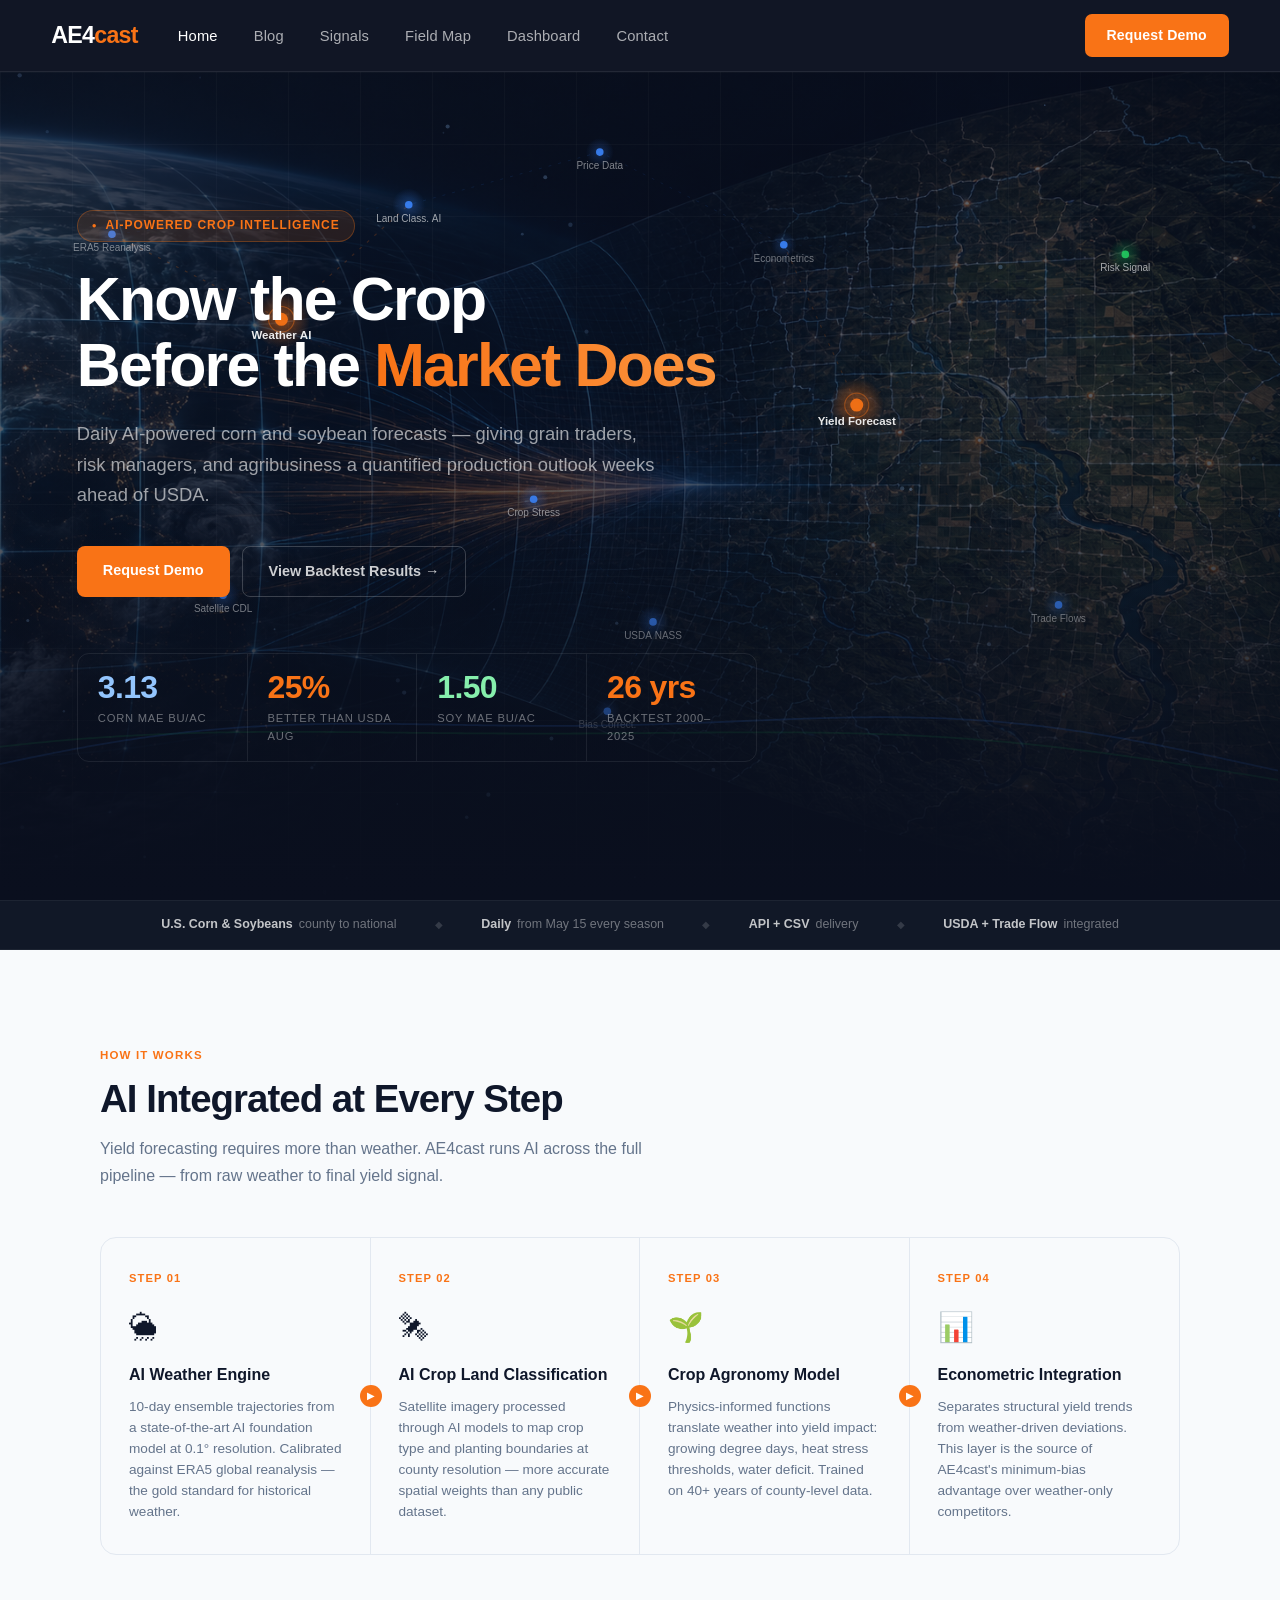
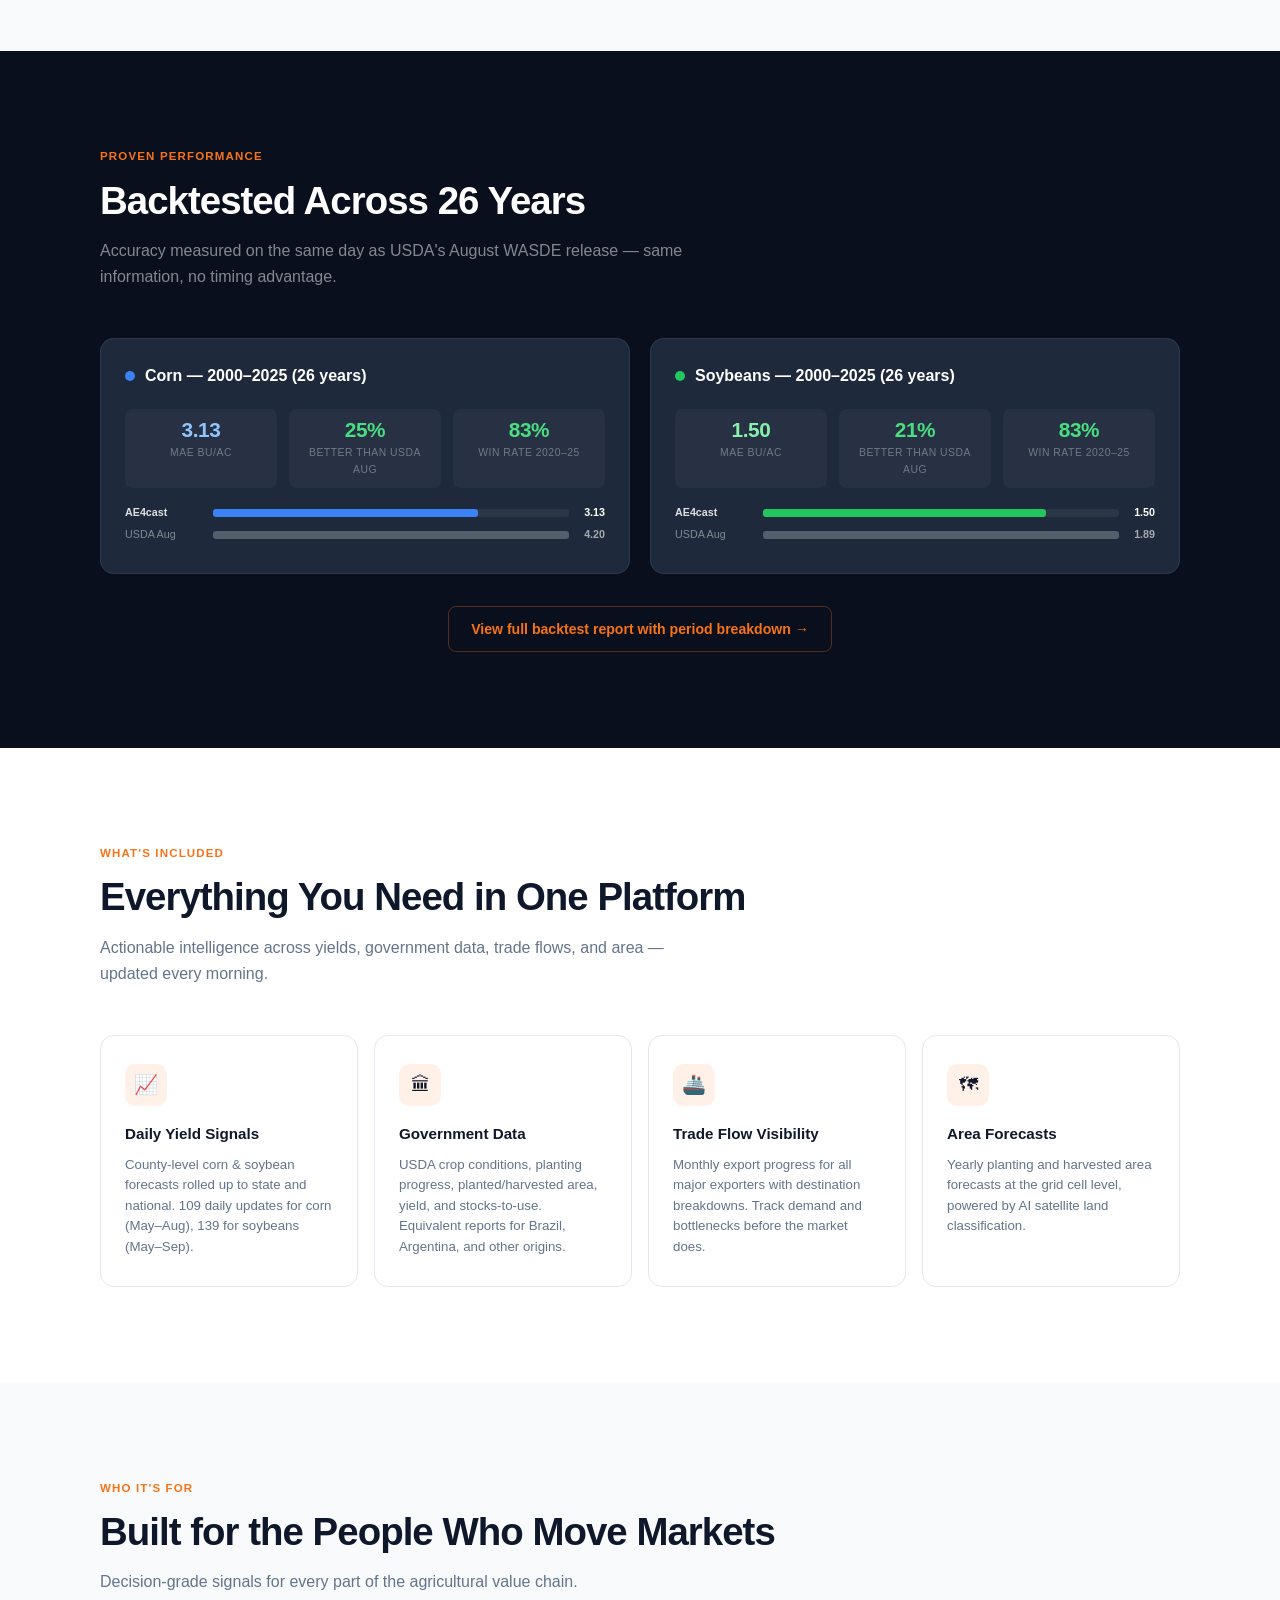
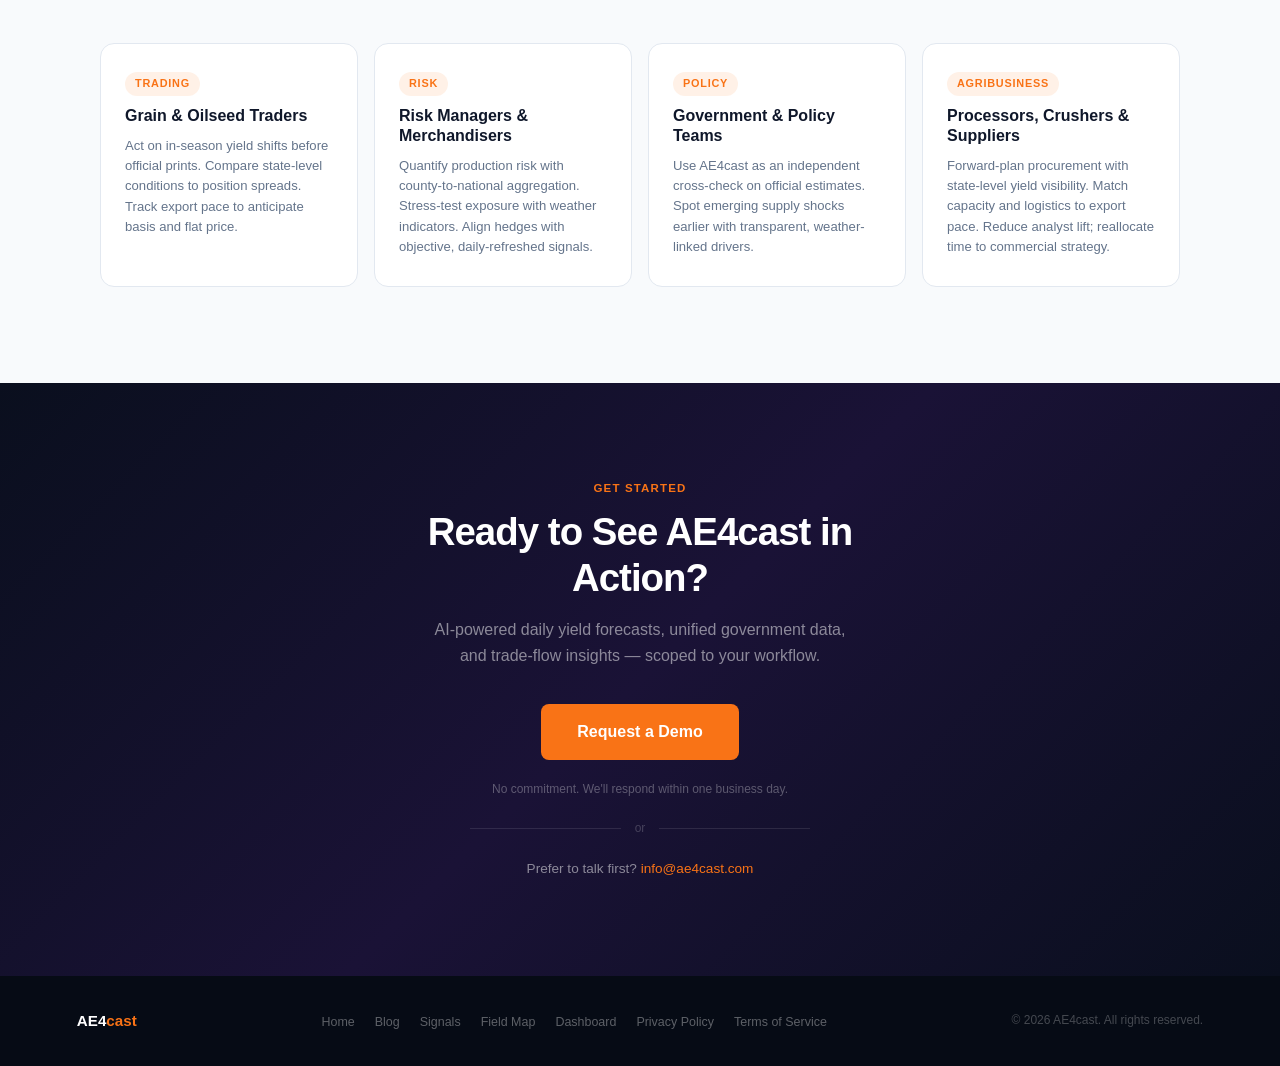
<file: index.html>
<!DOCTYPE html>
<html lang="en">
<head>
<meta charset="UTF-8">
<meta name="viewport" content="width=device-width, initial-scale=1.0">
<title>AE4cast — Daily Global Crop Intelligence</title>
<link href="https://assets.calendly.com/assets/external/widget.css" rel="stylesheet">
<script src="https://assets.calendly.com/assets/external/widget.js" type="text/javascript" async></script>
<style>
  *, *::before, *::after { box-sizing: border-box; margin: 0; padding: 0; }

  :root {
    --orange:    #f97316;
    --orange-dk: #ea6c0a;
    --dark:      #0a0f1e;
    --dark2:     #111827;
    --dark3:     #1e293b;
    --slate:     #334155;
    --muted:     #64748b;
    --border:    #1e293b;
    --border-lt: #e2e8f0;
    --white:     #ffffff;
    --offwhite:  #f8fafc;
    --corn:      #3b82f6;
    --soy:       #22c55e;
    --text-dark: #0f172a;
  }

  html { scroll-behavior: smooth; }

  body {
    font-family: "Inter", "Helvetica Neue", Arial, sans-serif;
    background: var(--white);
    color: var(--text-dark);
    line-height: 1.6;
    font-size: 16px;
  }

  a { color: inherit; text-decoration: none; }
  img { display: block; max-width: 100%; }

  /* ── NAV ──────────────────────────────────────────────────── */
  .nav {
    position: sticky;
    top: 0;
    z-index: 100;
    background: rgba(10, 15, 30, 0.97);
    backdrop-filter: blur(14px);
    border-bottom: 1px solid rgba(255,255,255,0.08);
    padding: 0 clamp(24px, 4vw, 72px);
    display: flex;
    align-items: center;
    height: 72px;
    gap: 40px;
  }
  .nav-logo {
    font-size: 1.45rem;
    font-weight: 900;
    letter-spacing: -0.03em;
    color: var(--white);
    flex-shrink: 0;
  }
  .nav-logo span { color: var(--orange); }
  .nav-links {
    display: flex;
    gap: 36px;
    list-style: none;
    flex: 1;
  }
  .nav-links a {
    font-size: 0.92rem;
    font-weight: 500;
    color: rgba(255,255,255,0.65);
    transition: color 0.15s;
    letter-spacing: 0.01em;
  }
  .nav-links a:hover, .nav-links a.active { color: var(--white); }
  .nav-cta {
    background: var(--orange);
    color: var(--white);
    font-size: 0.88rem;
    font-weight: 700;
    padding: 10px 22px;
    border-radius: 7px;
    transition: background 0.15s;
    flex-shrink: 0;
    letter-spacing: 0.01em;
  }
  .nav-cta:hover { background: var(--orange-dk); }

  /* ── HERO ─────────────────────────────────────────────────── */
  .hero {
    background:
      linear-gradient(160deg, rgba(13,20,36,0.75) 0%, rgba(10,15,30,0.65) 40%, rgba(12,21,32,0.75) 100%),
      url('image/ae4casthomepage1.png') center / cover no-repeat;
    min-height: calc(100vh - 72px);
    display: flex;
    flex-direction: column;
    justify-content: center;
    padding: clamp(48px, 8vw, 100px) clamp(20px, 6vw, 80px);
    position: relative;
    overflow: hidden;
  }
  #hero-canvas {
    position: absolute;
    top: 0; left: 0;
    width: 100%; height: 100%;
    z-index: 0;
  }
  /* subtle grid lines — sit above canvas */
  .hero::before {
    content: "";
    position: absolute;
    inset: 0;
    z-index: 1;
    background-image:
      linear-gradient(rgba(255,255,255,0.025) 1px, transparent 1px),
      linear-gradient(90deg, rgba(255,255,255,0.025) 1px, transparent 1px);
    background-size: 72px 72px;
    pointer-events: none;
  }
  /* fade grid toward bottom — sit above canvas */
  .hero::after {
    content: "";
    position: absolute;
    inset: 0;
    z-index: 1;
    background: linear-gradient(to bottom, transparent 50%, #0a0f1e 100%);
    pointer-events: none;
  }
  .hero-inner {
    max-width: 760px;
    position: relative;
    z-index: 2;
  }
  .hero-eyebrow {
    display: inline-flex;
    align-items: center;
    gap: 8px;
    background: rgba(249,115,22,0.12);
    border: 1px solid rgba(249,115,22,0.3);
    border-radius: 20px;
    padding: 5px 14px;
    font-size: 0.75rem;
    font-weight: 600;
    letter-spacing: 0.08em;
    text-transform: uppercase;
    color: var(--orange);
    margin-bottom: 24px;
  }
  .hero-eyebrow::before { content: "●"; font-size: 0.5rem; }
  .hero h1 {
    font-size: clamp(2.2rem, 5.5vw, 3.8rem);
    font-weight: 800;
    line-height: 1.1;
    letter-spacing: -0.03em;
    color: var(--white);
    margin-bottom: 20px;
  }
  .hero h1 em {
    font-style: normal;
    background: linear-gradient(90deg, var(--orange) 0%, #fb923c 100%);
    -webkit-background-clip: text;
    -webkit-text-fill-color: transparent;
    background-clip: text;
  }
  .hero-sub {
    font-size: clamp(1rem, 2vw, 1.15rem);
    color: rgba(255,255,255,0.6);
    max-width: 580px;
    margin-bottom: 36px;
    line-height: 1.65;
  }
  .hero-actions {
    display: flex;
    gap: 12px;
    flex-wrap: wrap;
    margin-bottom: 56px;
  }
  .btn-primary {
    background: var(--orange);
    color: var(--white);
    font-size: 0.9rem;
    font-weight: 700;
    padding: 13px 26px;
    border-radius: 8px;
    transition: background 0.15s, transform 0.1s;
  }
  .btn-primary:hover { background: var(--orange-dk); transform: translateY(-1px); }
  .btn-outline {
    background: transparent;
    color: rgba(255,255,255,0.8);
    font-size: 0.9rem;
    font-weight: 600;
    padding: 13px 26px;
    border-radius: 8px;
    border: 1px solid rgba(255,255,255,0.2);
    transition: border-color 0.15s, color 0.15s;
  }
  .btn-outline:hover { border-color: rgba(255,255,255,0.5); color: var(--white); }

  /* hero metrics */
  .hero-metrics {
    display: flex;
    flex-wrap: wrap;
    gap: 0;
    border: 1px solid rgba(255,255,255,0.08);
    border-radius: 12px;
    overflow: hidden;
    max-width: 680px;
  }
  .hm-item {
    flex: 1;
    min-width: 140px;
    padding: 16px 20px;
    border-right: 1px solid rgba(255,255,255,0.08);
  }
  .hm-item:last-child { border-right: none; }
  .hm-val {
    font-size: clamp(1.4rem, 3vw, 2rem);
    font-weight: 800;
    letter-spacing: -0.02em;
    color: var(--white);
    display: block;
    line-height: 1.1;
  }
  .hm-val.orange { color: var(--orange); }
  .hm-val.blue   { color: #93c5fd; }
  .hm-val.green  { color: #86efac; }
  .hm-lbl {
    font-size: 0.7rem;
    text-transform: uppercase;
    letter-spacing: 0.07em;
    color: rgba(255,255,255,0.4);
    margin-top: 4px;
  }

  /* ── TRUST BAR ────────────────────────────────────────────── */
  .trust-bar {
    background: var(--dark2);
    border-top: 1px solid rgba(255,255,255,0.05);
    border-bottom: 1px solid rgba(255,255,255,0.05);
    padding: 14px clamp(20px, 4vw, 60px);
    display: flex;
    align-items: center;
    justify-content: center;
    gap: clamp(16px, 3vw, 48px);
    flex-wrap: wrap;
  }
  .trust-item {
    font-size: 0.78rem;
    color: rgba(255,255,255,0.4);
    display: flex;
    align-items: center;
    gap: 6px;
  }
  .trust-item strong { color: rgba(255,255,255,0.75); font-weight: 600; }
  .trust-sep { color: rgba(255,255,255,0.15); font-size: 0.6rem; }

  /* ── SECTIONS SHARED ──────────────────────────────────────── */
  section { padding: clamp(56px, 8vw, 96px) clamp(20px, 6vw, 80px); }
  .section-inner { max-width: 1080px; margin: 0 auto; }
  .section-eyebrow {
    font-size: 0.72rem;
    font-weight: 700;
    letter-spacing: 0.1em;
    text-transform: uppercase;
    color: var(--orange);
    margin-bottom: 12px;
  }
  .section-h {
    font-size: clamp(1.6rem, 3.5vw, 2.4rem);
    font-weight: 800;
    letter-spacing: -0.025em;
    line-height: 1.2;
    margin-bottom: 14px;
  }
  .section-sub {
    font-size: 1rem;
    color: var(--muted);
    max-width: 600px;
    line-height: 1.65;
    margin-bottom: 48px;
  }

  /* ── HOW IT WORKS ─────────────────────────────────────────── */
  .how-section { background: var(--offwhite); }
  .how-steps {
    display: grid;
    grid-template-columns: repeat(auto-fit, minmax(220px, 1fr));
    gap: 0;
    border: 1px solid var(--border-lt);
    border-radius: 16px;
    overflow: hidden;
  }
  .how-step {
    padding: 32px 28px;
    border-right: 1px solid var(--border-lt);
    position: relative;
  }
  .how-step:last-child { border-right: none; }
  .step-num {
    font-size: 0.7rem;
    font-weight: 700;
    letter-spacing: 0.1em;
    text-transform: uppercase;
    color: var(--orange);
    margin-bottom: 16px;
  }
  .step-icon {
    font-size: 1.8rem;
    margin-bottom: 12px;
  }
  .step-title {
    font-size: 1rem;
    font-weight: 700;
    margin-bottom: 8px;
  }
  .step-body {
    font-size: 0.85rem;
    color: var(--muted);
    line-height: 1.55;
  }
  .step-arrow {
    position: absolute;
    top: 50%;
    right: -12px;
    transform: translateY(-50%);
    background: var(--orange);
    color: white;
    width: 22px;
    height: 22px;
    border-radius: 50%;
    display: flex;
    align-items: center;
    justify-content: center;
    font-size: 0.65rem;
    z-index: 1;
  }
  .how-step:last-child .step-arrow { display: none; }

  /* ── PERFORMANCE ──────────────────────────────────────────── */
  .perf-section { background: var(--dark); }
  .perf-section .section-h { color: var(--white); }
  .perf-section .section-eyebrow { color: var(--orange); }
  .perf-section .section-sub { color: rgba(255,255,255,0.5); }

  .perf-grid {
    display: grid;
    grid-template-columns: 1fr 1fr;
    gap: 20px;
    margin-bottom: 32px;
  }
  @media (max-width: 640px) { .perf-grid { grid-template-columns: 1fr; } }

  .perf-card {
    background: var(--dark3);
    border: 1px solid rgba(255,255,255,0.07);
    border-radius: 14px;
    padding: 24px;
  }
  .perf-card-header {
    display: flex;
    align-items: center;
    gap: 10px;
    margin-bottom: 20px;
  }
  .perf-card-header h3 { color: var(--white); font-size: 1rem; font-weight: 700; }
  .crop-dot {
    width: 10px; height: 10px; border-radius: 50%; flex-shrink: 0;
  }
  .crop-dot.corn { background: var(--corn); }
  .crop-dot.soy  { background: var(--soy); }
  .perf-stat-row {
    display: flex;
    gap: 12px;
    margin-bottom: 16px;
  }
  .ps {
    flex: 1;
    background: rgba(255,255,255,0.04);
    border-radius: 8px;
    padding: 10px 12px;
    text-align: center;
  }
  .ps-val {
    font-size: 1.3rem;
    font-weight: 800;
    display: block;
    line-height: 1.1;
    letter-spacing: -0.02em;
  }
  .ps-val.corn { color: #93c5fd; }
  .ps-val.soy  { color: #86efac; }
  .ps-val.win  { color: #4ade80; }
  .ps-lbl {
    font-size: 0.65rem;
    text-transform: uppercase;
    letter-spacing: 0.05em;
    color: rgba(255,255,255,0.35);
    margin-top: 3px;
  }
  /* mini bar inside perf card */
  .mini-bars { margin-top: 4px; }
  .mini-bar-row {
    display: flex;
    align-items: center;
    gap: 8px;
    margin-bottom: 5px;
  }
  .mbl { font-size: 0.67rem; color: rgba(255,255,255,0.45); width: 80px; flex-shrink: 0; }
  .mbl.hl { color: rgba(255,255,255,0.85); font-weight: 700; }
  .mb-outer { flex: 1; background: rgba(255,255,255,0.06); border-radius: 3px; height: 8px; }
  .mb-inner { height: 100%; border-radius: 3px; }
  .mb-inner.ae { background: var(--corn); }
  .mb-inner.ae-soy { background: var(--soy); }
  .mb-inner.usda { background: rgba(255,255,255,0.2); }
  .mb-val { font-size: 0.67rem; font-weight: 600; width: 28px; text-align: right; color: rgba(255,255,255,0.6); }
  .mb-val.hl { color: var(--white); }

  .perf-cta {
    text-align: center;
    margin-top: 8px;
  }
  .perf-cta a {
    display: inline-flex;
    align-items: center;
    gap: 6px;
    color: var(--orange);
    font-size: 0.88rem;
    font-weight: 600;
    border: 1px solid rgba(249,115,22,0.3);
    border-radius: 8px;
    padding: 11px 22px;
    transition: background 0.15s, border-color 0.15s;
  }
  .perf-cta a:hover { background: rgba(249,115,22,0.1); border-color: var(--orange); }

  /* ── FEATURES ─────────────────────────────────────────────── */
  .features-grid {
    display: grid;
    grid-template-columns: repeat(auto-fit, minmax(230px, 1fr));
    gap: 16px;
  }
  .feature-card {
    background: var(--white);
    border: 1px solid var(--border-lt);
    border-radius: 14px;
    padding: 28px 24px;
    transition: box-shadow 0.2s, transform 0.2s;
  }
  .feature-card:hover {
    box-shadow: 0 8px 32px rgba(0,0,0,0.08);
    transform: translateY(-2px);
  }
  .feature-icon {
    width: 42px;
    height: 42px;
    background: rgba(249,115,22,0.1);
    border-radius: 10px;
    display: flex;
    align-items: center;
    justify-content: center;
    font-size: 1.2rem;
    margin-bottom: 16px;
  }
  .feature-card h3 {
    font-size: 0.95rem;
    font-weight: 700;
    margin-bottom: 8px;
  }
  .feature-card p {
    font-size: 0.83rem;
    color: var(--muted);
    line-height: 1.55;
  }

  /* ── AUDIENCE ─────────────────────────────────────────────── */
  .audience-section { background: var(--offwhite); }
  .audience-grid {
    display: grid;
    grid-template-columns: repeat(auto-fit, minmax(240px, 1fr));
    gap: 16px;
  }
  .audience-card {
    background: var(--white);
    border: 1px solid var(--border-lt);
    border-radius: 14px;
    padding: 28px 24px;
    display: flex;
    flex-direction: column;
    gap: 10px;
  }
  .audience-tag {
    display: inline-block;
    background: rgba(249,115,22,0.1);
    color: var(--orange);
    font-size: 0.68rem;
    font-weight: 700;
    letter-spacing: 0.07em;
    text-transform: uppercase;
    padding: 3px 10px;
    border-radius: 20px;
    align-self: flex-start;
  }
  .audience-card h3 {
    font-size: 1rem;
    font-weight: 700;
    line-height: 1.25;
  }
  .audience-card p {
    font-size: 0.82rem;
    color: var(--muted);
    line-height: 1.55;
    flex: 1;
  }
  .audience-card .aud-link {
    font-size: 0.8rem;
    font-weight: 600;
    color: var(--orange);
    display: flex;
    align-items: center;
    gap: 4px;
  }

  /* ── CTA ──────────────────────────────────────────────────── */
  .cta-section {
    background: linear-gradient(135deg, #0a0f1e 0%, #1a1236 50%, #0a0f1e 100%);
    text-align: center;
  }
  .cta-section .section-h { color: var(--white); max-width: 520px; margin: 0 auto 12px; }
  .cta-section .section-eyebrow { justify-content: center; display: flex; }
  .cta-sub { color: rgba(255,255,255,0.5); font-size: 1rem; margin-bottom: 36px; }
  .cta-form {
    display: flex;
    gap: 10px;
    justify-content: center;
    flex-wrap: wrap;
    margin-bottom: 16px;
  }
  .cta-form input {
    padding: 13px 18px;
    border-radius: 8px;
    border: 1px solid rgba(255,255,255,0.15);
    background: rgba(255,255,255,0.07);
    color: var(--white);
    font-size: 0.9rem;
    width: 280px;
    outline: none;
    transition: border-color 0.15s;
  }
  .cta-form input::placeholder { color: rgba(255,255,255,0.3); }
  .cta-form input:focus { border-color: var(--orange); }
  .cta-note { font-size: 0.75rem; color: rgba(255,255,255,0.3); }
  .cta-divider {
    display: flex;
    align-items: center;
    gap: 14px;
    max-width: 340px;
    margin: 20px auto;
    color: rgba(255,255,255,0.2);
    font-size: 0.75rem;
  }
  .cta-divider::before, .cta-divider::after {
    content: ""; flex: 1; height: 1px; background: rgba(255,255,255,0.1);
  }
  .cta-contact {
    font-size: 0.85rem;
    color: rgba(255,255,255,0.5);
  }
  .cta-contact a { color: var(--orange); }

  /* ── FOOTER ───────────────────────────────────────────────── */
  .footer {
    background: #060b15;
    padding: 32px clamp(20px, 6vw, 80px);
    display: flex;
    align-items: center;
    justify-content: space-between;
    flex-wrap: wrap;
    gap: 16px;
  }
  .footer-logo { font-size: 0.95rem; font-weight: 800; color: var(--white); }
  .footer-logo span { color: var(--orange); }
  .footer-links {
    display: flex;
    gap: 20px;
    list-style: none;
    flex-wrap: wrap;
  }
  .footer-links a {
    font-size: 0.78rem;
    color: rgba(255,255,255,0.35);
    transition: color 0.15s;
  }
  .footer-links a:hover { color: rgba(255,255,255,0.7); }
  .footer-copy { font-size: 0.75rem; color: rgba(255,255,255,0.25); }

  /* ── MODAL ────────────────────────────────────────────────── */
  .modal-overlay {
    display: none;
    position: fixed;
    inset: 0;
    background: rgba(5, 8, 20, 0.82);
    backdrop-filter: blur(6px);
    z-index: 500;
    align-items: center;
    justify-content: center;
    padding: 20px;
  }
  .modal-overlay.active { display: flex; }
  .modal {
    background: #fff;
    border-radius: 16px;
    padding: clamp(28px, 4vw, 44px);
    width: 100%;
    max-width: 560px;
    max-height: 90vh;
    overflow-y: auto;
    position: relative;
    box-shadow: 0 32px 80px rgba(0,0,0,0.4);
  }
  .modal-close {
    position: absolute;
    top: 16px;
    right: 18px;
    background: none;
    border: none;
    font-size: 1.4rem;
    line-height: 1;
    cursor: pointer;
    color: var(--muted);
    padding: 4px 8px;
    border-radius: 4px;
    transition: background 0.15s;
  }
  .modal-close:hover { background: var(--offwhite); }
  .modal-eyebrow {
    font-size: 0.68rem;
    font-weight: 700;
    letter-spacing: 0.1em;
    text-transform: uppercase;
    color: var(--orange);
    margin-bottom: 6px;
  }
  .modal h2 {
    font-size: 1.35rem;
    font-weight: 800;
    letter-spacing: -0.02em;
    margin-bottom: 6px;
  }
  .modal-sub {
    font-size: 0.85rem;
    color: var(--muted);
    margin-bottom: 24px;
    line-height: 1.5;
  }
  .form-row {
    display: grid;
    grid-template-columns: 1fr 1fr;
    gap: 12px;
    margin-bottom: 12px;
  }
  @media (max-width: 480px) { .form-row { grid-template-columns: 1fr; } }
  .form-field {
    display: flex;
    flex-direction: column;
    gap: 5px;
    margin-bottom: 12px;
  }
  .form-field label {
    font-size: 0.78rem;
    font-weight: 600;
    color: var(--text-dark);
  }
  .form-field label .opt {
    font-weight: 400;
    color: var(--muted);
    font-size: 0.72rem;
    margin-left: 4px;
  }
  .form-field input,
  .form-field select,
  .form-field textarea {
    padding: 10px 13px;
    border: 1.5px solid var(--border-lt);
    border-radius: 8px;
    font-size: 0.88rem;
    font-family: inherit;
    color: var(--text-dark);
    background: var(--white);
    outline: none;
    transition: border-color 0.15s;
    width: 100%;
  }
  .form-field input:focus,
  .form-field select:focus,
  .form-field textarea:focus { border-color: var(--orange); }
  .form-field textarea { resize: vertical; min-height: 80px; line-height: 1.5; }
  .form-field select { cursor: pointer; appearance: none; background-image: url("data:image/svg+xml,%3Csvg xmlns='http://www.w3.org/2000/svg' width='12' height='12' viewBox='0 0 12 12'%3E%3Cpath fill='%2364748b' d='M6 8L1 3h10z'/%3E%3C/svg%3E"); background-repeat: no-repeat; background-position: right 12px center; padding-right: 32px; }
  .form-divider {
    font-size: 0.72rem;
    font-weight: 700;
    letter-spacing: 0.08em;
    text-transform: uppercase;
    color: var(--muted);
    padding: 8px 0 10px;
    border-top: 1px solid var(--border-lt);
    margin: 4px 0 12px;
  }
  .modal-submit {
    width: 100%;
    background: var(--orange);
    color: white;
    font-size: 0.95rem;
    font-weight: 700;
    padding: 14px;
    border: none;
    border-radius: 8px;
    cursor: pointer;
    margin-top: 8px;
    transition: background 0.15s;
  }
  .modal-submit:hover { background: var(--orange-dk); }
  .modal-legal {
    font-size: 0.7rem;
    color: var(--muted);
    text-align: center;
    margin-top: 12px;
    line-height: 1.5;
  }
  /* success state */
  .modal-success {
    display: none;
    text-align: center;
    padding: 24px 0;
  }
  .modal-success.active { display: block; }
  .modal-success .check {
    font-size: 2.5rem;
    margin-bottom: 12px;
  }
  .modal-success h3 { font-size: 1.2rem; font-weight: 800; margin-bottom: 8px; }
  .modal-success p { font-size: 0.88rem; color: var(--muted); }
  .modal-form-wrap.hidden { display: none; }
  .modal-booking { display: none; }
  .modal-booking.active { display: block; }
  .modal-message-step { display: none; }
  .modal-message-step.active { display: block; }

  /* ── HAMBURGER BUTTON ───────────────────────────────────── */
  .nav-hamburger {
    display: none;
    flex-direction: column;
    gap: 5px;
    background: none;
    border: none;
    cursor: pointer;
    padding: 6px;
    margin-left: auto;
    flex-shrink: 0;
  }
  .nav-hamburger span {
    display: block;
    width: 22px;
    height: 2px;
    background: rgba(255,255,255,0.85);
    border-radius: 2px;
    transition: transform 0.22s, opacity 0.22s;
  }
  .nav-hamburger.open span:nth-child(1) { transform: translateY(7px) rotate(45deg); }
  .nav-hamburger.open span:nth-child(2) { opacity: 0; }
  .nav-hamburger.open span:nth-child(3) { transform: translateY(-7px) rotate(-45deg); }

  @media (max-width: 640px) {
    .nav { flex-wrap: wrap; height: auto; min-height: 72px; padding-top: 0; padding-bottom: 0; }
    .nav-hamburger { display: flex; }
    .nav-cta { display: none; }
    .nav-links {
      display: none;
      width: 100%;
      flex-direction: column;
      gap: 0;
      padding: 4px 0 12px;
      flex: none;
    }
    .nav-links.open { display: flex; }
    .nav-links li { border-top: 1px solid rgba(255,255,255,0.06); }
    .nav-links a { display: block; padding: 12px 4px; font-size: 1rem; color: rgba(255,255,255,0.75); }
    .hero-metrics { display: grid; grid-template-columns: 1fr 1fr; }
    .hero-metrics .hm-item { min-width: 0; padding: 14px 16px; border-right: none; border-bottom: 1px solid rgba(255,255,255,0.08); }
    .hero-metrics .hm-item:nth-child(odd) { border-right: 1px solid rgba(255,255,255,0.08); }
    .hero-metrics .hm-item:nth-last-child(-n+2) { border-bottom: none; }
    .trust-sep { display: none; }
    .step-arrow { display: none; }
    .how-step { border-right: none; border-bottom: 1px solid var(--border-lt); }
    .how-step:last-child { border-bottom: none; }
  }
</style>
</head>
<body>

<!-- NAV -->
<nav class="nav">
  <span class="nav-logo">AE4<span>cast</span></span>
  <ul class="nav-links">
    <li><a href="index.html" class="active">Home</a></li>
    <li><a href="blog.html">Blog</a></li>
    <li><a href="signals.html">Signals</a></li>
    <li><a href="map/index.html">Field Map</a></li>
    <li><a href="dashboard.html">Dashboard</a></li>
    <li><a href="contact.html">Contact</a></li>
  </ul>
  <a href="#" class="nav-cta" onclick="openModal();return false;">Request Demo</a>
  <button class="nav-hamburger" id="nav-hamburger" aria-label="Open menu" onclick="toggleMobileNav()">
    <span></span><span></span><span></span>
  </button>
</nav>

<!-- HERO -->
<section class="hero">
  <canvas id="hero-canvas"></canvas>
  <div class="hero-inner">
    <span class="hero-eyebrow">AI-Powered Crop Intelligence</span>
    <h1>Know the Crop<br>Before the <em>Market Does</em></h1>
    <p class="hero-sub">
      Daily AI-powered corn and soybean forecasts — giving grain traders,
      risk managers, and agribusiness a quantified production outlook
      weeks ahead of USDA.
    </p>
    <div class="hero-actions">
      <a href="#" class="btn-primary" onclick="openModal();return false;">Request Demo</a>
      <a href="performance.html" class="btn-outline">View Backtest Results →</a>
    </div>
    <div class="hero-metrics">
      <div class="hm-item">
        <span class="hm-val blue">3.13</span>
        <div class="hm-lbl">Corn MAE bu/ac</div>
      </div>
      <div class="hm-item">
        <span class="hm-val orange">25%</span>
        <div class="hm-lbl">Better than USDA Aug</div>
      </div>
      <div class="hm-item">
        <span class="hm-val green">1.50</span>
        <div class="hm-lbl">Soy MAE bu/ac</div>
      </div>
      <div class="hm-item">
        <span class="hm-val orange">26 yrs</span>
        <div class="hm-lbl">Backtest 2000–2025</div>
      </div>
    </div>
  </div>
</section>

<!-- TRUST BAR -->
<div class="trust-bar">
  <div class="trust-item"><strong>U.S. Corn &amp; Soybeans</strong> county to national</div>
  <div class="trust-sep">◆</div>
  <div class="trust-item"><strong>Daily</strong> from May 15 every season</div>
  <div class="trust-sep">◆</div>
  <div class="trust-item"><strong>API + CSV</strong> delivery</div>
  <div class="trust-sep">◆</div>
  <div class="trust-item"><strong>USDA + Trade Flow</strong> integrated</div>
</div>

<!-- HOW IT WORKS -->
<section class="how-section">
  <div class="section-inner">
    <p class="section-eyebrow">How It Works</p>
    <h2 class="section-h">AI Integrated at Every Step</h2>
    <p class="section-sub">Yield forecasting requires more than weather. AE4cast runs AI across the full pipeline — from raw weather to final yield signal.</p>
    <div class="how-steps">
      <div class="how-step">
        <div class="step-num">Step 01</div>
        <div class="step-icon">🌦</div>
        <div class="step-title">AI Weather Engine</div>
        <p class="step-body">10-day ensemble trajectories from a state-of-the-art AI foundation model at 0.1° resolution. Calibrated against ERA5 global reanalysis — the gold standard for historical weather.</p>
        <div class="step-arrow">▶</div>
      </div>
      <div class="how-step">
        <div class="step-num">Step 02</div>
        <div class="step-icon">🛰</div>
        <div class="step-title">AI Crop Land Classification</div>
        <p class="step-body">Satellite imagery processed through AI models to map crop type and planting boundaries at county resolution — more accurate spatial weights than any public dataset.</p>
        <div class="step-arrow">▶</div>
      </div>
      <div class="how-step">
        <div class="step-num">Step 03</div>
        <div class="step-icon">🌱</div>
        <div class="step-title">Crop Agronomy Model</div>
        <p class="step-body">Physics-informed functions translate weather into yield impact: growing degree days, heat stress thresholds, water deficit. Trained on 40+ years of county-level data.</p>
        <div class="step-arrow">▶</div>
      </div>
      <div class="how-step">
        <div class="step-num">Step 04</div>
        <div class="step-icon">📊</div>
        <div class="step-title">Econometric Integration</div>
        <p class="step-body">Separates structural yield trends from weather-driven deviations. This layer is the source of AE4cast's minimum-bias advantage over weather-only competitors.</p>
      </div>
    </div>
  </div>
</section>

<!-- PERFORMANCE PREVIEW -->
<section class="perf-section">
  <div class="section-inner">
    <p class="section-eyebrow">Proven Performance</p>
    <h2 class="section-h" style="color:white">Backtested Across 26 Years</h2>
    <p class="section-sub">Accuracy measured on the same day as USDA's August WASDE release — same information, no timing advantage.</p>

    <div class="perf-grid">
      <!-- Corn card -->
      <div class="perf-card">
        <div class="perf-card-header">
          <span class="crop-dot corn"></span>
          <h3>Corn — 2000–2025 (26 years)</h3>
        </div>
        <div class="perf-stat-row">
          <div class="ps">
            <span class="ps-val corn">3.13</span>
            <div class="ps-lbl">MAE bu/ac</div>
          </div>
          <div class="ps">
            <span class="ps-val win">25%</span>
            <div class="ps-lbl">better than USDA Aug</div>
          </div>
          <div class="ps">
            <span class="ps-val win">83%</span>
            <div class="ps-lbl">win rate 2020–25</div>
          </div>
        </div>
        <div class="mini-bars">
          <div class="mini-bar-row">
            <span class="mbl hl">AE4cast</span>
            <div class="mb-outer"><div class="mb-inner ae" style="width:74.5%"></div></div>
            <span class="mb-val hl">3.13</span>
          </div>
          <div class="mini-bar-row">
            <span class="mbl">USDA Aug</span>
            <div class="mb-outer"><div class="mb-inner usda" style="width:100%"></div></div>
            <span class="mb-val">4.20</span>
          </div>
        </div>
      </div>

      <!-- Soy card -->
      <div class="perf-card">
        <div class="perf-card-header">
          <span class="crop-dot soy"></span>
          <h3>Soybeans — 2000–2025 (26 years)</h3>
        </div>
        <div class="perf-stat-row">
          <div class="ps">
            <span class="ps-val soy">1.50</span>
            <div class="ps-lbl">MAE bu/ac</div>
          </div>
          <div class="ps">
            <span class="ps-val win">21%</span>
            <div class="ps-lbl">better than USDA Aug</div>
          </div>
          <div class="ps">
            <span class="ps-val win">83%</span>
            <div class="ps-lbl">win rate 2020–25</div>
          </div>
        </div>
        <div class="mini-bars">
          <div class="mini-bar-row">
            <span class="mbl hl">AE4cast</span>
            <div class="mb-outer"><div class="mb-inner ae-soy" style="width:79.4%"></div></div>
            <span class="mb-val hl">1.50</span>
          </div>
          <div class="mini-bar-row">
            <span class="mbl">USDA Aug</span>
            <div class="mb-outer"><div class="mb-inner usda" style="width:100%"></div></div>
            <span class="mb-val">1.89</span>
          </div>
        </div>
      </div>
    </div>

    <div class="perf-cta">
      <a href="performance.html">View full backtest report with period breakdown →</a>
    </div>
  </div>
</section>

<!-- FEATURES -->
<section>
  <div class="section-inner">
    <p class="section-eyebrow">What's Included</p>
    <h2 class="section-h">Everything You Need in One Platform</h2>
    <p class="section-sub">Actionable intelligence across yields, government data, trade flows, and area — updated every morning.</p>
    <div class="features-grid">
      <div class="feature-card">
        <div class="feature-icon">📈</div>
        <h3>Daily Yield Signals</h3>
        <p>County-level corn &amp; soybean forecasts rolled up to state and national. 109 daily updates for corn (May–Aug), 139 for soybeans (May–Sep).</p>
      </div>
      <div class="feature-card">
        <div class="feature-icon">🏛</div>
        <h3>Government Data</h3>
        <p>USDA crop conditions, planting progress, planted/harvested area, yield, and stocks-to-use. Equivalent reports for Brazil, Argentina, and other origins.</p>
      </div>
      <div class="feature-card">
        <div class="feature-icon">🚢</div>
        <h3>Trade Flow Visibility</h3>
        <p>Monthly export progress for all major exporters with destination breakdowns. Track demand and bottlenecks before the market does.</p>
      </div>
      <div class="feature-card">
        <div class="feature-icon">🗺</div>
        <h3>Area Forecasts</h3>
        <p>Yearly planting and harvested area forecasts at the grid cell level, powered by AI satellite land classification.</p>
      </div>
    </div>
  </div>
</section>

<!-- AUDIENCE -->
<section class="audience-section">
  <div class="section-inner">
    <p class="section-eyebrow">Who It's For</p>
    <h2 class="section-h">Built for the People Who Move Markets</h2>
    <p class="section-sub">Decision-grade signals for every part of the agricultural value chain.</p>
    <div class="audience-grid">
      <div class="audience-card">
        <span class="audience-tag">Trading</span>
        <h3>Grain &amp; Oilseed Traders</h3>
        <p>Act on in-season yield shifts before official prints. Compare state-level conditions to position spreads. Track export pace to anticipate basis and flat price.</p>
      </div>
      <div class="audience-card">
        <span class="audience-tag">Risk</span>
        <h3>Risk Managers &amp; Merchandisers</h3>
        <p>Quantify production risk with county-to-national aggregation. Stress-test exposure with weather indicators. Align hedges with objective, daily-refreshed signals.</p>
      </div>
      <div class="audience-card">
        <span class="audience-tag">Policy</span>
        <h3>Government &amp; Policy Teams</h3>
        <p>Use AE4cast as an independent cross-check on official estimates. Spot emerging supply shocks earlier with transparent, weather-linked drivers.</p>
      </div>
      <div class="audience-card">
        <span class="audience-tag">Agribusiness</span>
        <h3>Processors, Crushers &amp; Suppliers</h3>
        <p>Forward-plan procurement with state-level yield visibility. Match capacity and logistics to export pace. Reduce analyst lift; reallocate time to commercial strategy.</p>
      </div>
    </div>
  </div>
</section>

<!-- CTA -->
<section class="cta-section" id="cta">
  <div class="section-inner" style="text-align:center">
    <p class="section-eyebrow" style="justify-content:center;display:flex">Get Started</p>
    <h2 class="section-h" style="color:white;margin:0 auto 16px">Ready to See AE4cast in Action?</h2>
    <p class="cta-sub">AI-powered daily yield forecasts, unified government data,<br>and trade-flow insights — scoped to your workflow.</p>
    <a href="#" class="btn-primary" onclick="openModal();return false;" style="display:inline-block;margin-bottom:20px;font-size:1rem;padding:15px 36px;">Request a Demo</a>
    <p class="cta-note">No commitment. We'll respond within one business day.</p>
    <div class="cta-divider">or</div>
    <p class="cta-contact">Prefer to talk first? <a href="mailto:info@ae4cast.com">info@ae4cast.com</a></p>
  </div>
</section>

<!-- FOOTER -->
<footer class="footer">
  <span class="footer-logo">AE4<span>cast</span></span>
  <ul class="footer-links">
    <li><a href="index.html">Home</a></li>
    <li><a href="blog.html">Blog</a></li>
    <li><a href="signals.html">Signals</a></li>
    <li><a href="map/index.html">Field Map</a></li>
    <li><a href="dashboard.html">Dashboard</a></li>
    <li><a href="privacy-policy.html">Privacy Policy</a></li>
    <li><a href="terms.html">Terms of Service</a></li>
  </ul>
  <span class="footer-copy">© 2026 AE4cast. All rights reserved.</span>
</footer>

<!-- ═══════════════════════════════════════════════ DEMO MODAL -->
<div id="demo-modal" class="modal-overlay" onclick="handleOverlayClick(event)">
  <div class="modal">
    <button class="modal-close" onclick="closeModal()" aria-label="Close">&#215;</button>

    <!-- Success state -->
    <div class="modal-success" id="modal-success">
      <div class="check">✅</div>
      <h3>Thanks — we'll be in touch!</h3>
      <p>Expect a reply within one business day.<br>
      Questions in the meantime? <a href="mailto:info@ae4cast.com" style="color:#f97316">info@ae4cast.com</a></p>
    </div>

    <!-- Error state -->
    <div class="modal-success" id="modal-error">
      <div class="check">⚠️</div>
      <h3>Something went wrong</h3>
      <p>Your message couldn't be sent. Please email us directly at<br>
      <a href="mailto:info@ae4cast.com" style="color:#f97316">info@ae4cast.com</a></p>
    </div>

    <!-- Message step (shown after "Just send a message") -->
    <div class="modal-message-step" id="modal-message-step">
      <div class="modal-eyebrow">Step 2 of 2 — Your Message</div>
      <h2>What's on your mind?</h2>
      <p class="modal-sub" style="margin-bottom:20px">We'll reply within one business day.</p>
      <div class="form-field">
        <textarea id="f-message" name="message" rows="5" placeholder="Tell us what you're working on, what data you need, or any questions you have…" style="min-height:120px;"></textarea>
      </div>
      <button type="button" class="modal-submit" id="msg-send-btn" style="margin-top:16px" onclick="sendMessage()">Send Message →</button>
      <p style="text-align:center;margin-top:12px">
        <a href="#" onclick="backToForm();return false;" style="font-size:0.82rem;color:#64748b;text-decoration:underline;text-underline-offset:3px;">← Back</a>
      </p>
    </div>

    <!-- Booking step (shown after form submit → book demo path) -->
    <div class="modal-booking" id="modal-booking">
      <div class="modal-eyebrow">Step 2 of 2 — Pick a Time</div>
      <h2>Book Your Demo</h2>
      <p class="modal-sub" style="margin-bottom:16px">Choose a 30-minute slot and you'll get a Zoom confirmation instantly.</p>
      <div id="calendly-embed" style="min-width:280px;height:520px;"></div>
      <p style="font-size:0.75rem;color:rgba(255,255,255,0.3);margin-top:12px;text-align:center">
        Can't find a time? Email us at <a href="mailto:info@ae4cast.com" style="color:#f97316">info@ae4cast.com</a>
      </p>
    </div>

    <!-- Form -->
    <div class="modal-form-wrap" id="modal-form-wrap">
      <div class="modal-eyebrow">Request a Demo</div>
      <h2>See AE4cast in Action</h2>
      <p class="modal-sub">Fill in your details — then pick a time or send us a message.</p>

      <form id="demo-form" name="demo-request" method="POST" data-netlify="true" onsubmit="return false;">
        <input type="hidden" name="form-name" value="demo-request">
        <div class="form-row">
          <div class="form-field">
            <label for="f-name">Full Name <span style="color:#ef4444">*</span></label>
            <input type="text" id="f-name" name="name" placeholder="Jane Smith" required>
          </div>
          <div class="form-field">
            <label for="f-email">Work Email <span style="color:#ef4444">*</span></label>
            <input type="email" id="f-email" name="email" placeholder="jane@company.com" required>
          </div>
        </div>
        <div class="form-row">
          <div class="form-field">
            <label for="f-company">Company <span style="color:#ef4444">*</span></label>
            <input type="text" id="f-company" name="company" placeholder="Acme Trading Co." required>
          </div>
          <div class="form-field">
            <label for="f-role">Role / Title <span style="color:#ef4444">*</span></label>
            <select id="f-role" name="role" required>
              <option value="" disabled selected>Select your role</option>
              <option>Trader / Portfolio Manager</option>
              <option>Risk Manager / Merchandiser</option>
              <option>Analyst / Researcher</option>
              <option>Procurement / Supply Chain</option>
              <option>Government / Policy</option>
              <option>Other</option>
            </select>
          </div>
        </div>

        <div class="form-divider">Optional — helps us prepare the right demo</div>

        <div class="form-field">
          <label for="f-usecase">How do you plan to use AE4cast? <span class="opt">(optional)</span></label>
          <textarea id="f-usecase" name="use_case" placeholder="e.g. Daily yield signals for corn futures positioning, managing procurement risk across crush operations…"></textarea>
        </div>
        <div class="form-field">
          <label for="f-providers">Data providers or tools you currently use <span class="opt">(optional)</span></label>
          <input type="text" id="f-providers" name="current_providers" placeholder="e.g. Bloomberg, USDA WASDE, Gro Intelligence…">
        </div>

        <button type="button" class="modal-submit" onclick="handleBookDemo()">Book a Demo →</button>
        <p style="text-align:center;margin-top:14px">
          <a href="#" onclick="handleMessageOnly();return false;" style="font-size:0.82rem;color:#64748b;text-decoration:underline;text-underline-offset:3px;">
            Just send a message — we'll follow up to schedule
          </a>
        </p>
        <p class="modal-legal">Your information is used only to follow up on this demo request and for internal market research. We do not sell or share your data with third parties.</p>
      </form>
    </div>
  </div>
</div>

<script>
  function openModal() {
    document.getElementById('demo-modal').classList.add('active');
    document.body.style.overflow = 'hidden';
  }
  function closeModal() {
    document.getElementById('demo-modal').classList.remove('active');
    document.body.style.overflow = '';
    // Reset all modal states for next open
    document.getElementById('modal-form-wrap').classList.remove('hidden');
    document.getElementById('modal-success').classList.remove('active');
    document.getElementById('modal-error').classList.remove('active');
    document.getElementById('modal-booking').classList.remove('active');
    document.getElementById('modal-message-step').classList.remove('active');
    document.getElementById('calendly-embed').innerHTML = '';
    document.getElementById('f-message').value = '';
    document.getElementById('demo-form').reset();
  }
  function handleOverlayClick(e) {
    if (e.target === document.getElementById('demo-modal')) closeModal();
  }
  document.addEventListener('keydown', function(e) {
    if (e.key === 'Escape') closeModal();
  });
  function toggleMobileNav() {
    const links = document.querySelector('.nav-links');
    const btn   = document.getElementById('nav-hamburger');
    links.classList.toggle('open');
    btn.classList.toggle('open');
    btn.setAttribute('aria-label', links.classList.contains('open') ? 'Close menu' : 'Open menu');
  }
  document.addEventListener('DOMContentLoaded', function() {
    document.querySelectorAll('.nav-links a').forEach(function(link) {
      link.addEventListener('click', function() {
        document.querySelector('.nav-links').classList.remove('open');
        document.getElementById('nav-hamburger').classList.remove('open');
      });
    });
    if (window.location.hash === '#open-demo') {
      openModal();
      history.replaceState(null, '', window.location.pathname);
    }
  });

  async function submitToNetlify(message) {
    const form = document.getElementById('demo-form');
    const params = new URLSearchParams(new FormData(form));
    if (message) params.set('message', message);
    const resp = await fetch('/', {
      method: 'POST',
      headers: { 'Content-Type': 'application/x-www-form-urlencoded' },
      body: params.toString()
    });
    if (!resp.ok) throw new Error('HTTP ' + resp.status);
  }

  function validateForm() {
    const form = document.getElementById('demo-form');
    if (!form.checkValidity()) { form.reportValidity(); return false; }
    return true;
  }

  async function handleBookDemo() {
    if (!validateForm()) return;
    try {
      await submitToNetlify();
    } catch (e) {
      console.warn('Netlify submission failed:', e);
    }
    const name  = document.getElementById('f-name').value.trim();
    const email = document.getElementById('f-email').value.trim();
    document.getElementById('modal-form-wrap').classList.add('hidden');
    const booking = document.getElementById('modal-booking');
    booking.classList.add('active');
    // Build Calendly URL with name + email as query params (more reliable than prefill object)
    const calendlyUrl = 'https://calendly.com/sisi-ae4cast/30min' +
      '?name=' + encodeURIComponent(name) +
      '&email=' + encodeURIComponent(email);
    if (window.Calendly) {
      Calendly.initInlineWidget({
        url: calendlyUrl,
        parentElement: document.getElementById('calendly-embed'),
      });
    } else {
      // Fallback if Calendly script hasn't loaded yet
      document.getElementById('calendly-embed').innerHTML =
        '<iframe src="' + calendlyUrl + '" width="100%" height="520" frameborder="0"></iframe>';
    }
  }

  function handleMessageOnly() {
    if (!validateForm()) return;
    document.getElementById('modal-form-wrap').classList.add('hidden');
    document.getElementById('modal-message-step').classList.add('active');
    document.getElementById('f-message').focus();
  }

  function backToForm() {
    document.getElementById('modal-message-step').classList.remove('active');
    document.getElementById('modal-form-wrap').classList.remove('hidden');
  }

  async function sendMessage() {
    const message = document.getElementById('f-message').value.trim();
    const btn = document.getElementById('msg-send-btn');
    btn.disabled = true;
    btn.textContent = 'Sending…';
    try {
      await submitToNetlify(message);
      document.getElementById('modal-message-step').classList.remove('active');
      document.getElementById('modal-success').classList.add('active');
    } catch (e) {
      document.getElementById('modal-message-step').classList.remove('active');
      document.getElementById('modal-error').classList.add('active');
    } finally {
      btn.disabled = false;
      btn.textContent = 'Send Message →';
    }
  }
</script>
<script>
// ── AE4cast AI Pipeline Animation ────────────────────────────────────────────
// Neural network nodes representing the AE4cast model pipeline, with
// animated connections, weather particles, and seasonal yield curves.
(function () {
  const canvas = document.getElementById('hero-canvas');
  if (!canvas) return;
  const ctx = canvas.getContext('2d');
  let W, H;

  function resize() {
    const rect = canvas.parentElement.getBoundingClientRect();
    W = canvas.width  = rect.width;
    H = canvas.height = rect.height;
  }
  window.addEventListener('resize', resize);
  resize();

  // ── Node definitions ──────────────────────────────────────────────────────
  // [label, relX, relY, isCore, colorType]
  // isCore = orange (AE4cast output); others = blue (inputs/processing)
  const NODE_DEF = [
    ['Weather AI',    0.24, 0.32, true,  'orange'],  // AI weather engine
    ['Yield Forecast',0.68, 0.38, true,  'orange'],  // final output
    ['ERA5 Reanalysis',0.09, 0.22, false, 'blue'],
    ['Satellite CDL', 0.14, 0.62, false, 'blue'],
    ['Crop Stress',   0.42, 0.54, false, 'blue'],
    ['Land Class. AI',0.30, 0.18, false, 'blue'],
    ['USDA NASS',     0.54, 0.68, false, 'blue'],
    ['Econometrics',  0.58, 0.22, false, 'blue'],
    ['Trade Flows',   0.83, 0.62, false, 'blue'],
    ['Risk Signal',   0.86, 0.24, false, 'green'],
    ['Price Data',    0.48, 0.12, false, 'blue'],
    ['Bias Correct.', 0.44, 0.78, false, 'blue'],
  ];

  const nodes = NODE_DEF.map(([label, rx, ry, isCore, colorType]) => ({
    label, ox: rx, oy: ry, x: rx, y: ry,
    isCore, colorType,
    phase:      Math.random() * Math.PI * 2,
    driftSpeed: 0.25 + Math.random() * 0.35,
    pulse:      Math.random() * Math.PI * 2,
    pulseSpeed: 0.016 + Math.random() * 0.014,
  }));

  // ── Weather particles ─────────────────────────────────────────────────────
  const particles = Array.from({ length: 55 }, () => ({
    x:    Math.random(),
    y:    Math.random(),
    r:    0.7 + Math.random() * 1.6,
    vy:   0.00018 + Math.random() * 0.00032,
    opacity: 0.08 + Math.random() * 0.22,
  }));

  function clr(type, a) {
    if (type === 'orange') return `rgba(249,115,22,${a})`;
    if (type === 'green')  return `rgba(34,197,94,${a})`;
    return                        `rgba(59,130,246,${a})`;
  }

  let t = 0;

  function draw() {
    ctx.clearRect(0, 0, W, H);
    t += 0.012;

    // ── Update node positions (gentle drift) ──────────────────────────────
    nodes.forEach(n => {
      n.pulse += n.pulseSpeed;
      n.x = n.ox + Math.sin(t * n.driftSpeed + n.phase)        * 0.038;
      n.y = n.oy + Math.cos(t * n.driftSpeed * 0.7 + n.phase)  * 0.024;
    });

    // ── Connections ───────────────────────────────────────────────────────
    const DIST = 0.33;
    ctx.save();
    for (let i = 0; i < nodes.length; i++) {
      for (let j = i + 1; j < nodes.length; j++) {
        const a = nodes[i], b = nodes[j];
        const dx = a.x - b.x, dy = a.y - b.y;
        const d  = Math.sqrt(dx * dx + dy * dy);
        if (d > DIST) continue;
        const alpha   = (1 - d / DIST) * 0.38;
        const isHot   = a.isCore || b.isCore;
        ctx.strokeStyle   = isHot ? clr('orange', alpha) : clr('blue', alpha * 0.75);
        ctx.lineWidth     = isHot ? 1.3 : 0.8;
        ctx.setLineDash([3, 7]);
        ctx.lineDashOffset = -(t * 9);
        ctx.beginPath();
        ctx.moveTo(a.x * W, a.y * H);
        ctx.lineTo(b.x * W, b.y * H);
        ctx.stroke();
      }
    }
    ctx.setLineDash([]);
    ctx.restore();

    // ── Nodes ─────────────────────────────────────────────────────────────
    nodes.forEach(n => {
      const nx = n.x * W, ny = n.y * H;
      const pulse = 0.5 + 0.5 * Math.sin(n.pulse);
      const r      = n.isCore ? 6.5 : 3.8;
      const glowR  = n.isCore ? 26 + pulse * 9 : 13 + pulse * 4;

      // Glow halo
      const g = ctx.createRadialGradient(nx, ny, 0, nx, ny, glowR);
      g.addColorStop(0, clr(n.colorType, n.isCore ? 0.45 + pulse * 0.2 : 0.22 + pulse * 0.1));
      g.addColorStop(1, clr(n.colorType, 0));
      ctx.fillStyle = g;
      ctx.beginPath();
      ctx.arc(nx, ny, glowR, 0, Math.PI * 2);
      ctx.fill();

      // Pulsing ring on core nodes
      if (n.isCore) {
        ctx.strokeStyle = clr(n.colorType, 0.35 + pulse * 0.25);
        ctx.lineWidth   = 1.2;
        ctx.beginPath();
        ctx.arc(nx, ny, r + 5 + pulse * 4, 0, Math.PI * 2);
        ctx.stroke();
      }

      // Solid dot
      ctx.fillStyle = clr(n.colorType, 0.92);
      ctx.beginPath();
      ctx.arc(nx, ny, r, 0, Math.PI * 2);
      ctx.fill();

      // Label
      const lAlpha = n.isCore ? 0.88 + pulse * 0.12 : 0.42 + pulse * 0.22;
      ctx.fillStyle  = `rgba(255,255,255,${lAlpha})`;
      ctx.font       = n.isCore ? 'bold 11.5px Inter,Arial,sans-serif'
                                 : '10px Inter,Arial,sans-serif';
      ctx.textAlign  = 'center';
      ctx.fillText(n.label, nx, ny + r + 13);
    });

    // ── Weather particles (rising) ────────────────────────────────────────
    particles.forEach(p => {
      p.y -= p.vy;
      if (p.y < -0.01) { p.y = 1.01; p.x = Math.random(); }
      ctx.fillStyle = `rgba(147,197,253,${p.opacity})`;
      ctx.beginPath();
      ctx.arc(p.x * W, p.y * H, p.r, 0, Math.PI * 2);
      ctx.fill();
    });

    // ── Yield curves (bottom band) ────────────────────────────────────────
    const baseY = H * 0.84, amp = H * 0.10;

    // Corn (blue)
    ctx.strokeStyle = 'rgba(59,130,246,0.28)';
    ctx.lineWidth   = 1.8;
    ctx.beginPath();
    for (let x = 0; x <= W; x += 3) {
      const p = x / W;
      const y = baseY - amp * (Math.sin(p * Math.PI) * 0.65
                              + Math.sin(p * Math.PI * 3 + t * 0.55) * 0.14);
      x === 0 ? ctx.moveTo(x, y) : ctx.lineTo(x, y);
    }
    ctx.stroke();

    // Soy (green)
    ctx.strokeStyle = 'rgba(34,197,94,0.22)';
    ctx.beginPath();
    for (let x = 0; x <= W; x += 3) {
      const p = x / W;
      const y = baseY - amp * (Math.sin(p * Math.PI + 0.28) * 0.52
                              + Math.sin(p * Math.PI * 2.6 + t * 0.42 + 1.1) * 0.11);
      x === 0 ? ctx.moveTo(x, y) : ctx.lineTo(x, y);
    }
    ctx.stroke();

    requestAnimationFrame(draw);
  }

  draw();
})();
</script>
</body>
</html>
</file>
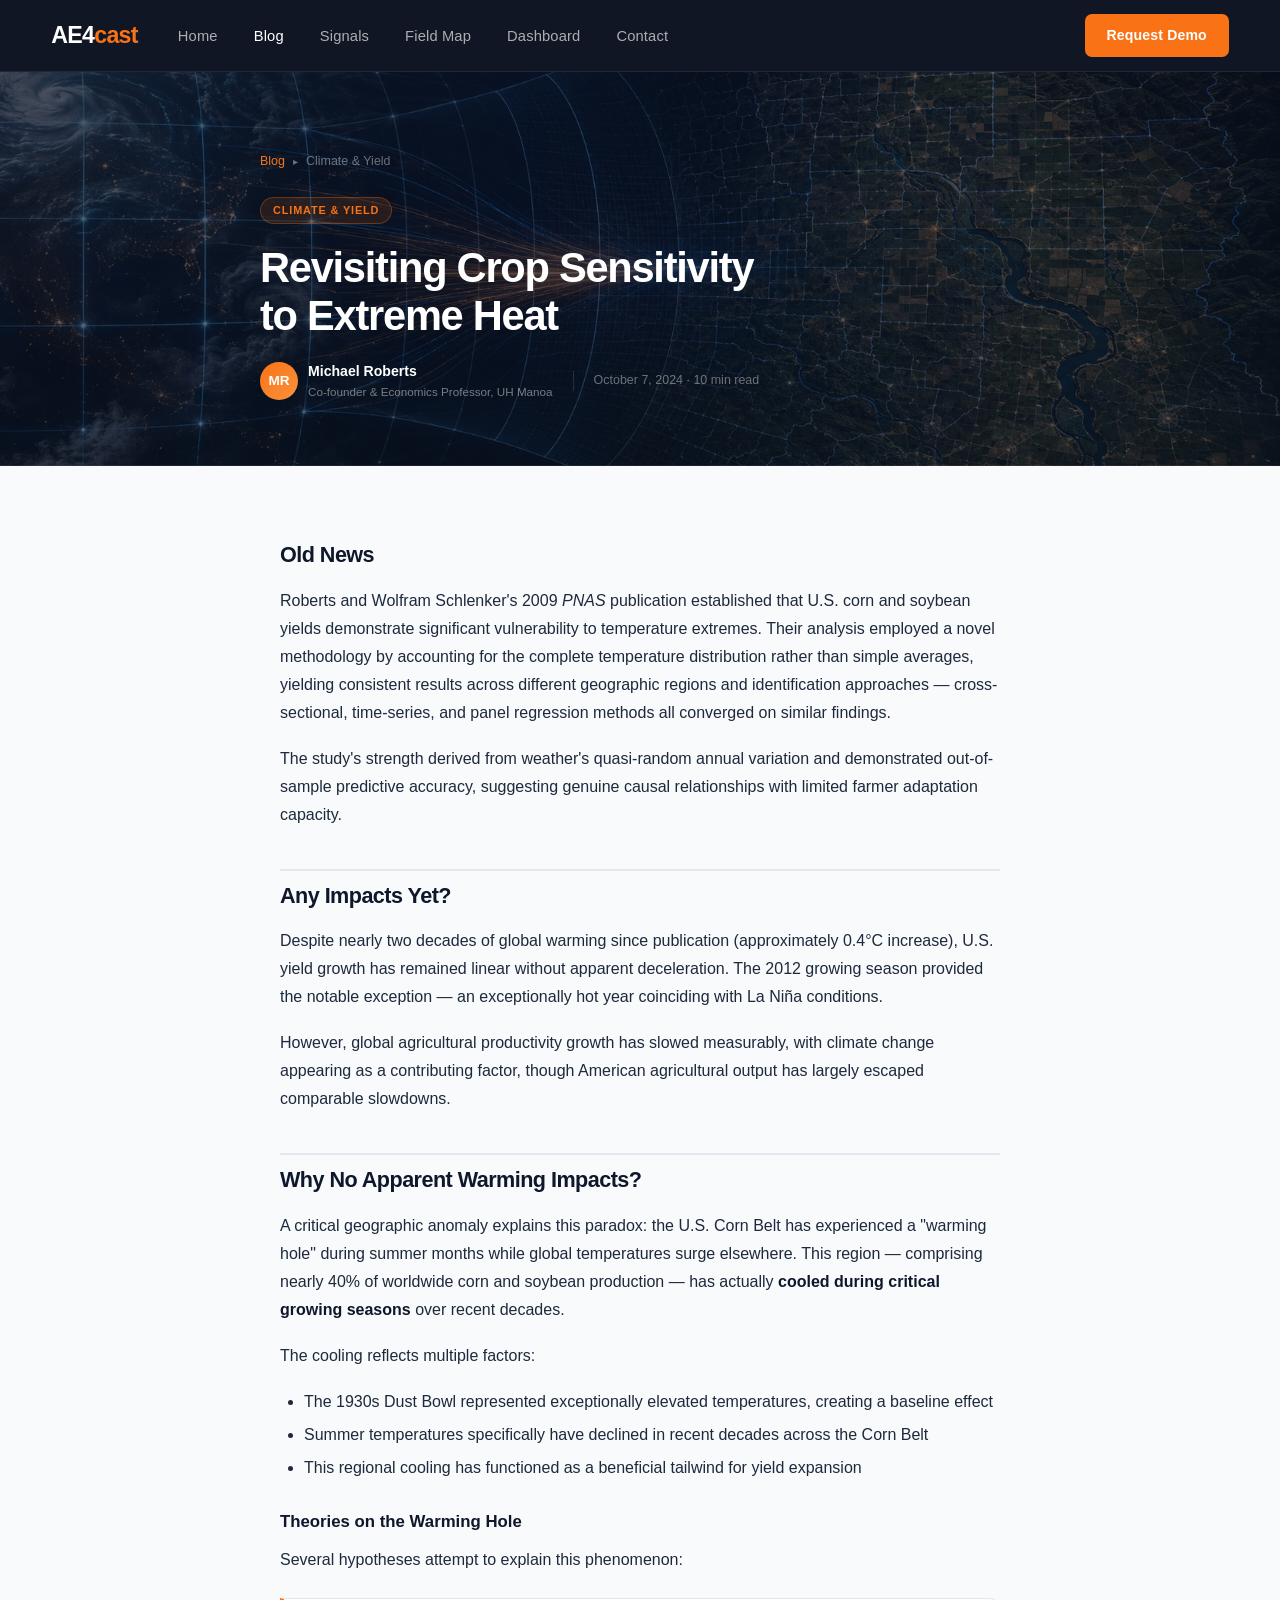
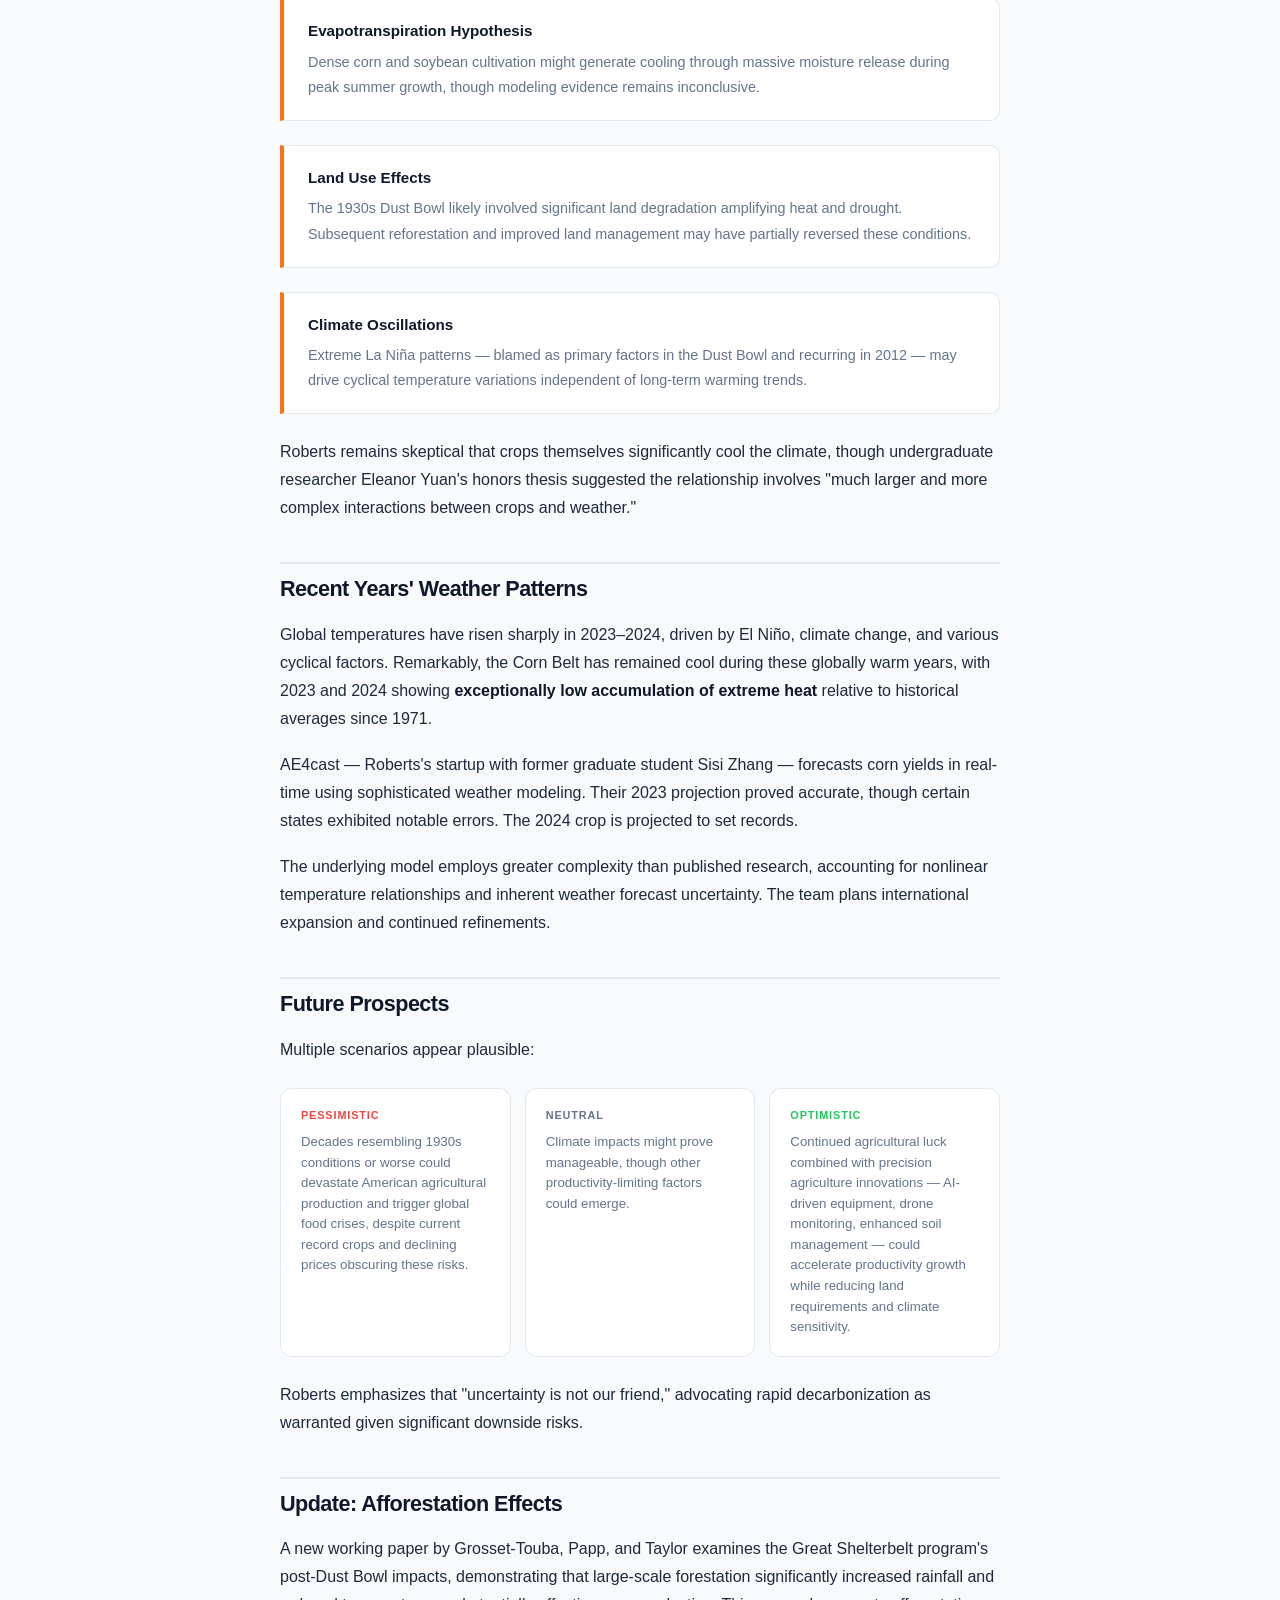
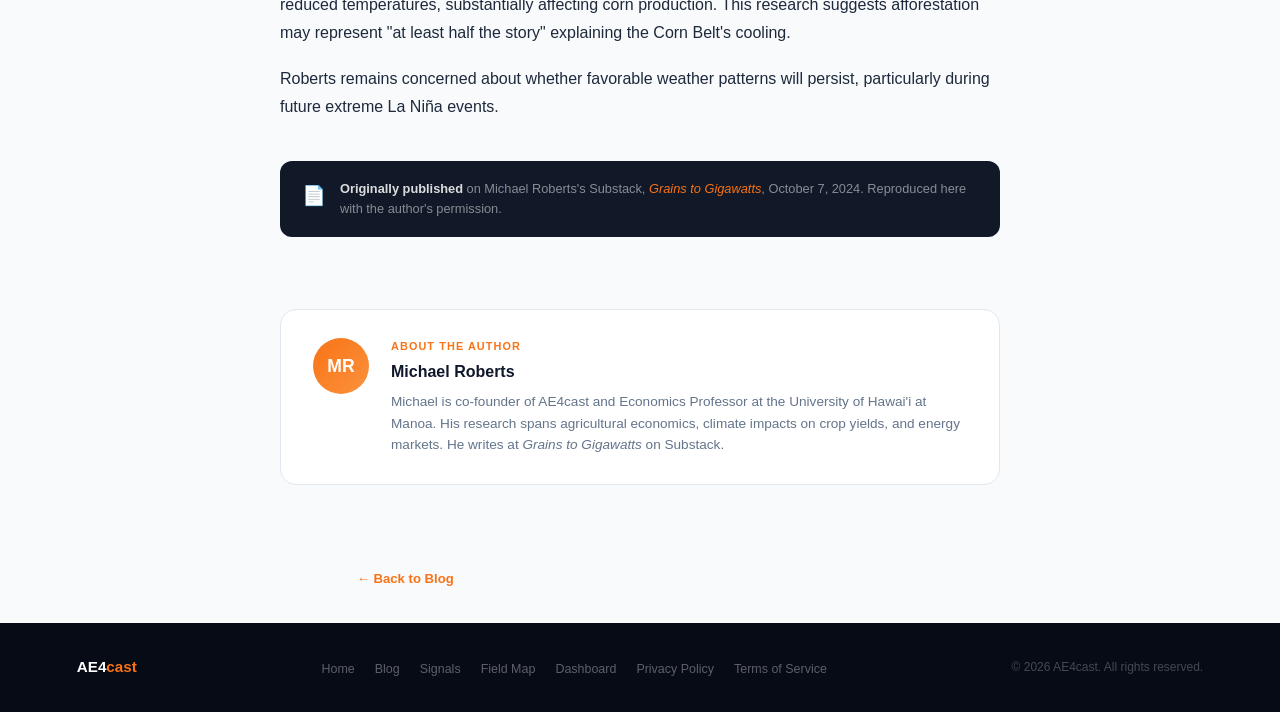
<file: blog-revisiting-crop-sensitivity-to-extreme-heat.html>
<!DOCTYPE html>
<html lang="en">
<head>
<meta charset="UTF-8">
<meta name="viewport" content="width=device-width, initial-scale=1.0">
<title>Revisiting Crop Sensitivity to Extreme Heat — AE4cast Blog</title>
<style>
  *, *::before, *::after { box-sizing: border-box; margin: 0; padding: 0; }

  :root {
    --orange:    #f97316;
    --orange-dk: #ea6c0a;
    --dark:      #0a0f1e;
    --dark2:     #111827;
    --dark3:     #1e293b;
    --muted:     #64748b;
    --border-lt: #e2e8f0;
    --white:     #ffffff;
    --offwhite:  #f8fafc;
    --text-dark: #0f172a;
  }

  html { scroll-behavior: smooth; }

  body {
    font-family: "Inter", "Helvetica Neue", Arial, sans-serif;
    background: var(--offwhite);
    color: var(--text-dark);
    line-height: 1.6;
    font-size: 16px;
  }

  a { color: inherit; text-decoration: none; }
  img { display: block; max-width: 100%; }

  /* ── NAV ─────────────────────────────────────────────────────── */
  .nav {
    position: sticky;
    top: 0;
    z-index: 100;
    background: rgba(10, 15, 30, 0.97);
    backdrop-filter: blur(14px);
    border-bottom: 1px solid rgba(255,255,255,0.08);
    padding: 0 clamp(24px, 4vw, 72px);
    display: flex;
    align-items: center;
    height: 72px;
    gap: 40px;
  }
  .nav-logo {
    font-size: 1.45rem;
    font-weight: 900;
    letter-spacing: -0.03em;
    color: var(--white);
    flex-shrink: 0;
  }
  .nav-logo span { color: var(--orange); }
  .nav-links {
    display: flex;
    gap: 36px;
    list-style: none;
    flex: 1;
  }
  .nav-links a {
    font-size: 0.92rem;
    font-weight: 500;
    color: rgba(255,255,255,0.65);
    transition: color 0.15s;
    letter-spacing: 0.01em;
  }
  .nav-links a:hover, .nav-links a.active { color: var(--white); }
  .nav-cta {
    background: var(--orange);
    color: var(--white);
    font-size: 0.88rem;
    font-weight: 700;
    padding: 10px 22px;
    border-radius: 7px;
    transition: background 0.15s;
    flex-shrink: 0;
    letter-spacing: 0.01em;
  }
  .nav-cta:hover { background: var(--orange-dk); }

  /* ── POST HEADER ─────────────────────────────────────────────── */
  .post-header {
    background:
      linear-gradient(160deg, rgba(13,20,36,0.75) 0%, rgba(10,15,30,0.65) 40%, rgba(12,21,32,0.75) 100%),
      url('image/ae4casthomepage1.png') center / cover no-repeat;
    padding: clamp(48px, 7vw, 80px) clamp(20px, 6vw, 80px) clamp(40px, 5vw, 64px);
    border-bottom: 1px solid rgba(255,255,255,0.07);
  }
  .post-header-inner {
    max-width: 760px;
    margin: 0 auto;
  }
  .breadcrumb {
    display: flex;
    align-items: center;
    gap: 8px;
    margin-bottom: 24px;
    font-size: 0.78rem;
    color: rgba(255,255,255,0.4);
  }
  .breadcrumb a { color: var(--orange); transition: opacity 0.15s; }
  .breadcrumb a:hover { opacity: 0.8; }
  .breadcrumb-sep { font-size: 0.6rem; }
  .post-tag {
    display: inline-block;
    background: rgba(249,115,22,0.12);
    border: 1px solid rgba(249,115,22,0.3);
    color: var(--orange);
    font-size: 0.68rem;
    font-weight: 700;
    letter-spacing: 0.08em;
    text-transform: uppercase;
    padding: 4px 12px;
    border-radius: 20px;
    margin-bottom: 20px;
  }
  .post-header h1 {
    font-size: clamp(1.7rem, 4vw, 2.6rem);
    font-weight: 800;
    letter-spacing: -0.03em;
    line-height: 1.15;
    color: var(--white);
    margin-bottom: 20px;
  }
  .post-header-meta {
    display: flex;
    align-items: center;
    gap: 20px;
    flex-wrap: wrap;
  }
  .post-author-block {
    display: flex;
    align-items: center;
    gap: 10px;
  }
  .author-avatar {
    width: 38px;
    height: 38px;
    border-radius: 50%;
    background: linear-gradient(135deg, var(--orange) 0%, #fb923c 100%);
    display: flex;
    align-items: center;
    justify-content: center;
    font-weight: 800;
    font-size: 0.85rem;
    color: white;
    flex-shrink: 0;
  }
  .author-name {
    font-size: 0.88rem;
    font-weight: 600;
    color: var(--white);
  }
  .author-title {
    font-size: 0.73rem;
    color: rgba(255,255,255,0.45);
  }
  .post-date-read {
    font-size: 0.78rem;
    color: rgba(255,255,255,0.4);
    padding-left: 20px;
    border-left: 1px solid rgba(255,255,255,0.12);
  }

  /* ── ARTICLE BODY ────────────────────────────────────────────── */
  .post-body-wrap {
    padding: clamp(48px, 6vw, 72px) clamp(20px, 6vw, 80px);
  }
  .post-body {
    max-width: 720px;
    margin: 0 auto;
  }

  /* prose styles */
  .post-body h2 {
    font-size: 1.35rem;
    font-weight: 800;
    letter-spacing: -0.025em;
    color: var(--text-dark);
    margin: 40px 0 14px;
    padding-top: 8px;
    border-top: 2px solid var(--border-lt);
  }
  .post-body h2:first-child { margin-top: 0; border-top: none; padding-top: 0; }
  .post-body h3 {
    font-size: 1.05rem;
    font-weight: 700;
    color: var(--text-dark);
    margin: 28px 0 10px;
  }
  .post-body p {
    font-size: 1rem;
    line-height: 1.75;
    color: #1e293b;
    margin-bottom: 18px;
  }
  .post-body ul, .post-body ol {
    margin: 0 0 18px 24px;
  }
  .post-body li {
    font-size: 1rem;
    line-height: 1.7;
    color: #1e293b;
    margin-bottom: 6px;
  }
  .post-body strong { font-weight: 700; color: var(--text-dark); }

  /* pull-out callout for sub-hypotheses */
  .post-callout {
    background: var(--white);
    border: 1px solid var(--border-lt);
    border-left: 4px solid var(--orange);
    border-radius: 0 10px 10px 0;
    padding: 20px 24px;
    margin: 24px 0;
  }
  .post-callout h3 {
    font-size: 0.95rem;
    font-weight: 700;
    margin: 0 0 6px;
  }
  .post-callout p {
    font-size: 0.9rem;
    margin: 0;
    color: var(--muted);
  }

  /* scenario boxes */
  .scenarios {
    display: grid;
    grid-template-columns: repeat(auto-fit, minmax(200px, 1fr));
    gap: 14px;
    margin: 24px 0;
  }
  .scenario-card {
    background: var(--white);
    border: 1px solid var(--border-lt);
    border-radius: 12px;
    padding: 18px 20px;
  }
  .scenario-label {
    font-size: 0.68rem;
    font-weight: 700;
    letter-spacing: 0.08em;
    text-transform: uppercase;
    margin-bottom: 8px;
  }
  .scenario-label.pessimistic { color: #ef4444; }
  .scenario-label.neutral     { color: var(--muted); }
  .scenario-label.optimistic  { color: #22c55e; }
  .scenario-card p {
    font-size: 0.83rem;
    margin: 0;
    color: var(--muted);
    line-height: 1.55;
  }

  /* source citation box */
  .post-source {
    background: var(--dark2);
    border-radius: 12px;
    padding: 18px 22px;
    margin: 40px 0 0;
    display: flex;
    align-items: flex-start;
    gap: 14px;
  }
  .post-source-icon { font-size: 1.2rem; flex-shrink: 0; margin-top: 2px; }
  .post-source-text { font-size: 0.8rem; color: rgba(255,255,255,0.5); line-height: 1.55; }
  .post-source-text strong { color: rgba(255,255,255,0.85); }

  /* ── AUTHOR BIO ───────────────────────────────────────────────── */
  .author-bio-section {
    padding: 0 clamp(20px, 6vw, 80px) clamp(48px, 6vw, 72px);
  }
  .author-bio {
    max-width: 720px;
    margin: 0 auto;
    background: var(--white);
    border: 1px solid var(--border-lt);
    border-radius: 16px;
    padding: 28px 32px;
    display: flex;
    gap: 22px;
    align-items: flex-start;
  }
  .author-bio-avatar {
    width: 56px;
    height: 56px;
    border-radius: 50%;
    background: linear-gradient(135deg, var(--orange) 0%, #fb923c 100%);
    display: flex;
    align-items: center;
    justify-content: center;
    font-weight: 800;
    font-size: 1.1rem;
    color: white;
    flex-shrink: 0;
  }
  .author-bio-info { flex: 1; }
  .author-bio-label {
    font-size: 0.68rem;
    font-weight: 700;
    letter-spacing: 0.1em;
    text-transform: uppercase;
    color: var(--orange);
    margin-bottom: 4px;
  }
  .author-bio-name {
    font-size: 1rem;
    font-weight: 800;
    margin-bottom: 6px;
  }
  .author-bio-desc {
    font-size: 0.85rem;
    color: var(--muted);
    line-height: 1.6;
  }

  /* ── BACK LINK ───────────────────────────────────────────────── */
  .back-link-wrap {
    max-width: 720px;
    margin: 0 auto 32px;
    padding: 0 clamp(20px, 6vw, 80px);
  }
  .back-link {
    display: inline-flex;
    align-items: center;
    gap: 6px;
    font-size: 0.82rem;
    font-weight: 600;
    color: var(--orange);
    transition: gap 0.15s;
  }
  .back-link:hover { gap: 10px; }

  /* ── FOOTER ──────────────────────────────────────────────────── */
  .footer {
    background: #060b15;
    padding: 32px clamp(20px, 6vw, 80px);
    display: flex;
    align-items: center;
    justify-content: space-between;
    flex-wrap: wrap;
    gap: 16px;
    margin-top: 32px;
  }
  .footer-logo { font-size: 0.95rem; font-weight: 800; color: var(--white); }
  .footer-logo span { color: var(--orange); }
  .footer-links {
    display: flex;
    gap: 20px;
    list-style: none;
    flex-wrap: wrap;
  }
  .footer-links a {
    font-size: 0.78rem;
    color: rgba(255,255,255,0.35);
    transition: color 0.15s;
  }
  .footer-links a:hover { color: rgba(255,255,255,0.7); }
  .footer-copy { font-size: 0.75rem; color: rgba(255,255,255,0.25); }

  /* ── HAMBURGER BUTTON ───────────────────────────────────── */
  .nav-hamburger {
    display: none;
    flex-direction: column;
    gap: 5px;
    background: none;
    border: none;
    cursor: pointer;
    padding: 6px;
    margin-left: auto;
    flex-shrink: 0;
  }
  .nav-hamburger span {
    display: block;
    width: 22px;
    height: 2px;
    background: rgba(255,255,255,0.85);
    border-radius: 2px;
    transition: transform 0.22s, opacity 0.22s;
  }
  .nav-hamburger.open span:nth-child(1) { transform: translateY(7px) rotate(45deg); }
  .nav-hamburger.open span:nth-child(2) { opacity: 0; }
  .nav-hamburger.open span:nth-child(3) { transform: translateY(-7px) rotate(-45deg); }

  @media (max-width: 640px) {
    .nav { flex-wrap: wrap; height: auto; min-height: 72px; padding-top: 0; padding-bottom: 0; }
    .nav-hamburger { display: flex; }
    .nav-cta { display: none; }
    .nav-links {
      display: none;
      width: 100%;
      flex-direction: column;
      gap: 0;
      padding: 4px 0 12px;
      flex: none;
    }
    .nav-links.open { display: flex; }
    .nav-links li { border-top: 1px solid rgba(255,255,255,0.06); }
    .nav-links a { display: block; padding: 12px 4px; font-size: 1rem; color: rgba(255,255,255,0.75); }
    .author-bio { flex-direction: column; }
    .post-header-meta { flex-direction: column; align-items: flex-start; gap: 10px; }
    .post-date-read { border-left: none; padding-left: 0; }
  }
</style>
</head>
<body>

<!-- NAV -->
<nav class="nav">
  <a href="index.html" class="nav-logo">AE4<span>cast</span></a>
  <ul class="nav-links">
    <li><a href="index.html">Home</a></li>
    <li><a href="blog.html" class="active">Blog</a></li>
    <li><a href="signals.html">Signals</a></li>
    <li><a href="map/index.html">Field Map</a></li>
    <li><a href="dashboard.html">Dashboard</a></li>
    <li><a href="contact.html">Contact</a></li>
  </ul>
  <a href="index.html#open-demo" class="nav-cta">Request Demo</a>
  <button class="nav-hamburger" id="nav-hamburger" aria-label="Open menu" onclick="toggleMobileNav()">
    <span></span><span></span><span></span>
  </button>
</nav>

<!-- POST HEADER -->
<header class="post-header">
  <div class="post-header-inner">
    <div class="breadcrumb">
      <a href="blog.html">Blog</a>
      <span class="breadcrumb-sep">&#9656;</span>
      <span>Climate &amp; Yield</span>
    </div>
    <div class="post-tag">Climate &amp; Yield</div>
    <h1>Revisiting Crop Sensitivity<br>to Extreme Heat</h1>
    <div class="post-header-meta">
      <div class="post-author-block">
        <div class="author-avatar">MR</div>
        <div>
          <div class="author-name">Michael Roberts</div>
          <div class="author-title">Co-founder &amp; Economics Professor, UH Manoa</div>
        </div>
      </div>
      <div class="post-date-read">October 7, 2024 &middot; 10 min read</div>
    </div>
  </div>
</header>

<!-- ARTICLE BODY -->
<div class="post-body-wrap">
  <div class="post-body">

    <h2>Old News</h2>
    <p>Roberts and Wolfram Schlenker's 2009 <em>PNAS</em> publication established that U.S. corn and soybean yields demonstrate significant vulnerability to temperature extremes. Their analysis employed a novel methodology by accounting for the complete temperature distribution rather than simple averages, yielding consistent results across different geographic regions and identification approaches — cross-sectional, time-series, and panel regression methods all converged on similar findings.</p>
    <p>The study's strength derived from weather's quasi-random annual variation and demonstrated out-of-sample predictive accuracy, suggesting genuine causal relationships with limited farmer adaptation capacity.</p>

    <h2>Any Impacts Yet?</h2>
    <p>Despite nearly two decades of global warming since publication (approximately 0.4°C increase), U.S. yield growth has remained linear without apparent deceleration. The 2012 growing season provided the notable exception — an exceptionally hot year coinciding with La Niña conditions.</p>
    <p>However, global agricultural productivity growth has slowed measurably, with climate change appearing as a contributing factor, though American agricultural output has largely escaped comparable slowdowns.</p>

    <h2>Why No Apparent Warming Impacts?</h2>
    <p>A critical geographic anomaly explains this paradox: the U.S. Corn Belt has experienced a "warming hole" during summer months while global temperatures surge elsewhere. This region — comprising nearly 40% of worldwide corn and soybean production — has actually <strong>cooled during critical growing seasons</strong> over recent decades.</p>
    <p>The cooling reflects multiple factors:</p>
    <ul>
      <li>The 1930s Dust Bowl represented exceptionally elevated temperatures, creating a baseline effect</li>
      <li>Summer temperatures specifically have declined in recent decades across the Corn Belt</li>
      <li>This regional cooling has functioned as a beneficial tailwind for yield expansion</li>
    </ul>

    <h3>Theories on the Warming Hole</h3>
    <p>Several hypotheses attempt to explain this phenomenon:</p>

    <div class="post-callout">
      <h3>Evapotranspiration Hypothesis</h3>
      <p>Dense corn and soybean cultivation might generate cooling through massive moisture release during peak summer growth, though modeling evidence remains inconclusive.</p>
    </div>

    <div class="post-callout">
      <h3>Land Use Effects</h3>
      <p>The 1930s Dust Bowl likely involved significant land degradation amplifying heat and drought. Subsequent reforestation and improved land management may have partially reversed these conditions.</p>
    </div>

    <div class="post-callout">
      <h3>Climate Oscillations</h3>
      <p>Extreme La Niña patterns — blamed as primary factors in the Dust Bowl and recurring in 2012 — may drive cyclical temperature variations independent of long-term warming trends.</p>
    </div>

    <p>Roberts remains skeptical that crops themselves significantly cool the climate, though undergraduate researcher Eleanor Yuan's honors thesis suggested the relationship involves "much larger and more complex interactions between crops and weather."</p>

    <h2>Recent Years' Weather Patterns</h2>
    <p>Global temperatures have risen sharply in 2023–2024, driven by El Niño, climate change, and various cyclical factors. Remarkably, the Corn Belt has remained cool during these globally warm years, with 2023 and 2024 showing <strong>exceptionally low accumulation of extreme heat</strong> relative to historical averages since 1971.</p>
    <p>AE4cast — Roberts's startup with former graduate student Sisi Zhang — forecasts corn yields in real-time using sophisticated weather modeling. Their 2023 projection proved accurate, though certain states exhibited notable errors. The 2024 crop is projected to set records.</p>
    <p>The underlying model employs greater complexity than published research, accounting for nonlinear temperature relationships and inherent weather forecast uncertainty. The team plans international expansion and continued refinements.</p>

    <h2>Future Prospects</h2>
    <p>Multiple scenarios appear plausible:</p>

    <div class="scenarios">
      <div class="scenario-card">
        <div class="scenario-label pessimistic">Pessimistic</div>
        <p>Decades resembling 1930s conditions or worse could devastate American agricultural production and trigger global food crises, despite current record crops and declining prices obscuring these risks.</p>
      </div>
      <div class="scenario-card">
        <div class="scenario-label neutral">Neutral</div>
        <p>Climate impacts might prove manageable, though other productivity-limiting factors could emerge.</p>
      </div>
      <div class="scenario-card">
        <div class="scenario-label optimistic">Optimistic</div>
        <p>Continued agricultural luck combined with precision agriculture innovations — AI-driven equipment, drone monitoring, enhanced soil management — could accelerate productivity growth while reducing land requirements and climate sensitivity.</p>
      </div>
    </div>

    <p>Roberts emphasizes that "uncertainty is not our friend," advocating rapid decarbonization as warranted given significant downside risks.</p>

    <h2>Update: Afforestation Effects</h2>
    <p>A new working paper by Grosset-Touba, Papp, and Taylor examines the Great Shelterbelt program's post-Dust Bowl impacts, demonstrating that large-scale forestation significantly increased rainfall and reduced temperatures, substantially affecting corn production. This research suggests afforestation may represent "at least half the story" explaining the Corn Belt's cooling.</p>
    <p>Roberts remains concerned about whether favorable weather patterns will persist, particularly during future extreme La Niña events.</p>

    <div class="post-source">
      <div class="post-source-icon">&#128196;</div>
      <div class="post-source-text">
        <strong>Originally published</strong> on Michael Roberts's Substack, <a href="https://grainsgigawatts.substack.com/" target="_blank" rel="noopener" style="color:var(--orange)"><em>Grains to Gigawatts</em></a>, October 7, 2024. Reproduced here with the author's permission.
      </div>
    </div>

  </div>
</div>

<!-- AUTHOR BIO -->
<div class="author-bio-section">
  <div class="author-bio">
    <div class="author-bio-avatar">MR</div>
    <div class="author-bio-info">
      <div class="author-bio-label">About the Author</div>
      <div class="author-bio-name">Michael Roberts</div>
      <p class="author-bio-desc">Michael is co-founder of AE4cast and Economics Professor at the University of Hawai'i at Manoa. His research spans agricultural economics, climate impacts on crop yields, and energy markets. He writes at <em>Grains to Gigawatts</em> on Substack.</p>
    </div>
  </div>
</div>

<!-- BACK TO BLOG -->
<div class="back-link-wrap" style="padding-top: 8px;">
  <a href="blog.html" class="back-link">&#8592; Back to Blog</a>
</div>

<!-- FOOTER -->
<footer class="footer">
  <span class="footer-logo">AE4<span>cast</span></span>
  <ul class="footer-links">
    <li><a href="index.html">Home</a></li>
    <li><a href="blog.html">Blog</a></li>
    <li><a href="signals.html">Signals</a></li>
    <li><a href="map/index.html">Field Map</a></li>
    <li><a href="dashboard.html">Dashboard</a></li>
    <li><a href="privacy-policy.html">Privacy Policy</a></li>
    <li><a href="terms.html">Terms of Service</a></li>
  </ul>
  <span class="footer-copy">&copy; 2026 AE4cast. All rights reserved.</span>
</footer>

<script>
function toggleMobileNav() {
  const links = document.querySelector('.nav-links');
  const btn   = document.getElementById('nav-hamburger');
  links.classList.toggle('open');
  btn.classList.toggle('open');
}
document.addEventListener('DOMContentLoaded', function() {
  document.querySelectorAll('.nav-links a').forEach(function(link) {
    link.addEventListener('click', function() {
      document.querySelector('.nav-links').classList.remove('open');
      document.getElementById('nav-hamburger').classList.remove('open');
    });
  });
});
</script>
</body>
</html>
</file>
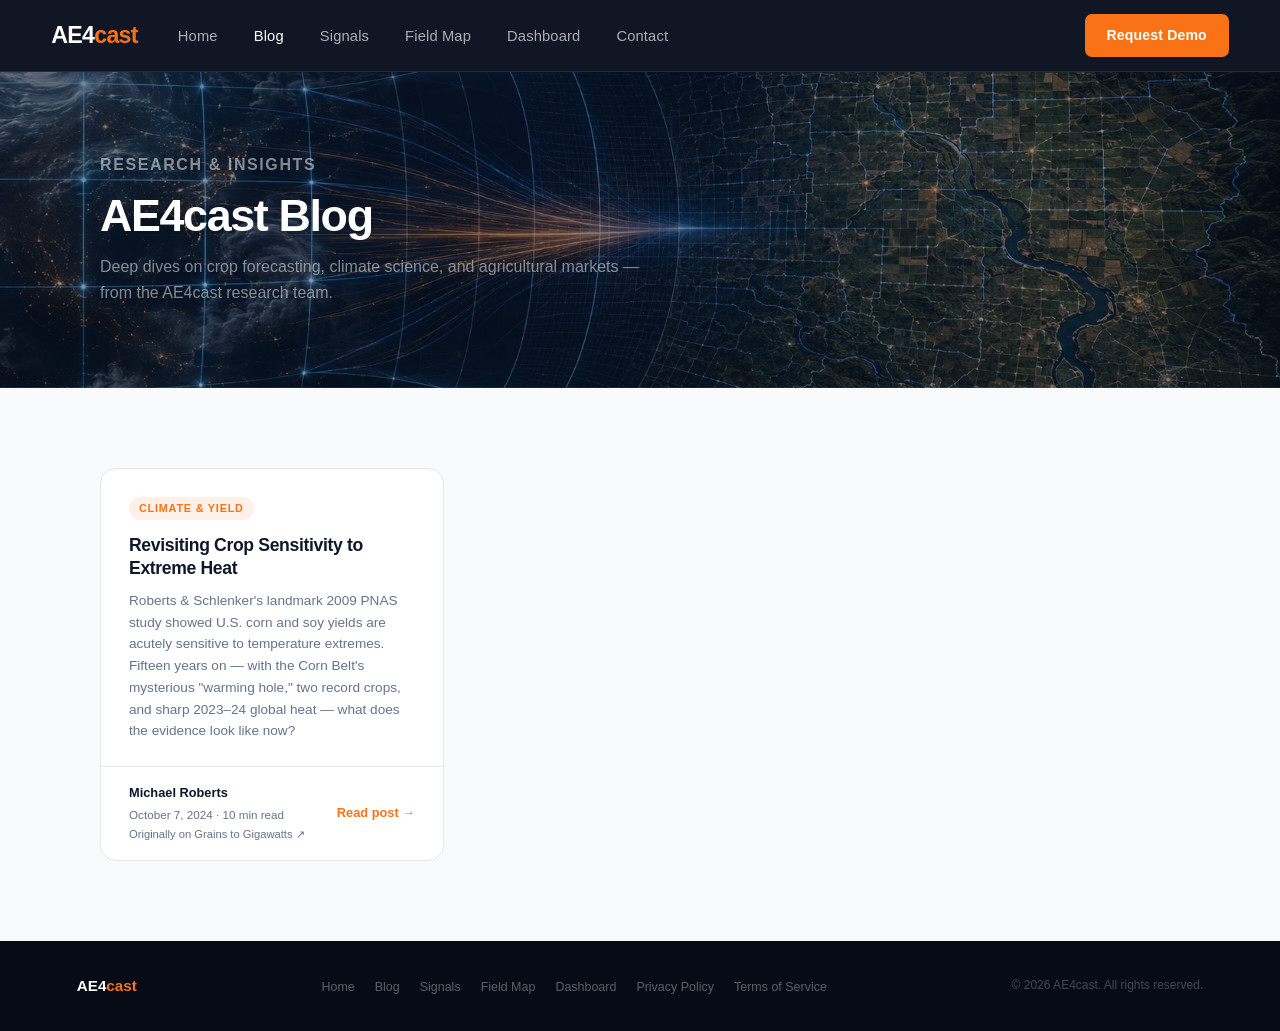
<file: blog.html>
<!DOCTYPE html>
<html lang="en">
<head>
<meta charset="UTF-8">
<meta name="viewport" content="width=device-width, initial-scale=1.0">
<title>Blog — AE4cast</title>
<style>
  *, *::before, *::after { box-sizing: border-box; margin: 0; padding: 0; }

  :root {
    --orange:    #f97316;
    --orange-dk: #ea6c0a;
    --dark:      #0a0f1e;
    --dark2:     #111827;
    --dark3:     #1e293b;
    --muted:     #64748b;
    --border-lt: #e2e8f0;
    --white:     #ffffff;
    --offwhite:  #f8fafc;
    --text-dark: #0f172a;
  }

  html { scroll-behavior: smooth; }

  body {
    font-family: "Inter", "Helvetica Neue", Arial, sans-serif;
    background: var(--offwhite);
    color: var(--text-dark);
    line-height: 1.6;
    font-size: 16px;
  }

  a { color: inherit; text-decoration: none; }
  img { display: block; max-width: 100%; }

  /* ── NAV ─────────────────────────────────────────────────────── */
  .nav {
    position: sticky;
    top: 0;
    z-index: 100;
    background: rgba(10, 15, 30, 0.97);
    backdrop-filter: blur(14px);
    border-bottom: 1px solid rgba(255,255,255,0.08);
    padding: 0 clamp(24px, 4vw, 72px);
    display: flex;
    align-items: center;
    height: 72px;
    gap: 40px;
  }
  .nav-logo {
    font-size: 1.45rem;
    font-weight: 900;
    letter-spacing: -0.03em;
    color: var(--white);
    flex-shrink: 0;
  }
  .nav-logo span { color: var(--orange); }
  .nav-links {
    display: flex;
    gap: 36px;
    list-style: none;
    flex: 1;
  }
  .nav-links a {
    font-size: 0.92rem;
    font-weight: 500;
    color: rgba(255,255,255,0.65);
    transition: color 0.15s;
    letter-spacing: 0.01em;
  }
  .nav-links a:hover, .nav-links a.active { color: var(--white); }
  .nav-cta {
    background: var(--orange);
    color: var(--white);
    font-size: 0.88rem;
    font-weight: 700;
    padding: 10px 22px;
    border-radius: 7px;
    transition: background 0.15s;
    flex-shrink: 0;
    letter-spacing: 0.01em;
  }
  .nav-cta:hover { background: var(--orange-dk); }

  /* ── PAGE HEADER ─────────────────────────────────────────────── */
  .page-header {
    background:
      linear-gradient(160deg, rgba(13,20,36,0.55) 0%, rgba(10,15,30,0.42) 40%, rgba(12,21,32,0.55) 100%),
      url('image/ae4casthomepage1.png') center / cover no-repeat;
    padding: clamp(48px, 7vw, 80px) clamp(20px, 6vw, 80px);
    border-bottom: 1px solid rgba(255,255,255,0.07);
  }
  .page-header-inner {
    max-width: 1080px;
    margin: 0 auto;
  }
  .page-eyebrow {
    font-size: 0.72rem;
    font-weight: 700;
    letter-spacing: 0.1em;
    text-transform: uppercase;
    color: var(--orange);
    margin-bottom: 12px;
  }
  .page-header h1 {
    font-size: clamp(1.8rem, 4vw, 2.8rem);
    font-weight: 800;
    letter-spacing: -0.03em;
    color: var(--white);
    margin-bottom: 12px;
    line-height: 1.15;
  }
  .page-header p {
    font-size: 1rem;
    color: rgba(255,255,255,0.5);
    max-width: 540px;
    line-height: 1.65;
  }

  /* ── BLOG GRID ───────────────────────────────────────────────── */
  .blog-section {
    padding: clamp(48px, 7vw, 80px) clamp(20px, 6vw, 80px);
  }
  .blog-inner {
    max-width: 1080px;
    margin: 0 auto;
  }
  .blog-grid {
    display: grid;
    grid-template-columns: repeat(auto-fill, minmax(320px, 1fr));
    gap: 24px;
  }

  /* ── POST CARD ───────────────────────────────────────────────── */
  .post-card {
    background: var(--white);
    border: 1px solid var(--border-lt);
    border-radius: 16px;
    overflow: hidden;
    display: flex;
    flex-direction: column;
    transition: box-shadow 0.2s, transform 0.2s;
  }
  .post-card:hover {
    box-shadow: 0 10px 40px rgba(0,0,0,0.1);
    transform: translateY(-3px);
  }
  .post-card-body {
    padding: 28px 28px 24px;
    flex: 1;
    display: flex;
    flex-direction: column;
  }
  .post-tag {
    display: inline-block;
    background: rgba(249,115,22,0.1);
    color: var(--orange);
    font-size: 0.68rem;
    font-weight: 700;
    letter-spacing: 0.07em;
    text-transform: uppercase;
    padding: 3px 10px;
    border-radius: 20px;
    margin-bottom: 14px;
    align-self: flex-start;
  }
  .post-card h2 {
    font-size: 1.1rem;
    font-weight: 800;
    letter-spacing: -0.02em;
    line-height: 1.3;
    margin-bottom: 10px;
    color: var(--text-dark);
  }
  .post-card p {
    font-size: 0.85rem;
    color: var(--muted);
    line-height: 1.6;
    flex: 1;
  }
  .post-card-footer {
    padding: 16px 28px;
    border-top: 1px solid var(--border-lt);
    display: flex;
    align-items: center;
    justify-content: space-between;
    gap: 12px;
  }
  .post-meta {
    display: flex;
    flex-direction: column;
    gap: 2px;
  }
  .post-author {
    font-size: 0.8rem;
    font-weight: 600;
    color: var(--text-dark);
  }
  .post-date {
    font-size: 0.73rem;
    color: var(--muted);
  }
  .post-read-link {
    font-size: 0.8rem;
    font-weight: 700;
    color: var(--orange);
    display: flex;
    align-items: center;
    gap: 4px;
    white-space: nowrap;
    flex-shrink: 0;
  }
  .post-read-link:hover { text-decoration: underline; }
  .post-source-link { font-size: 0.7rem; color: var(--muted); transition: color 0.15s; }
  .post-source-link:hover { color: var(--orange); }

  /* ── FOOTER ──────────────────────────────────────────────────── */
  .footer {
    background: #060b15;
    padding: 32px clamp(20px, 6vw, 80px);
    display: flex;
    align-items: center;
    justify-content: space-between;
    flex-wrap: wrap;
    gap: 16px;
  }
  .footer-logo { font-size: 0.95rem; font-weight: 800; color: var(--white); }
  .footer-logo span { color: var(--orange); }
  .footer-links {
    display: flex;
    gap: 20px;
    list-style: none;
    flex-wrap: wrap;
  }
  .footer-links a {
    font-size: 0.78rem;
    color: rgba(255,255,255,0.35);
    transition: color 0.15s;
  }
  .footer-links a:hover { color: rgba(255,255,255,0.7); }
  .footer-copy { font-size: 0.75rem; color: rgba(255,255,255,0.25); }

  /* ── HAMBURGER BUTTON ───────────────────────────────────── */
  .nav-hamburger {
    display: none;
    flex-direction: column;
    gap: 5px;
    background: none;
    border: none;
    cursor: pointer;
    padding: 6px;
    margin-left: auto;
    flex-shrink: 0;
  }
  .nav-hamburger span {
    display: block;
    width: 22px;
    height: 2px;
    background: rgba(255,255,255,0.85);
    border-radius: 2px;
    transition: transform 0.22s, opacity 0.22s;
  }
  .nav-hamburger.open span:nth-child(1) { transform: translateY(7px) rotate(45deg); }
  .nav-hamburger.open span:nth-child(2) { opacity: 0; }
  .nav-hamburger.open span:nth-child(3) { transform: translateY(-7px) rotate(-45deg); }

  @media (max-width: 640px) {
    .nav { flex-wrap: wrap; height: auto; min-height: 72px; padding-top: 0; padding-bottom: 0; }
    .nav-hamburger { display: flex; }
    .nav-cta { display: none; }
    .nav-links {
      display: none;
      width: 100%;
      flex-direction: column;
      gap: 0;
      padding: 4px 0 12px;
      flex: none;
    }
    .nav-links.open { display: flex; }
    .nav-links li { border-top: 1px solid rgba(255,255,255,0.06); }
    .nav-links a { display: block; padding: 12px 4px; font-size: 1rem; color: rgba(255,255,255,0.75); }
  }
</style>
</head>
<body>

<!-- NAV -->
<nav class="nav">
  <a href="index.html" class="nav-logo">AE4<span>cast</span></a>
  <ul class="nav-links">
    <li><a href="index.html">Home</a></li>
    <li><a href="blog.html" class="active">Blog</a></li>
    <li><a href="signals.html">Signals</a></li>
    <li><a href="map/index.html">Field Map</a></li>
    <li><a href="dashboard.html">Dashboard</a></li>
    <li><a href="contact.html">Contact</a></li>
  </ul>
  <a href="index.html#open-demo" class="nav-cta">Request Demo</a>
  <button class="nav-hamburger" id="nav-hamburger" aria-label="Open menu" onclick="toggleMobileNav()">
    <span></span><span></span><span></span>
  </button>
</nav>

<!-- PAGE HEADER -->
<div class="page-header">
  <div class="page-header-inner">
    <p class="page-eyebrow">Research &amp; Insights</p>
    <h1>AE4cast Blog</h1>
    <p>Deep dives on crop forecasting, climate science, and agricultural markets — from the AE4cast research team.</p>
  </div>
</div>

<!-- BLOG LISTING -->
<section class="blog-section">
  <div class="blog-inner">
    <div class="blog-grid">

      <!-- Post: Revisiting Crop Sensitivity to Extreme Heat -->
      <article class="post-card">
        <div class="post-card-body">
          <span class="post-tag">Climate &amp; Yield</span>
          <h2>Revisiting Crop Sensitivity to Extreme Heat</h2>
          <p>Roberts &amp; Schlenker's landmark 2009 PNAS study showed U.S. corn and soy yields are acutely sensitive to temperature extremes. Fifteen years on — with the Corn Belt's mysterious "warming hole," two record crops, and sharp 2023–24 global heat — what does the evidence look like now?</p>
        </div>
        <div class="post-card-footer">
          <div class="post-meta">
            <span class="post-author">Michael Roberts</span>
            <span class="post-date">October 7, 2024 &middot; 10 min read</span>
            <a href="https://grainsgigawatts.substack.com/" target="_blank" rel="noopener" class="post-source-link">Originally on Grains to Gigawatts &#8599;</a>
          </div>
          <a href="blog-revisiting-crop-sensitivity-to-extreme-heat.html" class="post-read-link">Read post &#8594;</a>
        </div>
      </article>

    </div>
  </div>
</section>

<!-- FOOTER -->
<footer class="footer">
  <span class="footer-logo">AE4<span>cast</span></span>
  <ul class="footer-links">
    <li><a href="index.html">Home</a></li>
    <li><a href="blog.html">Blog</a></li>
    <li><a href="signals.html">Signals</a></li>
    <li><a href="map/index.html">Field Map</a></li>
    <li><a href="dashboard.html">Dashboard</a></li>
    <li><a href="privacy-policy.html">Privacy Policy</a></li>
    <li><a href="terms.html">Terms of Service</a></li>
  </ul>
  <span class="footer-copy">&copy; 2026 AE4cast. All rights reserved.</span>
</footer>

<script>
function toggleMobileNav() {
  const links = document.querySelector('.nav-links');
  const btn   = document.getElementById('nav-hamburger');
  links.classList.toggle('open');
  btn.classList.toggle('open');
}
document.addEventListener('DOMContentLoaded', function() {
  document.querySelectorAll('.nav-links a').forEach(function(link) {
    link.addEventListener('click', function() {
      document.querySelector('.nav-links').classList.remove('open');
      document.getElementById('nav-hamburger').classList.remove('open');
    });
  });
});
</script>
</body>
</html>
</file>
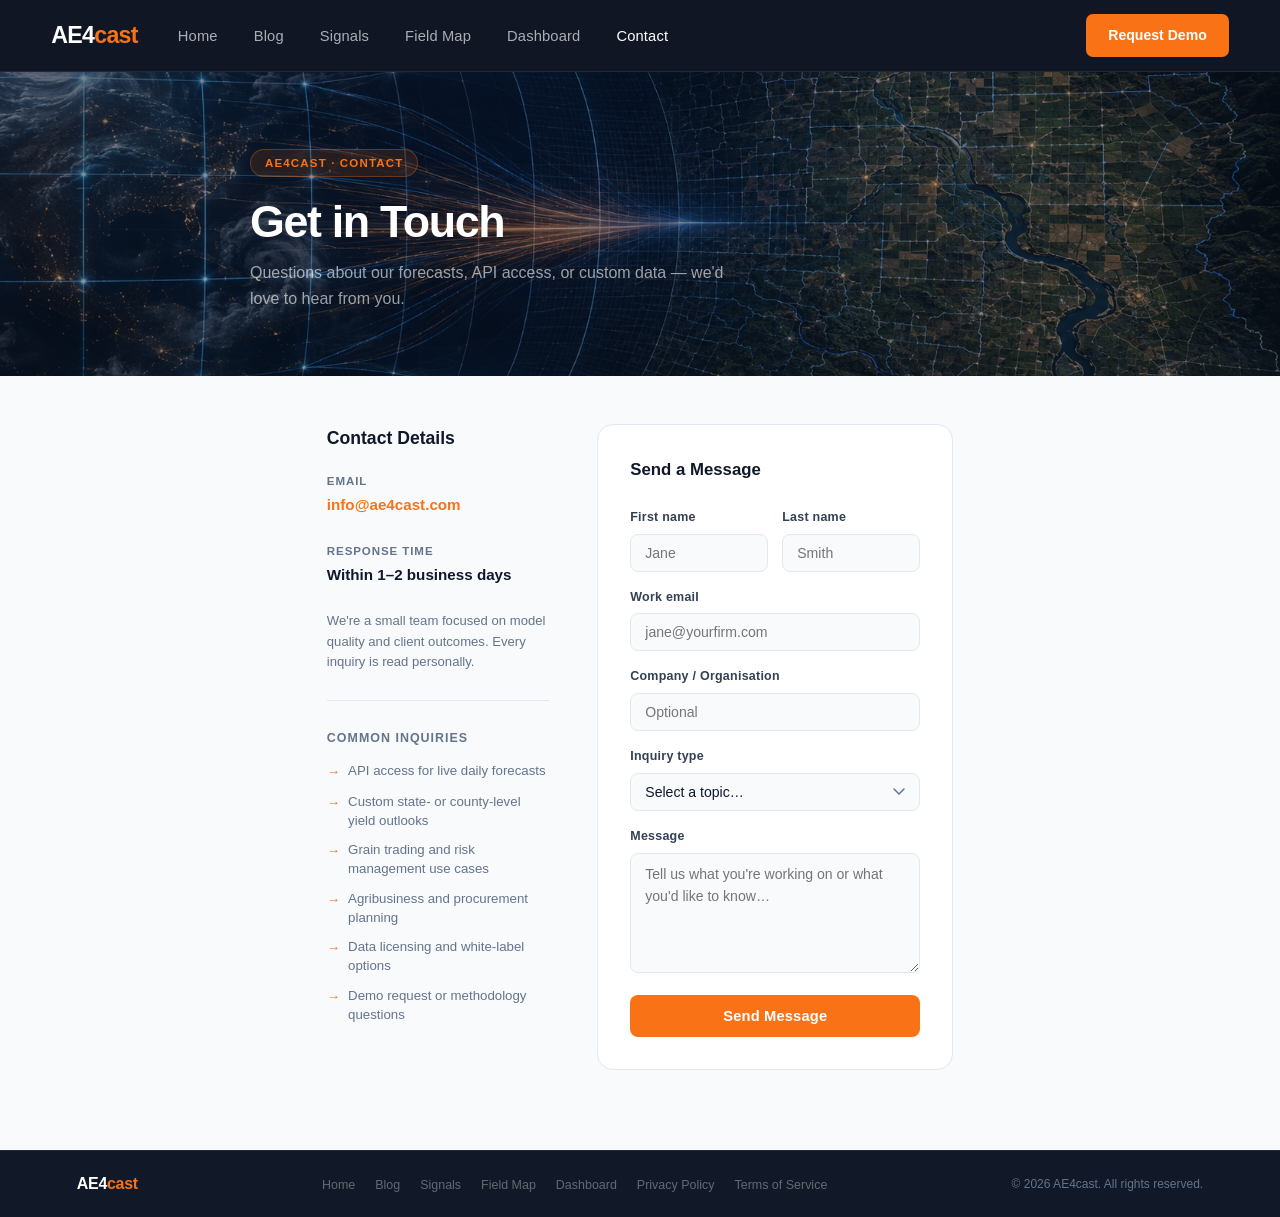
<file: contact.html>
<!DOCTYPE html>
<html lang="en">
<head>
<meta charset="UTF-8">
<meta name="viewport" content="width=device-width, initial-scale=1.0">
<title>Contact — AE4cast</title>
<style>
  *, *::before, *::after { box-sizing: border-box; margin: 0; padding: 0; }

  :root {
    --orange:    #f97316;
    --orange-dk: #ea6c0a;
    --dark:      #0a0f1e;
    --dark2:     #111827;
    --dark3:     #1e293b;
    --slate:     #334155;
    --muted:     #64748b;
    --border:    #1e293b;
    --border-lt: #e2e8f0;
    --white:     #ffffff;
    --offwhite:  #f8fafc;
    --text-dark: #0f172a;
  }

  body {
    font-family: "Inter", "Helvetica Neue", Arial, sans-serif;
    background: var(--offwhite);
    color: var(--text-dark);
    line-height: 1.6;
    font-size: 16px;
  }

  a { color: inherit; text-decoration: none; }

  /* ── NAV ────────────────────────────────────────────────────── */
  .nav {
    position: sticky;
    top: 0;
    z-index: 100;
    background: rgba(10,15,30,0.97);
    backdrop-filter: blur(14px);
    border-bottom: 1px solid rgba(255,255,255,0.08);
    padding: 0 clamp(24px, 4vw, 72px);
    display: flex;
    align-items: center;
    height: 72px;
    gap: 40px;
  }
  .nav-logo {
    font-size: 1.45rem;
    font-weight: 900;
    letter-spacing: -0.03em;
    color: var(--white);
    flex-shrink: 0;
  }
  .nav-logo span { color: var(--orange); }
  .nav-links {
    display: flex;
    gap: 36px;
    list-style: none;
    flex: 1;
  }
  .nav-links a {
    font-size: 0.92rem;
    font-weight: 500;
    color: rgba(255,255,255,0.65);
    transition: color 0.15s;
    letter-spacing: 0.01em;
  }
  .nav-links a:hover { color: var(--white); }
  .nav-links a.active { color: var(--white); }
  .nav-cta {
    background: var(--orange);
    color: var(--white);
    font-size: 0.88rem;
    font-weight: 700;
    padding: 10px 22px;
    border-radius: 7px;
    transition: background 0.15s;
    flex-shrink: 0;
  }
  .nav-cta:hover { background: var(--orange-dk); }
  /* ── HAMBURGER BUTTON ───────────────────────────────────── */
  .nav-hamburger {
    display: none;
    flex-direction: column;
    gap: 5px;
    background: none;
    border: none;
    cursor: pointer;
    padding: 6px;
    margin-left: auto;
    flex-shrink: 0;
  }
  .nav-hamburger span {
    display: block;
    width: 22px;
    height: 2px;
    background: rgba(255,255,255,0.85);
    border-radius: 2px;
    transition: transform 0.22s, opacity 0.22s;
  }
  .nav-hamburger.open span:nth-child(1) { transform: translateY(7px) rotate(45deg); }
  .nav-hamburger.open span:nth-child(2) { opacity: 0; }
  .nav-hamburger.open span:nth-child(3) { transform: translateY(-7px) rotate(-45deg); }

  @media (max-width: 640px) {
    .nav { flex-wrap: wrap; height: auto; min-height: 72px; padding-top: 0; padding-bottom: 0; }
    .nav-hamburger { display: flex; }
    .nav-cta { display: none; }
    .nav-links {
      display: none;
      width: 100%;
      flex-direction: column;
      gap: 0;
      padding: 4px 0 12px;
      flex: none;
    }
    .nav-links.open { display: flex; }
    .nav-links li { border-top: 1px solid rgba(255,255,255,0.06); }
    .nav-links a { display: block; padding: 12px 4px; font-size: 1rem; color: rgba(255,255,255,0.75); }
  }

  /* ── PAGE HEADER ────────────────────────────────────────────── */
  .page-header {
    background:
      linear-gradient(160deg, rgba(13,20,36,0.55) 0%, rgba(10,15,30,0.42) 40%, rgba(12,21,32,0.55) 100%),
      url('image/ae4casthomepage1.png') center / cover no-repeat;
    padding: clamp(48px, 6vw, 80px) clamp(24px, 6vw, 80px) clamp(40px, 5vw, 64px);
    color: var(--white);
  }
  .page-header-inner { max-width: 780px; margin: 0 auto; }
  .page-eyebrow {
    display: inline-flex;
    align-items: center;
    gap: 8px;
    background: rgba(249,115,22,0.12);
    border: 1px solid rgba(249,115,22,0.3);
    border-radius: 20px;
    padding: 4px 14px;
    font-size: 0.72rem;
    font-weight: 700;
    letter-spacing: 0.1em;
    text-transform: uppercase;
    color: var(--orange);
    margin-bottom: 20px;
  }
  .page-header h1 {
    font-size: clamp(2rem, 4.5vw, 2.8rem);
    font-weight: 800;
    letter-spacing: -0.03em;
    line-height: 1.1;
    margin-bottom: 14px;
  }
  .page-header p {
    font-size: 1rem;
    color: rgba(255,255,255,0.6);
    max-width: 480px;
  }

  /* ── MAIN LAYOUT ────────────────────────────────────────────── */
  .contact-wrap {
    max-width: 780px;
    margin: 0 auto;
    padding: 48px clamp(24px, 6vw, 80px) 80px;
    display: grid;
    grid-template-columns: 1fr 1.6fr;
    gap: 48px;
    align-items: start;
  }
  @media (max-width: 640px) {
    .contact-wrap { grid-template-columns: 1fr; gap: 36px; }
  }

  /* ── CONTACT INFO PANEL ─────────────────────────────────────── */
  .contact-info h2 {
    font-size: 1.1rem;
    font-weight: 700;
    margin-bottom: 20px;
    color: var(--text-dark);
  }
  .info-item {
    display: flex;
    flex-direction: column;
    gap: 3px;
    margin-bottom: 24px;
  }
  .info-label {
    font-size: 0.72rem;
    font-weight: 700;
    letter-spacing: 0.08em;
    text-transform: uppercase;
    color: var(--muted);
  }
  .info-value {
    font-size: 0.95rem;
    font-weight: 600;
    color: var(--text-dark);
  }
  .info-value a {
    color: var(--orange);
    transition: opacity 0.15s;
  }
  .info-value a:hover { opacity: 0.75; }
  .info-note {
    font-size: 0.82rem;
    color: var(--muted);
    line-height: 1.55;
  }
  .divider {
    border: none;
    border-top: 1px solid var(--border-lt);
    margin: 28px 0;
  }
  .use-cases {
    list-style: none;
    display: flex;
    flex-direction: column;
    gap: 10px;
  }
  .use-cases li {
    font-size: 0.83rem;
    color: var(--muted);
    display: flex;
    align-items: flex-start;
    gap: 8px;
    line-height: 1.45;
  }
  .use-cases li::before {
    content: "→";
    color: var(--orange);
    font-weight: 700;
    flex-shrink: 0;
    margin-top: 1px;
  }

  /* ── FORM PANEL ─────────────────────────────────────────────── */
  .contact-form-wrap {
    background: var(--white);
    border: 1px solid var(--border-lt);
    border-radius: 16px;
    padding: 32px;
  }
  .contact-form-wrap h2 {
    font-size: 1.05rem;
    font-weight: 700;
    margin-bottom: 24px;
    color: var(--text-dark);
  }
  .form-row {
    display: grid;
    grid-template-columns: 1fr 1fr;
    gap: 14px;
  }
  @media (max-width: 480px) { .form-row { grid-template-columns: 1fr; } }
  .form-group {
    display: flex;
    flex-direction: column;
    gap: 6px;
    margin-bottom: 16px;
  }
  .form-group label {
    font-size: 0.78rem;
    font-weight: 600;
    color: var(--slate);
    letter-spacing: 0.02em;
  }
  .form-group input,
  .form-group select,
  .form-group textarea {
    font-family: inherit;
    font-size: 0.88rem;
    color: var(--text-dark);
    background: var(--offwhite);
    border: 1px solid var(--border-lt);
    border-radius: 8px;
    padding: 10px 14px;
    outline: none;
    transition: border-color 0.15s, box-shadow 0.15s;
    width: 100%;
    -webkit-appearance: none;
  }
  .form-group input:focus,
  .form-group select:focus,
  .form-group textarea:focus {
    border-color: var(--orange);
    box-shadow: 0 0 0 3px rgba(249,115,22,0.12);
  }
  .form-group textarea {
    resize: vertical;
    min-height: 120px;
    line-height: 1.55;
  }
  .form-group select {
    background-image: url("data:image/svg+xml,%3Csvg xmlns='http://www.w3.org/2000/svg' width='12' height='8' viewBox='0 0 12 8'%3E%3Cpath d='M1 1l5 5 5-5' stroke='%2364748b' stroke-width='1.5' fill='none' stroke-linecap='round'/%3E%3C/svg%3E");
    background-repeat: no-repeat;
    background-position: right 14px center;
    padding-right: 36px;
  }
  .form-submit {
    width: 100%;
    background: var(--orange);
    color: var(--white);
    font-family: inherit;
    font-size: 0.92rem;
    font-weight: 700;
    padding: 13px 24px;
    border: none;
    border-radius: 8px;
    cursor: pointer;
    transition: background 0.15s;
    margin-top: 6px;
    letter-spacing: 0.01em;
  }
  .form-submit:hover { background: var(--orange-dk); }
  .form-submit:disabled { opacity: 0.55; cursor: not-allowed; }

  /* ── SUCCESS / ERROR STATES ─────────────────────────────────── */
  .form-message {
    display: none;
    border-radius: 8px;
    padding: 14px 18px;
    font-size: 0.85rem;
    font-weight: 500;
    margin-top: 14px;
    line-height: 1.5;
  }
  .form-message.success {
    background: #f0fdf4;
    border: 1px solid #bbf7d0;
    color: #15803d;
  }
  .form-message.error {
    background: #fff7ed;
    border: 1px solid #fed7aa;
    color: #c2410c;
  }

  /* ── FOOTER ─────────────────────────────────────────────────── */
  .footer {
    background: var(--dark2);
    border-top: 1px solid var(--border);
    padding: 20px clamp(24px, 6vw, 80px);
    display: flex;
    align-items: center;
    justify-content: space-between;
    flex-wrap: wrap;
    gap: 12px;
  }
  .footer-logo { font-size: 1rem; font-weight: 900; color: var(--white); letter-spacing: -0.02em; }
  .footer-logo span { color: var(--orange); }
  .footer-links { display: flex; gap: 20px; list-style: none; flex-wrap: wrap; }
  .footer-links a { font-size: 0.78rem; color: rgba(255,255,255,0.35); transition: color 0.15s; }
  .footer-links a:hover { color: rgba(255,255,255,0.7); }
  .footer-copy { font-size: 0.75rem; color: var(--muted); }
</style>
</head>
<body>

<!-- NAV -->
<nav class="nav">
  <a href="index.html" class="nav-logo">AE4<span>cast</span></a>
  <ul class="nav-links">
    <li><a href="index.html">Home</a></li>
    <li><a href="blog.html">Blog</a></li>
    <li><a href="signals.html">Signals</a></li>
    <li><a href="map/index.html">Field Map</a></li>
    <li><a href="dashboard.html">Dashboard</a></li>
    <li><a href="contact.html" class="active">Contact</a></li>
  </ul>
  <a href="index.html#open-demo" class="nav-cta">Request Demo</a>
  <button class="nav-hamburger" id="nav-hamburger" aria-label="Open menu" onclick="toggleMobileNav()">
    <span></span><span></span><span></span>
  </button>
</nav>

<!-- PAGE HEADER -->
<div class="page-header">
  <div class="page-header-inner">
    <span class="page-eyebrow">AE4cast · Contact</span>
    <h1>Get in Touch</h1>
    <p>Questions about our forecasts, API access, or custom data — we'd love to hear from you.</p>
  </div>
</div>

<!-- CONTACT LAYOUT -->
<div class="contact-wrap">

  <!-- LEFT: Info -->
  <div class="contact-info">
    <h2>Contact Details</h2>

    <div class="info-item">
      <span class="info-label">Email</span>
      <span class="info-value"><a href="mailto:info@ae4cast.com">info@ae4cast.com</a></span>
    </div>

    <div class="info-item">
      <span class="info-label">Response time</span>
      <span class="info-value">Within 1–2 business days</span>
    </div>

    <p class="info-note">We're a small team focused on model quality and client outcomes. Every inquiry is read personally.</p>

    <hr class="divider">

    <p style="font-size:0.78rem;font-weight:700;letter-spacing:0.08em;text-transform:uppercase;color:var(--muted);margin-bottom:12px;">Common inquiries</p>
    <ul class="use-cases">
      <li>API access for live daily forecasts</li>
      <li>Custom state- or county-level yield outlooks</li>
      <li>Grain trading and risk management use cases</li>
      <li>Agribusiness and procurement planning</li>
      <li>Data licensing and white-label options</li>
      <li>Demo request or methodology questions</li>
    </ul>
  </div>

  <!-- RIGHT: Form -->
  <div class="contact-form-wrap">
    <h2>Send a Message</h2>
    <!-- Replace YOUR_FORM_ID below with your Formspree form ID.
         Sign up free at https://formspree.io — create a form, copy the ID.
         Example: action="https://formspree.io/f/abcdefgh" -->
    <form id="contact-form" name="contact" method="POST" data-netlify="true" novalidate>
      <input type="hidden" name="form-name" value="contact">

      <div class="form-row">
        <div class="form-group">
          <label for="first-name">First name</label>
          <input type="text" id="first-name" name="first_name" placeholder="Jane" required>
        </div>
        <div class="form-group">
          <label for="last-name">Last name</label>
          <input type="text" id="last-name" name="last_name" placeholder="Smith" required>
        </div>
      </div>

      <div class="form-group">
        <label for="email">Work email</label>
        <input type="email" id="email" name="email" placeholder="jane@yourfirm.com" required>
      </div>

      <div class="form-group">
        <label for="company">Company / Organisation</label>
        <input type="text" id="company" name="company" placeholder="Optional">
      </div>

      <div class="form-group">
        <label for="inquiry">Inquiry type</label>
        <select id="inquiry" name="inquiry_type">
          <option value="">Select a topic…</option>
          <option value="api">API access</option>
          <option value="demo">Request a demo</option>
          <option value="trading">Grain trading / risk management</option>
          <option value="agribusiness">Agribusiness / procurement</option>
          <option value="data">Data licensing</option>
          <option value="subscribe">Subscribe to Signals newsletter</option>
          <option value="other">Other</option>
        </select>
      </div>

      <div class="form-group">
        <label for="message">Message</label>
        <textarea id="message" name="message" placeholder="Tell us what you're working on or what you'd like to know…" required></textarea>
      </div>

      <button type="submit" class="form-submit" id="submit-btn">Send Message</button>

      <div class="form-message success" id="msg-success">
        Thanks — we've received your message and will reply within 1–2 business days.
      </div>
      <div class="form-message error" id="msg-error">
        Something went wrong. Please try again or email us directly at <a href="mailto:info@ae4cast.com" style="color:var(--orange)">info@ae4cast.com</a>.
      </div>
    </form>
  </div>

</div>

<!-- FOOTER -->
<footer class="footer">
  <span class="footer-logo">AE4<span>cast</span></span>
  <ul class="footer-links">
    <li><a href="index.html">Home</a></li>
    <li><a href="blog.html">Blog</a></li>
    <li><a href="signals.html">Signals</a></li>
    <li><a href="map/index.html">Field Map</a></li>
    <li><a href="dashboard.html">Dashboard</a></li>
    <li><a href="privacy-policy.html">Privacy Policy</a></li>
    <li><a href="terms.html">Terms of Service</a></li>
  </ul>
  <span class="footer-copy">© 2026 AE4cast. All rights reserved.</span>
</footer>

<script>
const form = document.getElementById('contact-form');
const btn  = document.getElementById('submit-btn');
const msgOk  = document.getElementById('msg-success');
const msgErr = document.getElementById('msg-error');

form.addEventListener('submit', async (e) => {
  e.preventDefault();
  if (!form.checkValidity()) { form.reportValidity(); return; }

  btn.disabled = true;
  btn.textContent = 'Sending…';
  msgOk.style.display = 'none';
  msgErr.style.display = 'none';

  try {
    const res = await fetch('/contact.html', {
      method: 'POST',
      headers: { 'Content-Type': 'application/x-www-form-urlencoded' },
      body: new URLSearchParams(new FormData(form)).toString()
    });
    if (res.ok) {
      form.reset();
      msgOk.style.display = 'block';
      btn.textContent = 'Message Sent';
    } else {
      throw new Error('non-ok');
    }
  } catch {
    msgErr.style.display = 'block';
    btn.disabled = false;
    btn.textContent = 'Send Message';
  }
});

function toggleMobileNav() {
  const links = document.querySelector('.nav-links');
  const btn   = document.getElementById('nav-hamburger');
  links.classList.toggle('open');
  btn.classList.toggle('open');
}
document.addEventListener('DOMContentLoaded', function() {
  document.querySelectorAll('.nav-links a').forEach(function(link) {
    link.addEventListener('click', function() {
      document.querySelector('.nav-links').classList.remove('open');
      document.getElementById('nav-hamburger').classList.remove('open');
    });
  });
});
</script>
</body>
</html>
</file>
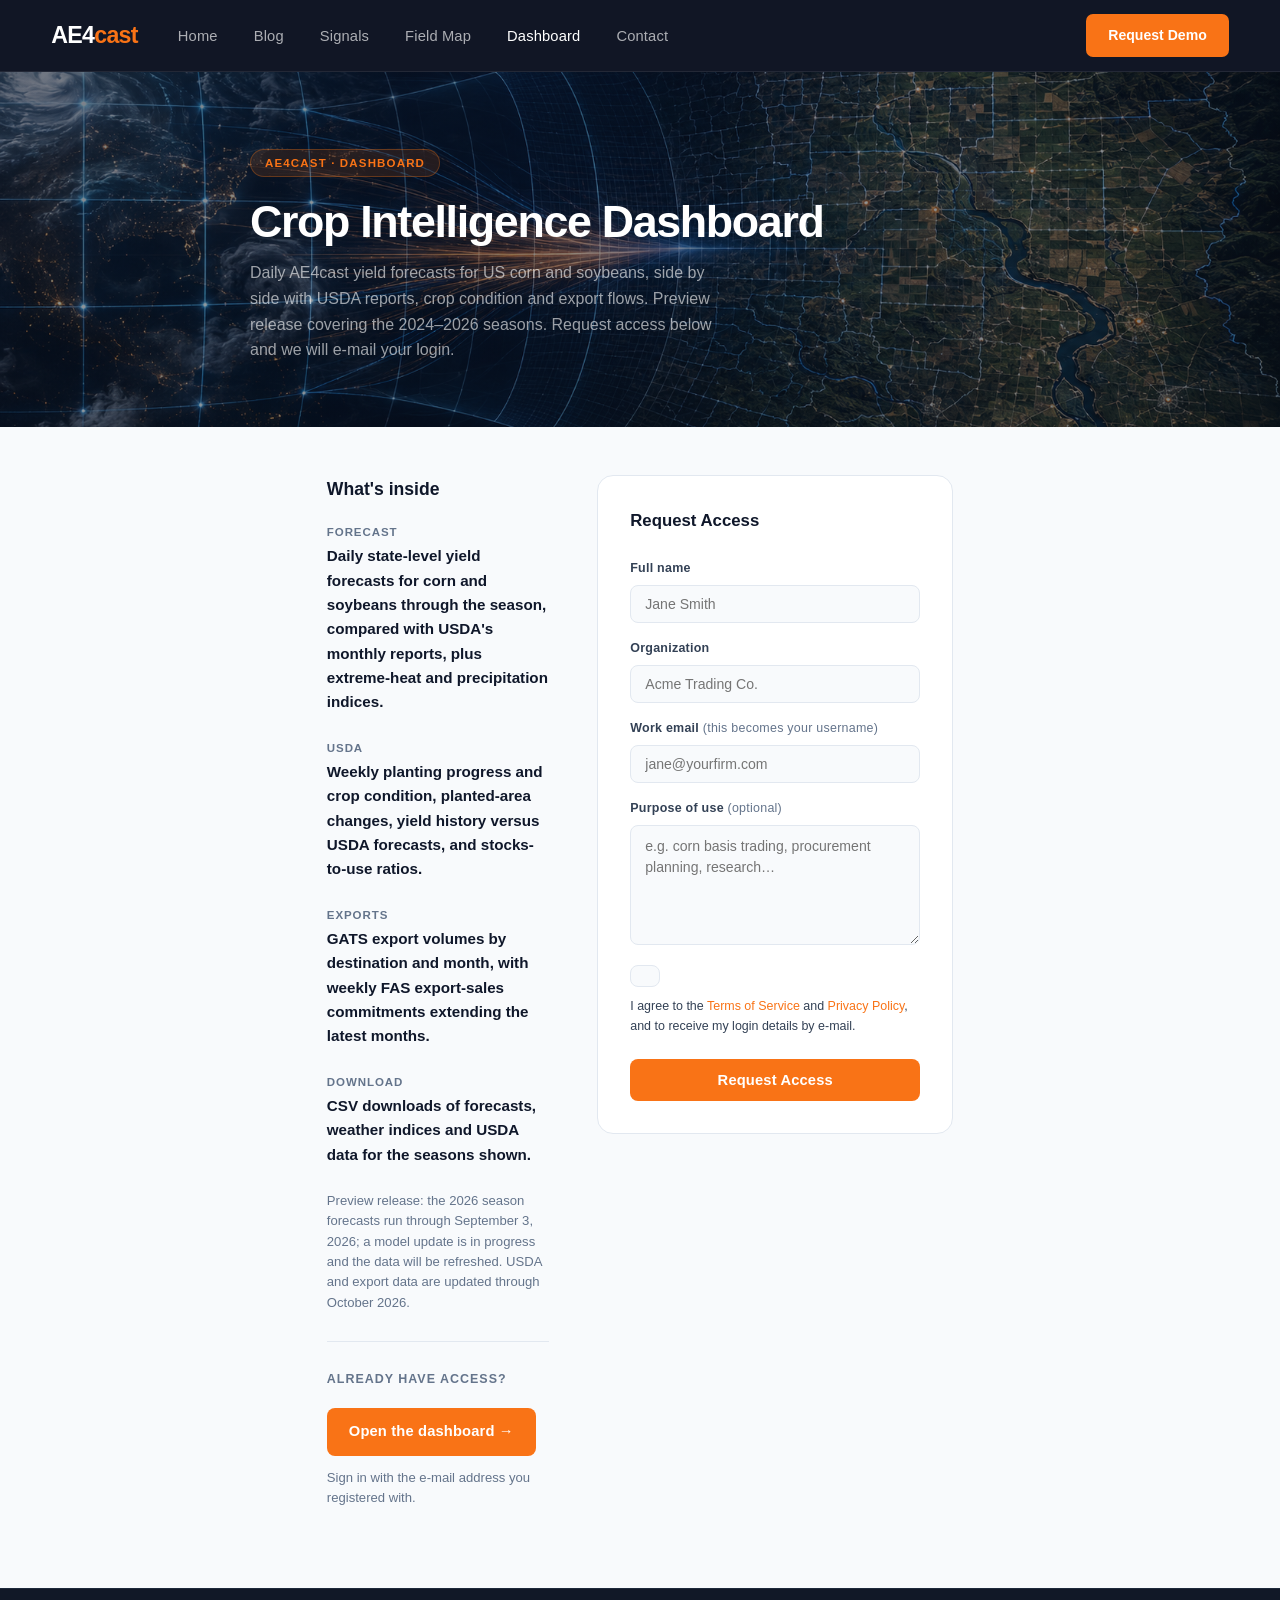
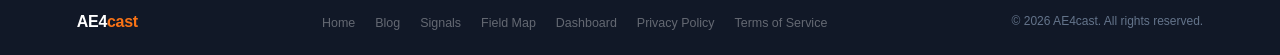
<file: dashboard.html>
<!DOCTYPE html>
<html lang="en">
<head>
<meta charset="UTF-8">
<meta name="viewport" content="width=device-width, initial-scale=1.0">
<title>Dashboard — AE4cast</title>
<style>
  *, *::before, *::after { box-sizing: border-box; margin: 0; padding: 0; }

  :root {
    --orange:    #f97316;
    --orange-dk: #ea6c0a;
    --dark:      #0a0f1e;
    --dark2:     #111827;
    --dark3:     #1e293b;
    --slate:     #334155;
    --muted:     #64748b;
    --border:    #1e293b;
    --border-lt: #e2e8f0;
    --white:     #ffffff;
    --offwhite:  #f8fafc;
    --text-dark: #0f172a;
  }

  body {
    font-family: "Inter", "Helvetica Neue", Arial, sans-serif;
    background: var(--offwhite);
    color: var(--text-dark);
    line-height: 1.6;
    font-size: 16px;
  }

  a { color: inherit; text-decoration: none; }

  /* ── NAV ────────────────────────────────────────────────────── */
  .nav {
    position: sticky;
    top: 0;
    z-index: 100;
    background: rgba(10,15,30,0.97);
    backdrop-filter: blur(14px);
    border-bottom: 1px solid rgba(255,255,255,0.08);
    padding: 0 clamp(24px, 4vw, 72px);
    display: flex;
    align-items: center;
    height: 72px;
    gap: 40px;
  }
  .nav-logo {
    font-size: 1.45rem;
    font-weight: 900;
    letter-spacing: -0.03em;
    color: var(--white);
    flex-shrink: 0;
  }
  .nav-logo span { color: var(--orange); }
  .nav-links {
    display: flex;
    gap: 36px;
    list-style: none;
    flex: 1;
  }
  .nav-links a {
    font-size: 0.92rem;
    font-weight: 500;
    color: rgba(255,255,255,0.65);
    transition: color 0.15s;
    letter-spacing: 0.01em;
  }
  .nav-links a:hover { color: var(--white); }
  .nav-links a.active { color: var(--white); }
  .nav-cta {
    background: var(--orange);
    color: var(--white);
    font-size: 0.88rem;
    font-weight: 700;
    padding: 10px 22px;
    border-radius: 7px;
    transition: background 0.15s;
    flex-shrink: 0;
  }
  .nav-cta:hover { background: var(--orange-dk); }
  /* ── HAMBURGER BUTTON ───────────────────────────────────── */
  .nav-hamburger {
    display: none;
    flex-direction: column;
    gap: 5px;
    background: none;
    border: none;
    cursor: pointer;
    padding: 6px;
    margin-left: auto;
    flex-shrink: 0;
  }
  .nav-hamburger span {
    display: block;
    width: 22px;
    height: 2px;
    background: rgba(255,255,255,0.85);
    border-radius: 2px;
    transition: transform 0.22s, opacity 0.22s;
  }
  .nav-hamburger.open span:nth-child(1) { transform: translateY(7px) rotate(45deg); }
  .nav-hamburger.open span:nth-child(2) { opacity: 0; }
  .nav-hamburger.open span:nth-child(3) { transform: translateY(-7px) rotate(-45deg); }

  @media (max-width: 640px) {
    .nav { flex-wrap: wrap; height: auto; min-height: 72px; padding-top: 0; padding-bottom: 0; }
    .nav-hamburger { display: flex; }
    .nav-cta { display: none; }
    .nav-links {
      display: none;
      width: 100%;
      flex-direction: column;
      gap: 0;
      padding: 4px 0 12px;
      flex: none;
    }
    .nav-links.open { display: flex; }
    .nav-links li { border-top: 1px solid rgba(255,255,255,0.06); }
    .nav-links a { display: block; padding: 12px 4px; font-size: 1rem; color: rgba(255,255,255,0.75); }
  }

  /* ── PAGE HEADER ────────────────────────────────────────────── */
  .page-header {
    background:
      linear-gradient(160deg, rgba(13,20,36,0.55) 0%, rgba(10,15,30,0.42) 40%, rgba(12,21,32,0.55) 100%),
      url('image/ae4casthomepage1.png') center / cover no-repeat;
    padding: clamp(48px, 6vw, 80px) clamp(24px, 6vw, 80px) clamp(40px, 5vw, 64px);
    color: var(--white);
  }
  .page-header-inner { max-width: 780px; margin: 0 auto; }
  .page-eyebrow {
    display: inline-flex;
    align-items: center;
    gap: 8px;
    background: rgba(249,115,22,0.12);
    border: 1px solid rgba(249,115,22,0.3);
    border-radius: 20px;
    padding: 4px 14px;
    font-size: 0.72rem;
    font-weight: 700;
    letter-spacing: 0.1em;
    text-transform: uppercase;
    color: var(--orange);
    margin-bottom: 20px;
  }
  .page-header h1 {
    font-size: clamp(2rem, 4.5vw, 2.8rem);
    font-weight: 800;
    letter-spacing: -0.03em;
    line-height: 1.1;
    margin-bottom: 14px;
  }
  .page-header p {
    font-size: 1rem;
    color: rgba(255,255,255,0.6);
    max-width: 480px;
  }

  /* ── MAIN LAYOUT ────────────────────────────────────────────── */
  .contact-wrap {
    max-width: 780px;
    margin: 0 auto;
    padding: 48px clamp(24px, 6vw, 80px) 80px;
    display: grid;
    grid-template-columns: 1fr 1.6fr;
    gap: 48px;
    align-items: start;
  }
  @media (max-width: 640px) {
    .contact-wrap { grid-template-columns: 1fr; gap: 36px; }
  }

  /* ── CONTACT INFO PANEL ─────────────────────────────────────── */
  .contact-info h2 {
    font-size: 1.1rem;
    font-weight: 700;
    margin-bottom: 20px;
    color: var(--text-dark);
  }
  .info-item {
    display: flex;
    flex-direction: column;
    gap: 3px;
    margin-bottom: 24px;
  }
  .info-label {
    font-size: 0.72rem;
    font-weight: 700;
    letter-spacing: 0.08em;
    text-transform: uppercase;
    color: var(--muted);
  }
  .info-value {
    font-size: 0.95rem;
    font-weight: 600;
    color: var(--text-dark);
  }
  .info-value a {
    color: var(--orange);
    transition: opacity 0.15s;
  }
  .info-value a:hover { opacity: 0.75; }
  .info-note {
    font-size: 0.82rem;
    color: var(--muted);
    line-height: 1.55;
  }
  .divider {
    border: none;
    border-top: 1px solid var(--border-lt);
    margin: 28px 0;
  }
  .use-cases {
    list-style: none;
    display: flex;
    flex-direction: column;
    gap: 10px;
  }
  .use-cases li {
    font-size: 0.83rem;
    color: var(--muted);
    display: flex;
    align-items: flex-start;
    gap: 8px;
    line-height: 1.45;
  }
  .use-cases li::before {
    content: "→";
    color: var(--orange);
    font-weight: 700;
    flex-shrink: 0;
    margin-top: 1px;
  }

  /* ── FORM PANEL ─────────────────────────────────────────────── */
  .contact-form-wrap {
    background: var(--white);
    border: 1px solid var(--border-lt);
    border-radius: 16px;
    padding: 32px;
  }
  .contact-form-wrap h2 {
    font-size: 1.05rem;
    font-weight: 700;
    margin-bottom: 24px;
    color: var(--text-dark);
  }
  .form-row {
    display: grid;
    grid-template-columns: 1fr 1fr;
    gap: 14px;
  }
  @media (max-width: 480px) { .form-row { grid-template-columns: 1fr; } }
  .form-group {
    display: flex;
    flex-direction: column;
    gap: 6px;
    margin-bottom: 16px;
  }
  .form-group label {
    font-size: 0.78rem;
    font-weight: 600;
    color: var(--slate);
    letter-spacing: 0.02em;
  }
  .form-group input,
  .form-group select,
  .form-group textarea {
    font-family: inherit;
    font-size: 0.88rem;
    color: var(--text-dark);
    background: var(--offwhite);
    border: 1px solid var(--border-lt);
    border-radius: 8px;
    padding: 10px 14px;
    outline: none;
    transition: border-color 0.15s, box-shadow 0.15s;
    width: 100%;
    -webkit-appearance: none;
  }
  .form-group input:focus,
  .form-group select:focus,
  .form-group textarea:focus {
    border-color: var(--orange);
    box-shadow: 0 0 0 3px rgba(249,115,22,0.12);
  }
  .form-group textarea {
    resize: vertical;
    min-height: 120px;
    line-height: 1.55;
  }
  .form-group select {
    background-image: url("data:image/svg+xml,%3Csvg xmlns='http://www.w3.org/2000/svg' width='12' height='8' viewBox='0 0 12 8'%3E%3Cpath d='M1 1l5 5 5-5' stroke='%2364748b' stroke-width='1.5' fill='none' stroke-linecap='round'/%3E%3C/svg%3E");
    background-repeat: no-repeat;
    background-position: right 14px center;
    padding-right: 36px;
  }
  .form-submit {
    width: 100%;
    background: var(--orange);
    color: var(--white);
    font-family: inherit;
    font-size: 0.92rem;
    font-weight: 700;
    padding: 13px 24px;
    border: none;
    border-radius: 8px;
    cursor: pointer;
    transition: background 0.15s;
    margin-top: 6px;
    letter-spacing: 0.01em;
  }
  .form-submit:hover { background: var(--orange-dk); }
  .form-submit:disabled { opacity: 0.55; cursor: not-allowed; }

  /* ── SUCCESS / ERROR STATES ─────────────────────────────────── */
  .form-message {
    display: none;
    border-radius: 8px;
    padding: 14px 18px;
    font-size: 0.85rem;
    font-weight: 500;
    margin-top: 14px;
    line-height: 1.5;
  }
  .form-message.success {
    background: #f0fdf4;
    border: 1px solid #bbf7d0;
    color: #15803d;
  }
  .form-message.error {
    background: #fff7ed;
    border: 1px solid #fed7aa;
    color: #c2410c;
  }

  /* ── FOOTER ─────────────────────────────────────────────────── */
  .footer {
    background: var(--dark2);
    border-top: 1px solid var(--border);
    padding: 20px clamp(24px, 6vw, 80px);
    display: flex;
    align-items: center;
    justify-content: space-between;
    flex-wrap: wrap;
    gap: 12px;
  }
  .footer-logo { font-size: 1rem; font-weight: 900; color: var(--white); letter-spacing: -0.02em; }
  .footer-logo span { color: var(--orange); }
  .footer-links { display: flex; gap: 20px; list-style: none; flex-wrap: wrap; }
  .footer-links a { font-size: 0.78rem; color: rgba(255,255,255,0.35); transition: color 0.15s; }
  .footer-links a:hover { color: rgba(255,255,255,0.7); }
  .footer-copy { font-size: 0.75rem; color: var(--muted); }
</style>
</head>
<body>

<!-- NAV -->
<nav class="nav">
  <a href="index.html" class="nav-logo">AE4<span>cast</span></a>
  <ul class="nav-links">
    <li><a href="index.html">Home</a></li>
    <li><a href="blog.html">Blog</a></li>
    <li><a href="signals.html">Signals</a></li>
    <li><a href="map/index.html">Field Map</a></li>
    <li><a href="dashboard.html" class="active">Dashboard</a></li>
    <li><a href="contact.html">Contact</a></li>
  </ul>
  <a href="index.html#open-demo" class="nav-cta">Request Demo</a>
  <button class="nav-hamburger" id="nav-hamburger" aria-label="Open menu" onclick="toggleMobileNav()">
    <span></span><span></span><span></span>
  </button>
</nav>

<!-- PAGE HEADER -->
<div class="page-header">
  <div class="page-header-inner">
    <span class="page-eyebrow">AE4cast · Dashboard</span>
    <h1>Crop Intelligence Dashboard</h1>
    <p>Daily AE4cast yield forecasts for US corn and soybeans, side by side with USDA reports, crop condition and export flows. Preview release covering the 2024–2026 seasons. Request access below and we will e-mail your login.</p>
  </div>
</div>

<!-- CONTACT LAYOUT -->
<div class="contact-wrap">

  <!-- LEFT: What's inside -->
  <div class="contact-info">
    <h2>What's inside</h2>

    <div class="info-item">
      <span class="info-label">Forecast</span>
      <span class="info-value">Daily state-level yield forecasts for corn and soybeans through the season, compared with USDA's monthly reports, plus extreme-heat and precipitation indices.</span>
    </div>

    <div class="info-item">
      <span class="info-label">USDA</span>
      <span class="info-value">Weekly planting progress and crop condition, planted-area changes, yield history versus USDA forecasts, and stocks-to-use ratios.</span>
    </div>

    <div class="info-item">
      <span class="info-label">Exports</span>
      <span class="info-value">GATS export volumes by destination and month, with weekly FAS export-sales commitments extending the latest months.</span>
    </div>

    <div class="info-item">
      <span class="info-label">Download</span>
      <span class="info-value">CSV downloads of forecasts, weather indices and USDA data for the seasons shown.</span>
    </div>

    <p class="info-note">Preview release: the 2026 season forecasts run through September 3, 2026; a model update is in progress and the data will be refreshed. USDA and export data are updated through October 2026.</p>

    <hr class="divider">

    <p style="font-size:0.78rem;font-weight:700;letter-spacing:0.08em;text-transform:uppercase;color:var(--muted);margin-bottom:12px;">Already have access?</p>
    <a class="form-submit" style="display:inline-block;width:auto;text-decoration:none;text-align:center;padding:12px 22px;" href="https://ae4cast.shinyapps.io/ae4cast-dashboard/" target="_blank" rel="noopener">Open the dashboard →</a>
    <p class="info-note" style="margin-top:12px;">Sign in with the e-mail address you registered with.</p>
  </div>

  <!-- RIGHT: Access request form (Netlify Forms) -->
  <div class="contact-form-wrap">
    <h2>Request Access</h2>
    <form id="dashboard-form" name="dashboard-access" method="POST" data-netlify="true" netlify-honeypot="bot-field" novalidate>
      <input type="hidden" name="form-name" value="dashboard-access">
      <p style="display:none;"><label>Leave this empty: <input name="bot-field"></label></p>

      <div class="form-group">
        <label for="full-name">Full name</label>
        <input type="text" id="full-name" name="name" placeholder="Jane Smith" required>
      </div>

      <div class="form-group">
        <label for="organization">Organization</label>
        <input type="text" id="organization" name="organization" placeholder="Acme Trading Co." required>
      </div>

      <div class="form-group">
        <label for="email">Work email <span style="font-weight:400;color:var(--muted);">(this becomes your username)</span></label>
        <input type="email" id="email" name="email" placeholder="jane@yourfirm.com" required>
      </div>

      <div class="form-group">
        <label for="purpose">Purpose of use <span style="font-weight:400;color:var(--muted);">(optional)</span></label>
        <textarea id="purpose" name="purpose" placeholder="e.g. corn basis trading, procurement planning, research…"></textarea>
      </div>

      <div class="form-group" style="display:flex;gap:10px;align-items:flex-start;">
        <input type="checkbox" id="consent" name="consent" value="yes" required style="margin-top:4px;width:auto;">
        <label for="consent" style="margin:0;font-weight:400;text-transform:none;letter-spacing:0;">I agree to the <a href="terms.html" style="color:var(--orange)">Terms of Service</a> and <a href="privacy-policy.html" style="color:var(--orange)">Privacy Policy</a>, and to receive my login details by e-mail.</label>
      </div>

      <button type="submit" class="form-submit" id="submit-btn">Request Access</button>

      <div class="form-message success" id="msg-success">
        Thanks — we've received your request. Your login details will be e-mailed to you shortly.
      </div>
      <div class="form-message error" id="msg-error">
        Something went wrong. Please try again or email us directly at <a href="mailto:info@ae4cast.com" style="color:var(--orange)">info@ae4cast.com</a>.
      </div>
    </form>
  </div>

</div>

<!-- FOOTER -->
<footer class="footer">
  <span class="footer-logo">AE4<span>cast</span></span>
  <ul class="footer-links">
    <li><a href="index.html">Home</a></li>
    <li><a href="blog.html">Blog</a></li>
    <li><a href="signals.html">Signals</a></li>
    <li><a href="map/index.html">Field Map</a></li>
    <li><a href="dashboard.html">Dashboard</a></li>
    <li><a href="privacy-policy.html">Privacy Policy</a></li>
    <li><a href="terms.html">Terms of Service</a></li>
  </ul>
  <span class="footer-copy">© 2026 AE4cast. All rights reserved.</span>
</footer>

<script>
const form = document.getElementById('dashboard-form');
const btn  = document.getElementById('submit-btn');
const msgOk  = document.getElementById('msg-success');
const msgErr = document.getElementById('msg-error');

form.addEventListener('submit', async (e) => {
  e.preventDefault();
  if (!form.checkValidity()) { form.reportValidity(); return; }

  btn.disabled = true;
  btn.textContent = 'Sending…';
  msgOk.style.display = 'none';
  msgErr.style.display = 'none';

  try {
    const res = await fetch('/dashboard.html', {
      method: 'POST',
      headers: { 'Content-Type': 'application/x-www-form-urlencoded' },
      body: new URLSearchParams(new FormData(form)).toString()
    });
    if (res.ok) {
      form.reset();
      msgOk.style.display = 'block';
      btn.textContent = 'Request Sent';
    } else {
      throw new Error('non-ok');
    }
  } catch {
    msgErr.style.display = 'block';
    btn.disabled = false;
    btn.textContent = 'Request Access';
  }
});

function toggleMobileNav() {
  const links = document.querySelector('.nav-links');
  const btn   = document.getElementById('nav-hamburger');
  links.classList.toggle('open');
  btn.classList.toggle('open');
}
document.addEventListener('DOMContentLoaded', function() {
  document.querySelectorAll('.nav-links a').forEach(function(link) {
    link.addEventListener('click', function() {
      document.querySelector('.nav-links').classList.remove('open');
      document.getElementById('nav-hamburger').classList.remove('open');
    });
  });
});
</script>
</body>
</html>
</file>
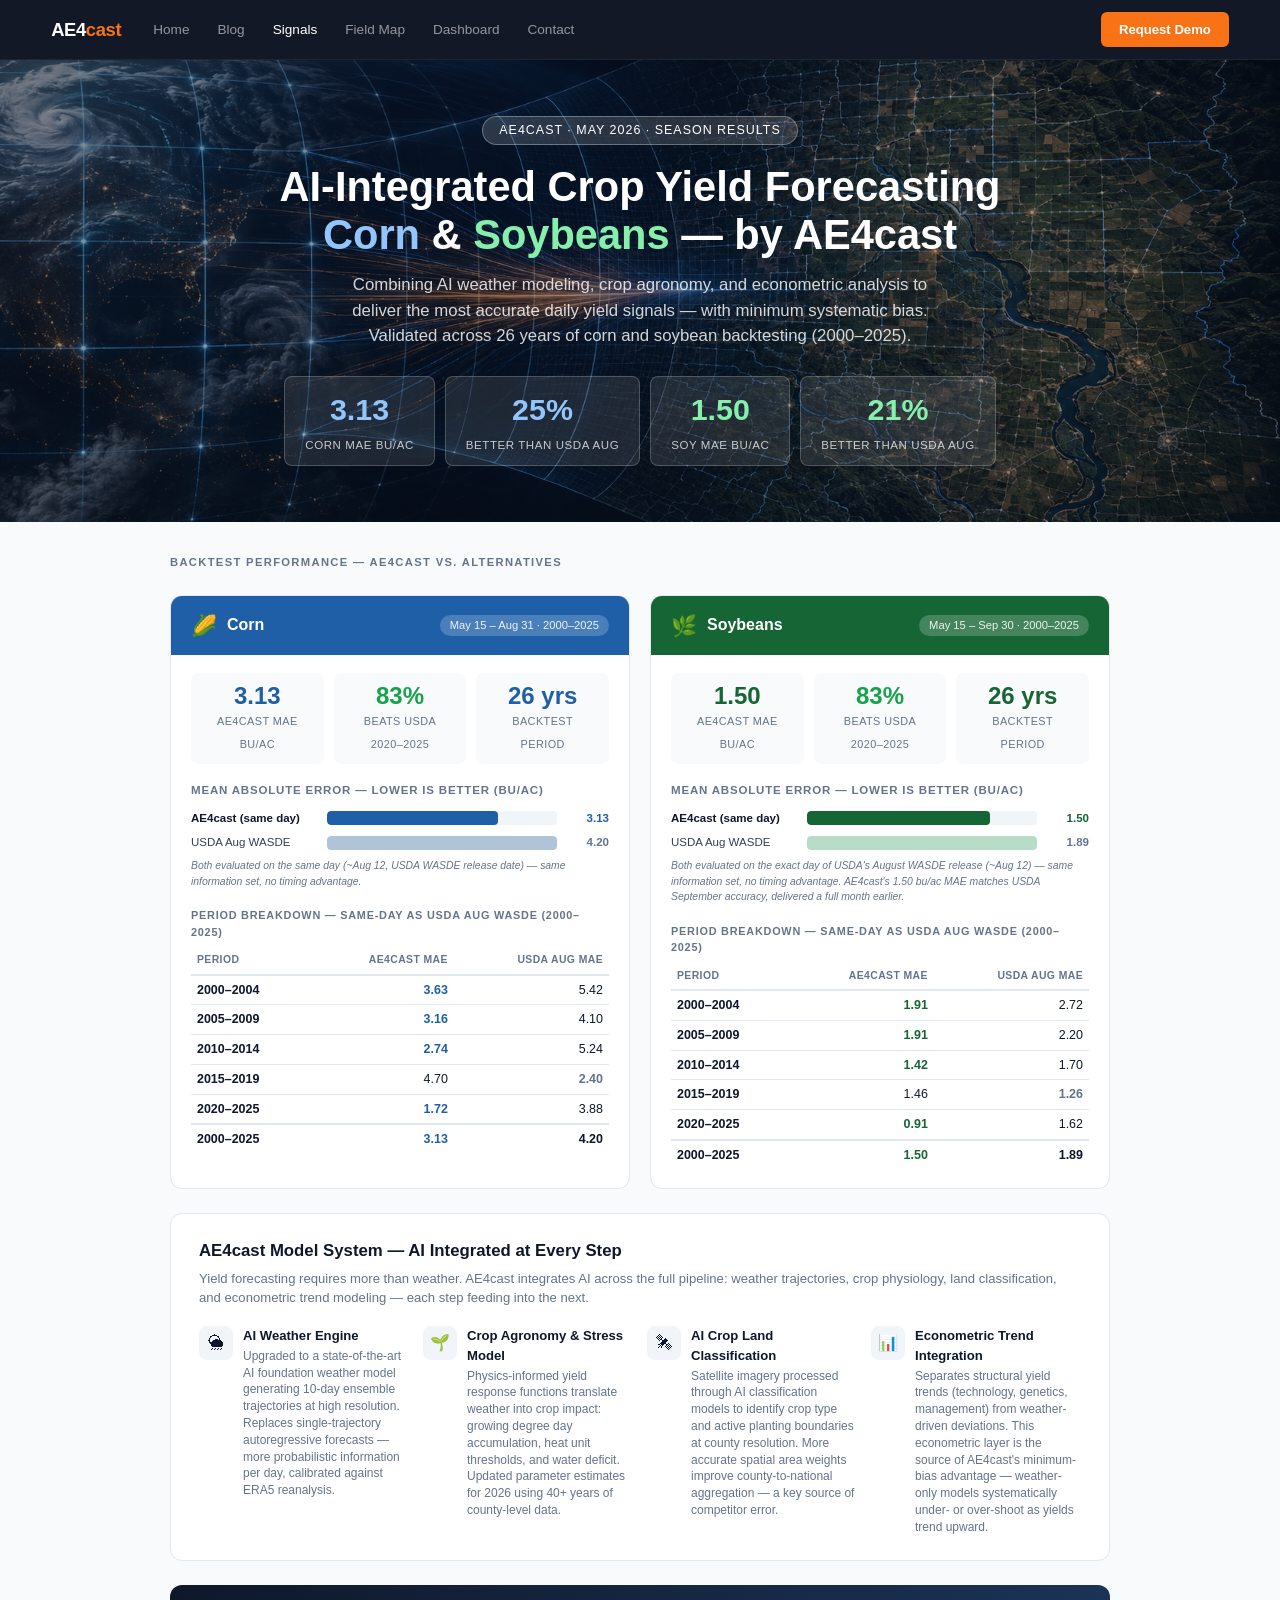
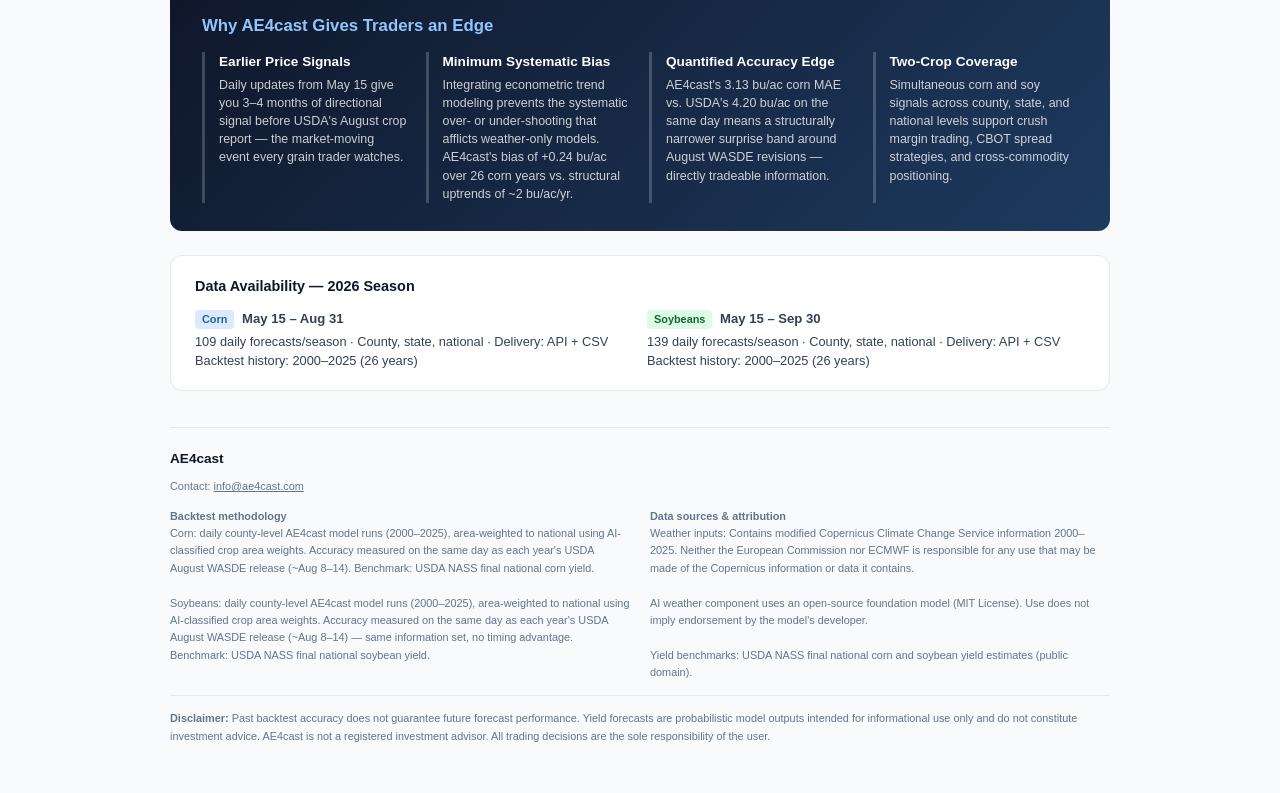
<file: performance.html>
<!DOCTYPE html>
<html lang="en">
<head>
<meta charset="UTF-8">
<meta name="viewport" content="width=device-width, initial-scale=1.0">
<title>Model Performance — AE4cast AI Crop Yield Forecasting</title>
<style>
  /* ── SITE NAV ──────────────────────────────────────────────── */
  .site-nav {
    position: sticky;
    top: 0;
    z-index: 100;
    background: rgba(10, 15, 30, 0.96);
    backdrop-filter: blur(12px);
    border-bottom: 1px solid rgba(255,255,255,0.06);
    padding: 0 clamp(20px, 4vw, 60px);
    display: flex;
    align-items: center;
    height: 60px;
    gap: 32px;
  }
  .site-nav-logo {
    font-size: 1.15rem;
    font-weight: 800;
    letter-spacing: -0.02em;
    color: #fff;
    text-decoration: none;
    flex-shrink: 0;
  }
  .site-nav-logo span { color: #f97316; }
  .site-nav-links {
    display: flex;
    gap: 28px;
    list-style: none;
    flex: 1;
  }
  .site-nav-links a {
    font-size: 0.85rem;
    font-weight: 500;
    color: rgba(255,255,255,0.55);
    text-decoration: none;
    transition: color 0.15s;
  }
  .site-nav-links a:hover { color: #fff; }
  .site-nav-links a.active { color: #fff; }
  .site-nav-cta {
    background: #f97316;
    color: #fff;
    font-size: 0.82rem;
    font-weight: 700;
    padding: 8px 18px;
    border-radius: 6px;
    text-decoration: none;
    flex-shrink: 0;
  }
  @media (max-width: 640px) { .site-nav-links { display: none; } }
</style>
<style>
  *, *::before, *::after { box-sizing: border-box; margin: 0; padding: 0; }

  :root {
    --corn: #1e5fa8;
    --corn-light: #dbeafe;
    --corn-mid: #3b82f6;
    --soy: #166534;
    --soy-light: #dcfce7;
    --soy-mid: #22c55e;
    --dark: #0f172a;
    --mid: #334155;
    --muted: #64748b;
    --border: #e2e8f0;
    --bg: #f8fafc;
    --white: #ffffff;
  }

  body {
    font-family: "Helvetica Neue", Arial, sans-serif;
    background: var(--bg);
    color: var(--dark);
    line-height: 1.5;
    font-size: 15px;
  }

  .page { max-width: 980px; margin: 0 auto; padding: 0 20px 48px; }

  /* ── HERO ─────────────────────────────────────────────────── */
  .hero {
    background:
      linear-gradient(160deg, rgba(13,20,36,0.55) 0%, rgba(10,15,30,0.42) 40%, rgba(12,21,32,0.55) 100%),
      url('image/ae4casthomepage1.png') center / cover no-repeat;
    color: white;
    padding: clamp(32px, 5vw, 56px) clamp(20px, 4vw, 60px);
    text-align: center;
  }
  .hero-eyebrow {
    display: inline-block;
    background: rgba(255,255,255,0.15);
    border: 1px solid rgba(255,255,255,0.3);
    border-radius: 20px;
    padding: 4px 16px;
    font-size: 0.78rem;
    letter-spacing: 0.08em;
    text-transform: uppercase;
    margin-bottom: 18px;
  }
  .hero h1 {
    font-size: clamp(1.6rem, 4vw, 2.6rem);
    font-weight: 800;
    line-height: 1.15;
    max-width: 740px;
    margin: 0 auto 14px;
  }
  .hero h1 span.accent-corn { color: #93c5fd; }
  .hero h1 span.accent-soy  { color: #86efac; }
  .hero-sub {
    font-size: clamp(0.9rem, 2vw, 1.05rem);
    opacity: 0.82;
    max-width: 600px;
    margin: 0 auto 28px;
  }
  .hero-kpis {
    display: flex;
    flex-wrap: wrap;
    justify-content: center;
    gap: 10px;
    margin-bottom: 0;
  }
  .kpi-chip {
    background: rgba(255,255,255,0.1);
    border: 1px solid rgba(255,255,255,0.2);
    border-radius: 8px;
    padding: 10px 20px;
    min-width: 130px;
  }
  .kpi-chip .kpi-val {
    font-size: clamp(1.4rem, 3vw, 1.9rem);
    font-weight: 800;
    display: block;
  }
  .kpi-chip .kpi-lbl {
    font-size: 0.72rem;
    opacity: 0.75;
    text-transform: uppercase;
    letter-spacing: 0.05em;
  }
  .kpi-chip.blue .kpi-val { color: #93c5fd; }
  .kpi-chip.green .kpi-val { color: #86efac; }

  /* ── SECTION HEADERS ───────────────────────────────────────── */
  .section-title {
    font-size: 0.7rem;
    letter-spacing: 0.12em;
    text-transform: uppercase;
    font-weight: 700;
    margin: 32px 0 16px;
  }
  .section-title.corn { color: var(--corn); }
  .section-title.soy  { color: var(--soy); }
  .section-title.neutral { color: var(--muted); }

  /* ── CROP GRID ─────────────────────────────────────────────── */
  .crop-grid {
    display: grid;
    grid-template-columns: 1fr 1fr;
    gap: 20px;
    margin-top: 24px;
  }
  @media (max-width: 680px) {
    .crop-grid { grid-template-columns: 1fr; }
  }

  .crop-panel {
    background: var(--white);
    border-radius: 12px;
    border: 1px solid var(--border);
    overflow: hidden;
  }
  .panel-header {
    padding: 14px 20px;
    display: flex;
    align-items: center;
    gap: 10px;
  }
  .panel-header.corn-bg { background: var(--corn); }
  .panel-header.soy-bg  { background: var(--soy); }
  .panel-header h2 {
    color: white;
    font-size: 1rem;
    font-weight: 700;
  }
  .panel-header .crop-icon {
    font-size: 1.3rem;
  }
  .panel-header .season-badge {
    margin-left: auto;
    background: rgba(255,255,255,0.2);
    border-radius: 20px;
    padding: 2px 10px;
    font-size: 0.7rem;
    color: rgba(255,255,255,0.9);
  }
  .panel-body { padding: 18px 20px; }

  /* stat row inside panel */
  .stat-row {
    display: flex;
    gap: 10px;
    margin-bottom: 18px;
    flex-wrap: wrap;
  }
  .stat-card {
    flex: 1;
    min-width: 90px;
    background: var(--bg);
    border-radius: 8px;
    padding: 10px 12px;
    text-align: center;
  }
  .stat-card .s-val {
    font-size: clamp(1.2rem, 2.5vw, 1.5rem);
    font-weight: 800;
    display: block;
    line-height: 1.1;
  }
  .stat-card .s-lbl {
    font-size: 0.68rem;
    color: var(--muted);
    text-transform: uppercase;
    letter-spacing: 0.04em;
    margin-top: 3px;
  }
  .stat-card.corn-card .s-val { color: var(--corn); }
  .stat-card.soy-card  .s-val { color: var(--soy); }
  .stat-card.win-card  .s-val { color: #16a34a; }

  /* ── BAR CHART ─────────────────────────────────────────────── */
  .bar-chart { margin-bottom: 18px; }
  .bar-chart-title {
    font-size: 0.72rem;
    font-weight: 700;
    text-transform: uppercase;
    letter-spacing: 0.07em;
    color: var(--muted);
    margin-bottom: 10px;
  }
  .bar-row {
    display: flex;
    align-items: center;
    margin-bottom: 7px;
    gap: 8px;
  }
  .bar-label {
    font-size: 0.72rem;
    width: 128px;
    flex-shrink: 0;
    color: var(--mid);
    font-weight: 500;
  }
  .bar-label.aurora { font-weight: 700; color: var(--dark); }
  .bar-outer {
    flex: 1;
    background: #f1f5f9;
    border-radius: 4px;
    height: 14px;
    overflow: hidden;
  }
  .bar-inner {
    height: 100%;
    border-radius: 4px;
    transition: width 0.3s ease;
  }
  .bar-val {
    font-size: 0.72rem;
    font-weight: 600;
    width: 44px;
    text-align: right;
    flex-shrink: 0;
  }

  /* corn bar colors */
  .bar-inner.aurora-corn  { background: var(--corn); }
  .bar-inner.ar1-corn     { background: #7cb3e0; }
  .bar-inner.usda-corn    { background: #b0c4d8; }
  .bar-inner.private-corn { background: #c9d8e8; }

  /* soy bar colors */
  .bar-inner.aurora-soy  { background: var(--soy); }
  .bar-inner.ar1-soy     { background: #5ea87c; }
  .bar-inner.usda-sep-soy { background: #8fc9a4; }
  .bar-inner.usda-aug-soy { background: #b8dcc7; }

  .bar-val.aurora-corn { color: var(--corn); }
  .bar-val.ar1-corn    { color: #4a7da0; }
  .bar-val.usda-corn   { color: var(--muted); }
  .bar-val.aurora-soy  { color: var(--soy); }
  .bar-val.ar1-soy     { color: #2e7a4c; }
  .bar-val.usda-soy    { color: var(--muted); }
  .bar-note {
    font-size: 0.65rem;
    color: var(--muted);
    margin-top: 4px;
    font-style: italic;
  }

  /* ── PERIOD TABLE ──────────────────────────────────────────── */
  .period-table {
    width: 100%;
    border-collapse: collapse;
    font-size: 0.78rem;
  }
  .period-table th {
    text-align: right;
    font-size: 0.65rem;
    font-weight: 700;
    letter-spacing: 0.04em;
    text-transform: uppercase;
    color: var(--muted);
    padding: 4px 6px 6px;
    border-bottom: 2px solid var(--border);
  }
  .period-table th:first-child { text-align: left; }
  .period-table td {
    text-align: right;
    padding: 5px 6px;
    border-bottom: 1px solid var(--border);
    vertical-align: middle;
  }
  .period-table td:first-child { text-align: left; font-weight: 600; }
  .period-table tr:last-child td {
    font-weight: 700;
    border-top: 2px solid var(--border);
    border-bottom: none;
  }
  .best-val { font-weight: 800; }
  .best-val.corn { color: var(--corn); }
  .best-val.soy  { color: var(--soy); }
  .win-pct {
    display: inline-block;
    background: #f0fdf4;
    color: #15803d;
    border-radius: 4px;
    padding: 1px 5px;
    font-size: 0.68rem;
    font-weight: 700;
  }
  .period-table-title {
    font-size: 0.68rem;
    font-weight: 700;
    text-transform: uppercase;
    letter-spacing: 0.07em;
    color: var(--muted);
    margin: 16px 0 8px;
  }

  /* ── UPGRADE SECTION ───────────────────────────────────────── */
  .upgrade-section {
    background: var(--white);
    border: 1px solid var(--border);
    border-radius: 12px;
    padding: 24px 28px;
    margin-top: 24px;
  }
  .upgrade-section h3 {
    font-size: 1.05rem;
    font-weight: 800;
    margin-bottom: 6px;
    color: var(--dark);
  }
  .upgrade-section .sub-h {
    color: var(--muted);
    font-size: 0.82rem;
    margin-bottom: 18px;
  }
  .upgrade-grid {
    display: grid;
    grid-template-columns: repeat(auto-fit, minmax(200px, 1fr));
    gap: 14px;
  }
  .upgrade-item {
    display: flex;
    gap: 10px;
    align-items: flex-start;
  }
  .upgrade-icon {
    width: 34px;
    height: 34px;
    border-radius: 8px;
    display: flex;
    align-items: center;
    justify-content: center;
    font-size: 1rem;
    flex-shrink: 0;
    background: #f1f5f9;
  }
  .upgrade-item .u-title { font-size: 0.82rem; font-weight: 700; margin-bottom: 2px; }
  .upgrade-item .u-body  { font-size: 0.75rem; color: var(--muted); line-height: 1.4; }

  /* ── TRADING VALUE ─────────────────────────────────────────── */
  .trading-section {
    background: linear-gradient(135deg, #0f172a 0%, #1e3a5f 100%);
    color: white;
    border-radius: 12px;
    padding: 28px 32px;
    margin-top: 24px;
  }
  .trading-section h3 {
    font-size: 1.05rem;
    font-weight: 800;
    margin-bottom: 14px;
    color: #93c5fd;
  }
  .trading-grid {
    display: grid;
    grid-template-columns: repeat(auto-fit, minmax(200px, 1fr));
    gap: 18px;
  }
  .trading-item { border-left: 3px solid rgba(255,255,255,0.2); padding-left: 14px; }
  .trading-item .t-title { font-size: 0.85rem; font-weight: 700; margin-bottom: 4px; }
  .trading-item .t-body  { font-size: 0.78rem; opacity: 0.78; line-height: 1.45; }

  /* ── AVAILABILITY ──────────────────────────────────────────── */
  .avail-section {
    background: var(--white);
    border: 1px solid var(--border);
    border-radius: 12px;
    padding: 20px 24px;
    margin-top: 24px;
  }
  .avail-section h3 { font-size: 0.9rem; font-weight: 800; margin-bottom: 12px; }
  .avail-grid {
    display: grid;
    grid-template-columns: 1fr 1fr;
    gap: 14px;
  }
  @media (max-width: 520px) { .avail-grid { grid-template-columns: 1fr; } }
  .avail-item { font-size: 0.8rem; color: var(--mid); }
  .avail-item strong { display: block; margin-bottom: 3px; font-size: 0.82rem; }
  .avail-item .avail-tag {
    display: inline-block;
    border-radius: 4px;
    padding: 1px 7px;
    font-size: 0.68rem;
    font-weight: 700;
    margin-right: 4px;
  }
  .avail-tag.corn-tag { background: var(--corn-light); color: var(--corn); }
  .avail-tag.soy-tag  { background: var(--soy-light);  color: var(--soy); }

  /* ── FOOTER ────────────────────────────────────────────────── */
  .footer {
    margin-top: 36px;
    border-top: 1px solid var(--border);
    padding-top: 20px;
    font-size: 0.68rem;
    color: var(--muted);
    line-height: 1.6;
  }
  .footer a { color: var(--muted); }
  .footer .footer-logo {
    font-size: 0.85rem;
    font-weight: 800;
    color: var(--dark);
    margin-bottom: 8px;
  }
  .footer-cols { display: grid; grid-template-columns: 1fr 1fr; gap: 20px; margin-top: 12px; }
  @media (max-width: 520px) { .footer-cols { grid-template-columns: 1fr; } }

  /* ── DIVIDER ───────────────────────────────────────────────── */
  .divider { border: none; border-top: 1px solid var(--border); margin: 24px 0; }
</style>
</head>
<body>

<!-- SITE NAV -->
<nav class="site-nav">
  <a href="index.html" class="site-nav-logo">AE4<span>cast</span></a>
  <ul class="site-nav-links">
    <li><a href="index.html">Home</a></li>
    <li><a href="blog.html">Blog</a></li>
    <li><a href="signals.html" class="active">Signals</a></li>
    <li><a href="map/index.html">Field Map</a></li>
    <li><a href="dashboard.html">Dashboard</a></li>
    <li><a href="contact.html">Contact</a></li>
  </ul>
  <a href="index.html#open-demo" class="site-nav-cta">Request Demo</a>
</nav>

<!-- ═══════════════════════════════════════════════════════ HERO -->
<div class="hero">
  <span class="hero-eyebrow">AE4cast · May 2026 · Season Results</span>
  <h1>
    AI-Integrated Crop Yield Forecasting<br>
    <span class="accent-corn">Corn</span> &amp; <span class="accent-soy">Soybeans</span> — by AE4cast
  </h1>
  <p class="hero-sub">
    Combining AI weather modeling, crop agronomy, and econometric analysis
    to deliver the most accurate daily yield signals — with minimum systematic bias.
    Validated across 26 years of corn and soybean backtesting (2000–2025).
  </p>
  <div class="hero-kpis">
    <div class="kpi-chip blue">
      <span class="kpi-val">3.13</span>
      <span class="kpi-lbl">Corn MAE bu/ac</span>
    </div>
    <div class="kpi-chip blue">
      <span class="kpi-val">25%</span>
      <span class="kpi-lbl">Better than USDA Aug</span>
    </div>
    <div class="kpi-chip green">
      <span class="kpi-val">1.50</span>
      <span class="kpi-lbl">Soy MAE bu/ac</span>
    </div>
    <div class="kpi-chip green">
      <span class="kpi-val">21%</span>
      <span class="kpi-lbl">Better than USDA Aug</span>
    </div>
  </div>
</div>

<div class="page">

  <!-- ══════════════════════════════════════ PERFORMANCE OVERVIEW -->
  <p class="section-title neutral">Backtest Performance — AE4cast vs. Alternatives</p>

  <div class="crop-grid">

    <!-- ─── CORN PANEL ─── -->
    <div class="crop-panel">
      <div class="panel-header corn-bg">
        <span class="crop-icon">🌽</span>
        <h2>Corn</h2>
        <span class="season-badge">May 15 – Aug 31 · 2000–2025</span>
      </div>
      <div class="panel-body">

        <div class="stat-row">
          <div class="stat-card corn-card">
            <span class="s-val">3.13</span>
            <span class="s-lbl">AE4cast MAE<br>bu/ac</span>
          </div>
          <div class="stat-card win-card">
            <span class="s-val">83%</span>
            <span class="s-lbl">Beats USDA<br>2020–2025</span>
          </div>
          <div class="stat-card corn-card">
            <span class="s-val">26 yrs</span>
            <span class="s-lbl">Backtest<br>period</span>
          </div>
        </div>

        <!-- Corn bar chart: lower is better -->
        <div class="bar-chart">
          <div class="bar-chart-title">Mean Absolute Error — lower is better (bu/ac)</div>

          <div class="bar-row">
            <span class="bar-label aurora">AE4cast (same day)</span>
            <div class="bar-outer"><div class="bar-inner aurora-corn" style="width:74.5%"></div></div>
            <span class="bar-val aurora-corn">3.13</span>
          </div>
          <div class="bar-row">
            <span class="bar-label">USDA Aug WASDE</span>
            <div class="bar-outer"><div class="bar-inner usda-corn" style="width:100%"></div></div>
            <span class="bar-val usda-corn">4.20</span>
          </div>
          <p class="bar-note">Both evaluated on the same day (~Aug 12, USDA WASDE release date) — same information set, no timing advantage.</p>
        </div>

        <!-- Corn period table -->
        <div class="period-table-title">Period breakdown — same-day as USDA Aug WASDE (2000–2025)</div>
        <table class="period-table">
          <thead>
            <tr>
              <th>Period</th>
              <th>AE4cast MAE</th>
              <th>USDA Aug MAE</th>
            </tr>
          </thead>
          <tbody>
            <tr>
              <td>2000–2004</td>
              <td><span class="best-val corn">3.63</span></td>
              <td>5.42</td>
            </tr>
            <tr>
              <td>2005–2009</td>
              <td><span class="best-val corn">3.16</span></td>
              <td>4.10</td>
            </tr>
            <tr>
              <td>2010–2014</td>
              <td><span class="best-val corn">2.74</span></td>
              <td>5.24</td>
            </tr>
            <tr>
              <td>2015–2019</td>
              <td>4.70</td>
              <td><span class="best-val" style="color:var(--muted)">2.40</span></td>
            </tr>
            <tr>
              <td>2020–2025</td>
              <td><span class="best-val corn">1.72</span></td>
              <td>3.88</td>
            </tr>
            <tr>
              <td>2000–2025</td>
              <td><span class="best-val corn">3.13</span></td>
              <td>4.20</td>
            </tr>
          </tbody>
        </table>

      </div>
    </div>

    <!-- ─── SOY PANEL ─── -->
    <div class="crop-panel">
      <div class="panel-header soy-bg">
        <span class="crop-icon">🌿</span>
        <h2>Soybeans</h2>
        <span class="season-badge">May 15 – Sep 30 · 2000–2025</span>
      </div>
      <div class="panel-body">

        <div class="stat-row">
          <div class="stat-card soy-card">
            <span class="s-val">1.50</span>
            <span class="s-lbl">AE4cast MAE<br>bu/ac</span>
          </div>
          <div class="stat-card win-card">
            <span class="s-val">83%</span>
            <span class="s-lbl">Beats USDA<br>2020–2025</span>
          </div>
          <div class="stat-card soy-card">
            <span class="s-val">26 yrs</span>
            <span class="s-lbl">Backtest<br>period</span>
          </div>
        </div>

        <!-- Soy bar chart -->
        <div class="bar-chart">
          <div class="bar-chart-title">Mean Absolute Error — lower is better (bu/ac)</div>

          <div class="bar-row">
            <span class="bar-label aurora">AE4cast (same day)</span>
            <div class="bar-outer"><div class="bar-inner aurora-soy" style="width:79.4%"></div></div>
            <span class="bar-val aurora-soy">1.50</span>
          </div>
          <div class="bar-row">
            <span class="bar-label">USDA Aug WASDE</span>
            <div class="bar-outer"><div class="bar-inner usda-aug-soy" style="width:100%"></div></div>
            <span class="bar-val usda-soy">1.89</span>
          </div>
          <p class="bar-note">Both evaluated on the exact day of USDA's August WASDE release (~Aug 12) — same information set, no timing advantage. AE4cast's 1.50 bu/ac MAE matches USDA September accuracy, delivered a full month earlier.</p>
        </div>

        <!-- Soy period table -->
        <div class="period-table-title">Period breakdown — same-day as USDA Aug WASDE (2000–2025)</div>
        <table class="period-table">
          <thead>
            <tr>
              <th>Period</th>
              <th>AE4cast MAE</th>
              <th>USDA Aug MAE</th>
            </tr>
          </thead>
          <tbody>
            <tr>
              <td>2000–2004</td>
              <td><span class="best-val soy">1.91</span></td>
              <td>2.72</td>
            </tr>
            <tr>
              <td>2005–2009</td>
              <td><span class="best-val soy">1.91</span></td>
              <td>2.20</td>
            </tr>
            <tr>
              <td>2010–2014</td>
              <td><span class="best-val soy">1.42</span></td>
              <td>1.70</td>
            </tr>
            <tr>
              <td>2015–2019</td>
              <td>1.46</td>
              <td><span class="best-val" style="color:var(--muted)">1.26</span></td>
            </tr>
            <tr>
              <td>2020–2025</td>
              <td><span class="best-val soy">0.91</span></td>
              <td>1.62</td>
            </tr>
            <tr>
              <td>2000–2025</td>
              <td><span class="best-val soy">1.50</span></td>
              <td>1.89</td>
            </tr>
          </tbody>
        </table>

      </div>
    </div>

  </div><!-- /crop-grid -->

  <!-- ══════════════════════════════════════════ MODEL ARCHITECTURE -->
  <div class="upgrade-section">
    <h3>AE4cast Model System — AI Integrated at Every Step</h3>
    <p class="sub-h">Yield forecasting requires more than weather. AE4cast integrates AI across the full pipeline: weather trajectories, crop physiology, land classification, and econometric trend modeling — each step feeding into the next.</p>
    <div class="upgrade-grid">
      <div class="upgrade-item">
        <div class="upgrade-icon">🌦</div>
        <div>
          <div class="u-title">AI Weather Engine</div>
          <div class="u-body">Upgraded to a state-of-the-art AI foundation weather model generating 10-day ensemble trajectories at high resolution. Replaces single-trajectory autoregressive forecasts — more probabilistic information per day, calibrated against ERA5 reanalysis.</div>
        </div>
      </div>
      <div class="upgrade-item">
        <div class="upgrade-icon">🌱</div>
        <div>
          <div class="u-title">Crop Agronomy &amp; Stress Model</div>
          <div class="u-body">Physics-informed yield response functions translate weather into crop impact: growing degree day accumulation, heat unit thresholds, and water deficit. Updated parameter estimates for 2026 using 40+ years of county-level data.</div>
        </div>
      </div>
      <div class="upgrade-item">
        <div class="upgrade-icon">🛰</div>
        <div>
          <div class="u-title">AI Crop Land Classification</div>
          <div class="u-body">Satellite imagery processed through AI classification models to identify crop type and active planting boundaries at county resolution. More accurate spatial area weights improve county-to-national aggregation — a key source of competitor error.</div>
        </div>
      </div>
      <div class="upgrade-item">
        <div class="upgrade-icon">📊</div>
        <div>
          <div class="u-title">Econometric Trend Integration</div>
          <div class="u-body">Separates structural yield trends (technology, genetics, management) from weather-driven deviations. This econometric layer is the source of AE4cast's minimum-bias advantage — weather-only models systematically under- or over-shoot as yields trend upward.</div>
        </div>
      </div>
    </div>
  </div>

  <!-- ══════════════════════════════════════════ TRADING VALUE -->
  <div class="trading-section">
    <h3>Why AE4cast Gives Traders an Edge</h3>
    <div class="trading-grid">
      <div class="trading-item">
        <div class="t-title">Earlier Price Signals</div>
        <div class="t-body">Daily updates from May 15 give you 3–4 months of directional signal before USDA's August crop report — the market-moving event every grain trader watches.</div>
      </div>
      <div class="trading-item">
        <div class="t-title">Minimum Systematic Bias</div>
        <div class="t-body">Integrating econometric trend modeling prevents the systematic over- or under-shooting that afflicts weather-only models. AE4cast's bias of +0.24 bu/ac over 26 corn years vs. structural uptrends of ~2 bu/ac/yr.</div>
      </div>
      <div class="trading-item">
        <div class="t-title">Quantified Accuracy Edge</div>
        <div class="t-body">AE4cast's 3.13 bu/ac corn MAE vs. USDA's 4.20 bu/ac on the same day means a structurally narrower surprise band around August WASDE revisions — directly tradeable information.</div>
      </div>
      <div class="trading-item">
        <div class="t-title">Two-Crop Coverage</div>
        <div class="t-body">Simultaneous corn and soy signals across county, state, and national levels support crush margin trading, CBOT spread strategies, and cross-commodity positioning.</div>
      </div>
    </div>
  </div>

  <!-- ══════════════════════════════════════════ AVAILABILITY -->
  <div class="avail-section">
    <h3>Data Availability — 2026 Season</h3>
    <div class="avail-grid">
      <div class="avail-item">
        <strong><span class="avail-tag corn-tag">Corn</span> May 15 – Aug 31</strong>
        109 daily forecasts/season · County, state, national · Delivery: API + CSV<br>
        Backtest history: 2000–2025 (26 years)
      </div>
      <div class="avail-item">
        <strong><span class="avail-tag soy-tag">Soybeans</span> May 15 – Sep 30</strong>
        139 daily forecasts/season · County, state, national · Delivery: API + CSV<br>
        Backtest history: 2000–2025 (26 years)
      </div>
    </div>
  </div>

  <!-- ══════════════════════════════════════════════════════ FOOTER -->
  <div class="footer">
    <div class="footer-logo">AE4cast</div>
    <p>Contact: <a href="mailto:info@ae4cast.com">info@ae4cast.com</a></p>

    <div class="footer-cols">
      <div>
        <strong>Backtest methodology</strong><br>
        Corn: daily county-level AE4cast model runs (2000–2025), area-weighted to national using AI-classified crop area weights. Accuracy measured on the same day as each year's USDA August WASDE release (~Aug 8–14). Benchmark: USDA NASS final national corn yield.<br><br>
        Soybeans: daily county-level AE4cast model runs (2000–2025), area-weighted to national using AI-classified crop area weights. Accuracy measured on the same day as each year's USDA August WASDE release (~Aug 8–14) — same information set, no timing advantage. Benchmark: USDA NASS final national soybean yield.
      </div>
      <div>
        <strong>Data sources &amp; attribution</strong><br>
        Weather inputs: Contains modified Copernicus Climate Change Service information 2000–2025. Neither the European Commission nor ECMWF is responsible for any use that may be made of the Copernicus information or data it contains.<br><br>
        AI weather component uses an open-source foundation model (MIT License). Use does not imply endorsement by the model's developer.<br><br>
        Yield benchmarks: USDA NASS final national corn and soybean yield estimates (public domain).
      </div>
    </div>

    <hr style="margin:14px 0; border:none; border-top:1px solid #e2e8f0;">
    <p><strong>Disclaimer:</strong> Past backtest accuracy does not guarantee future forecast performance. Yield forecasts are probabilistic model outputs intended for informational use only and do not constitute investment advice. AE4cast is not a registered investment advisor. All trading decisions are the sole responsibility of the user.</p>
  </div>

</div><!-- /page -->
</body>
</html>
</file>
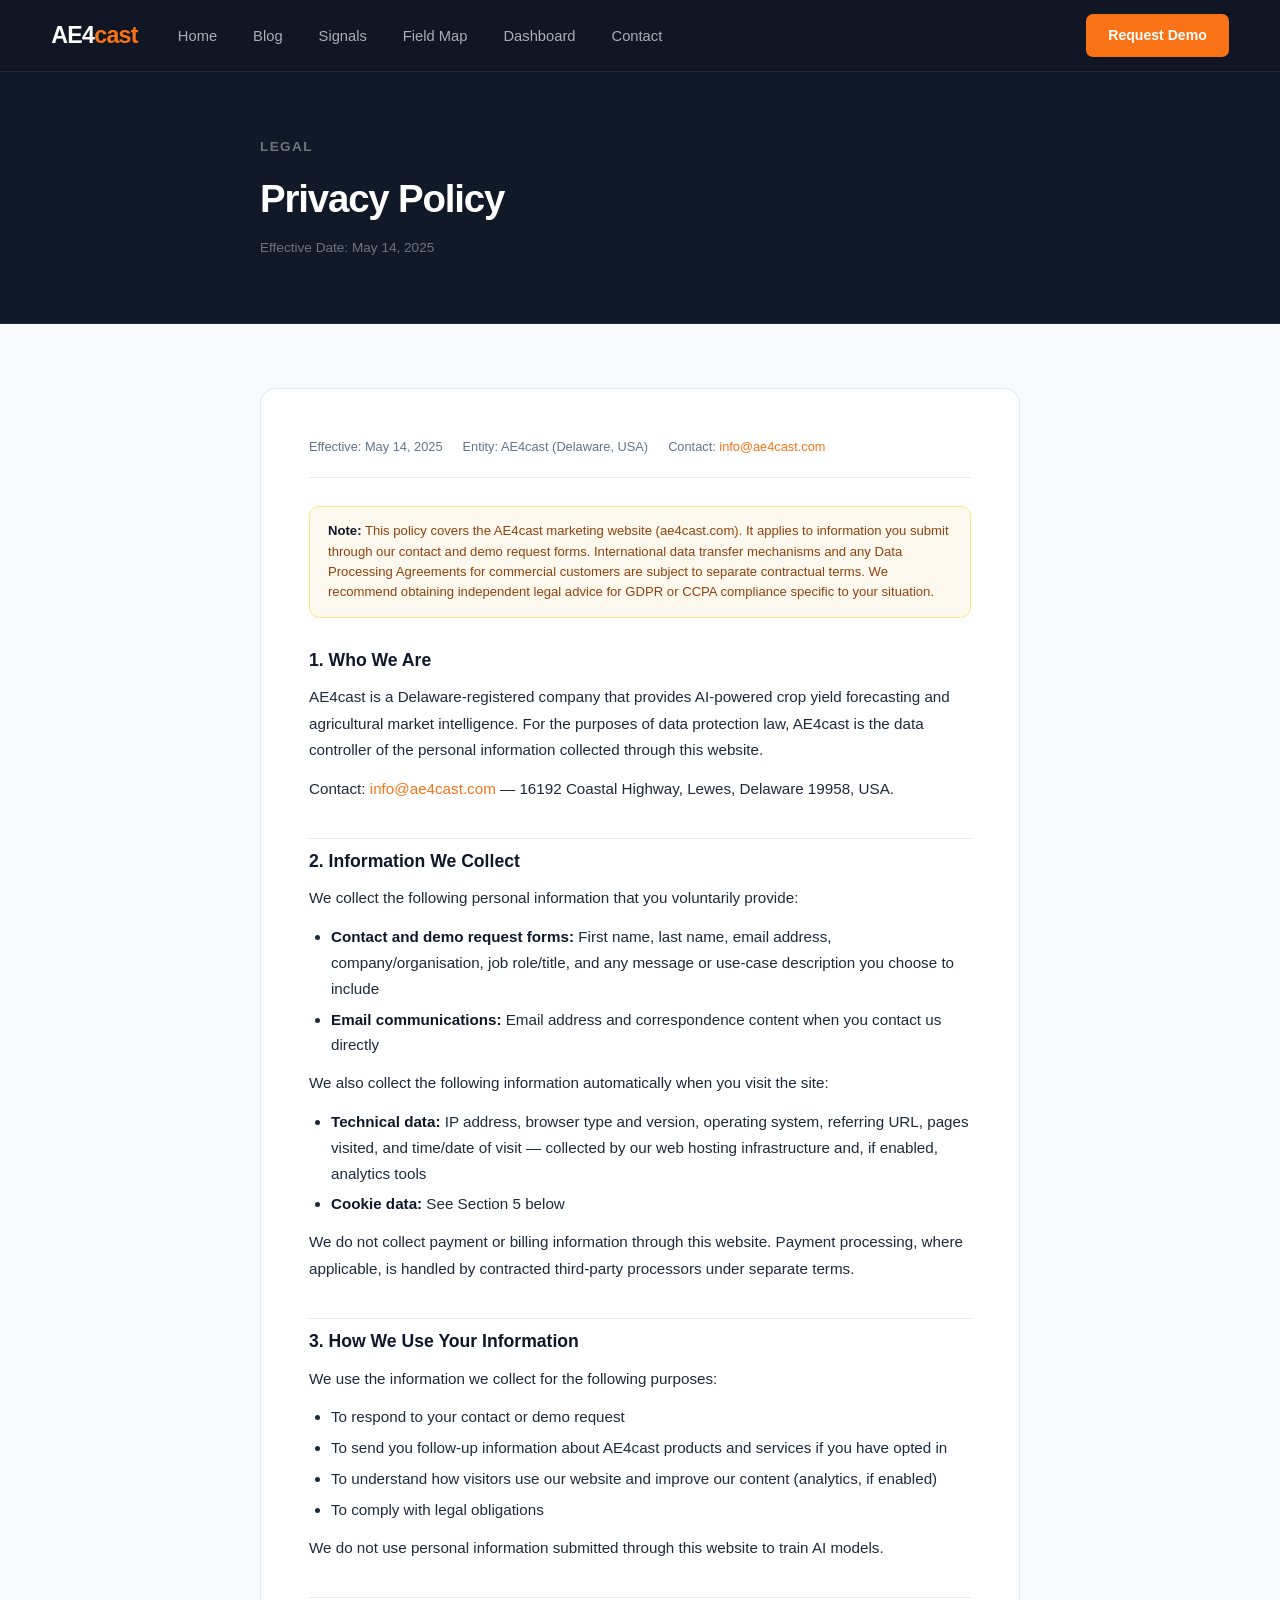
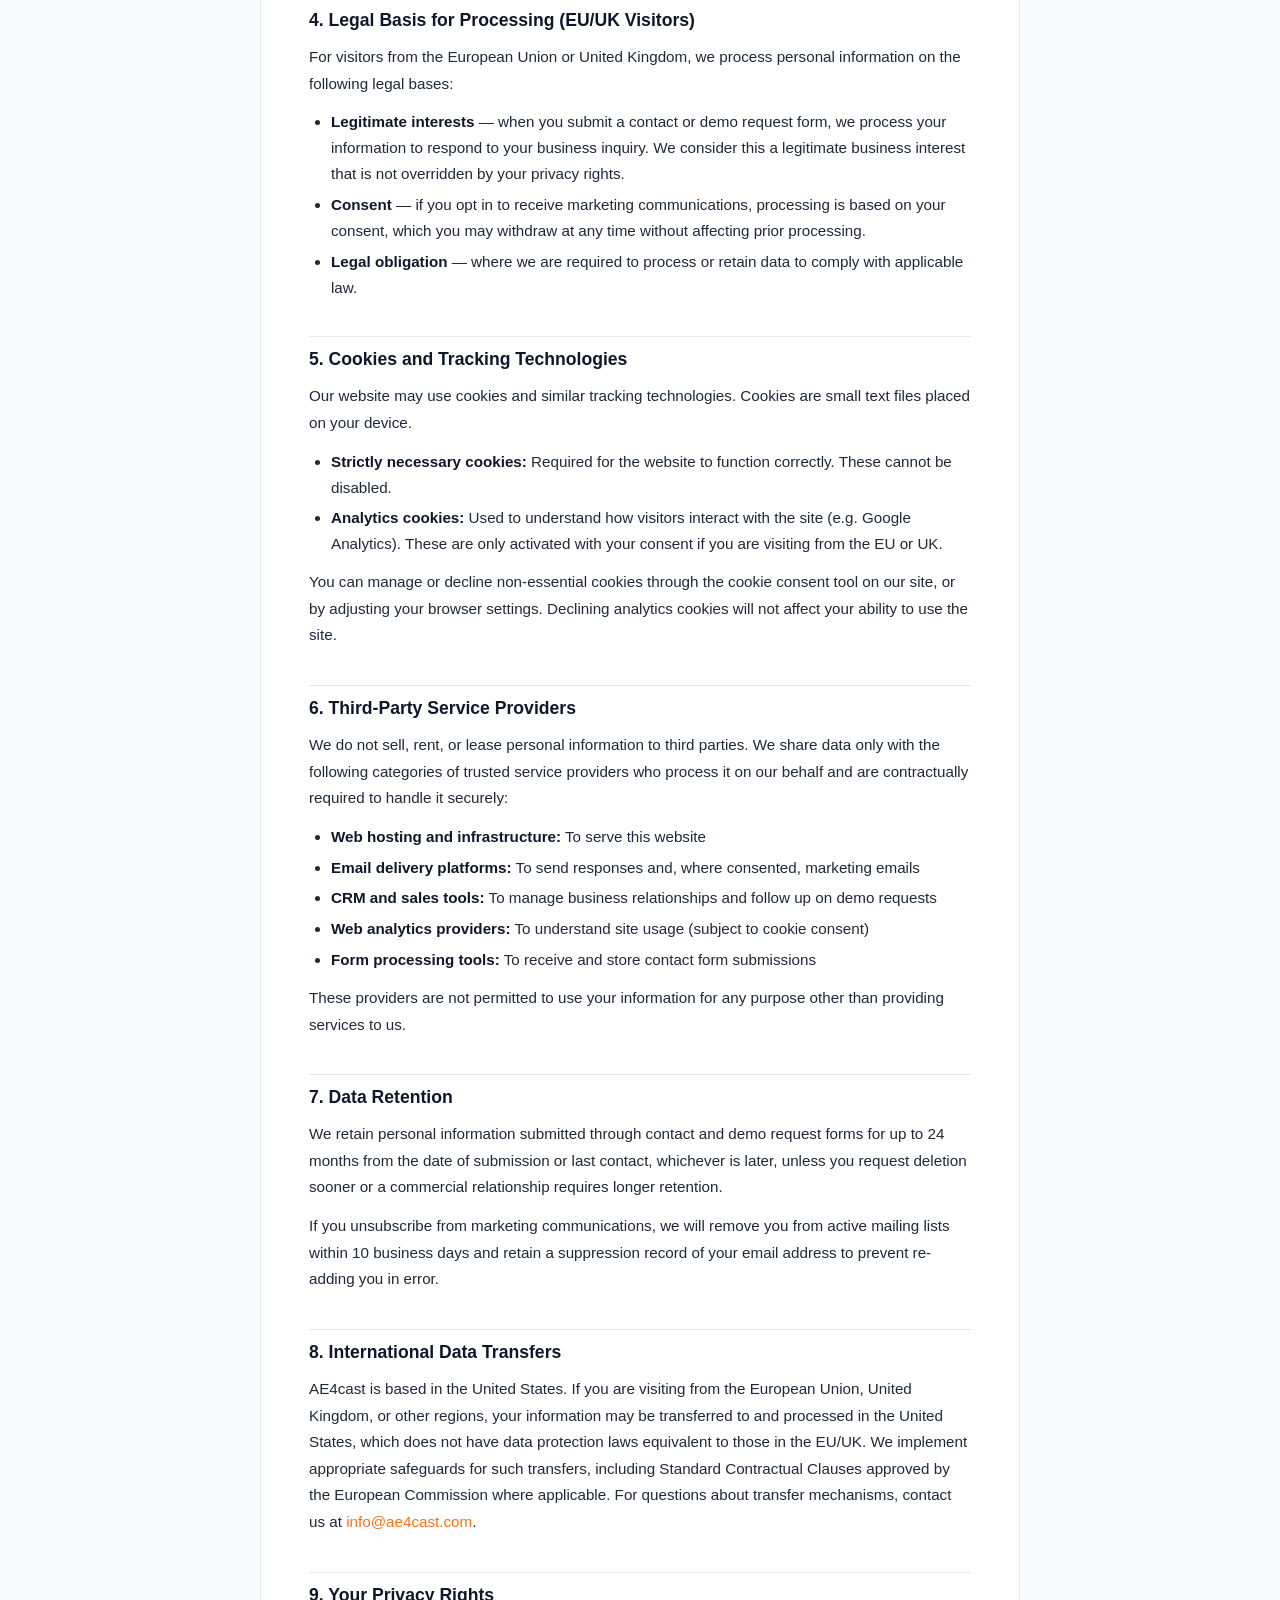
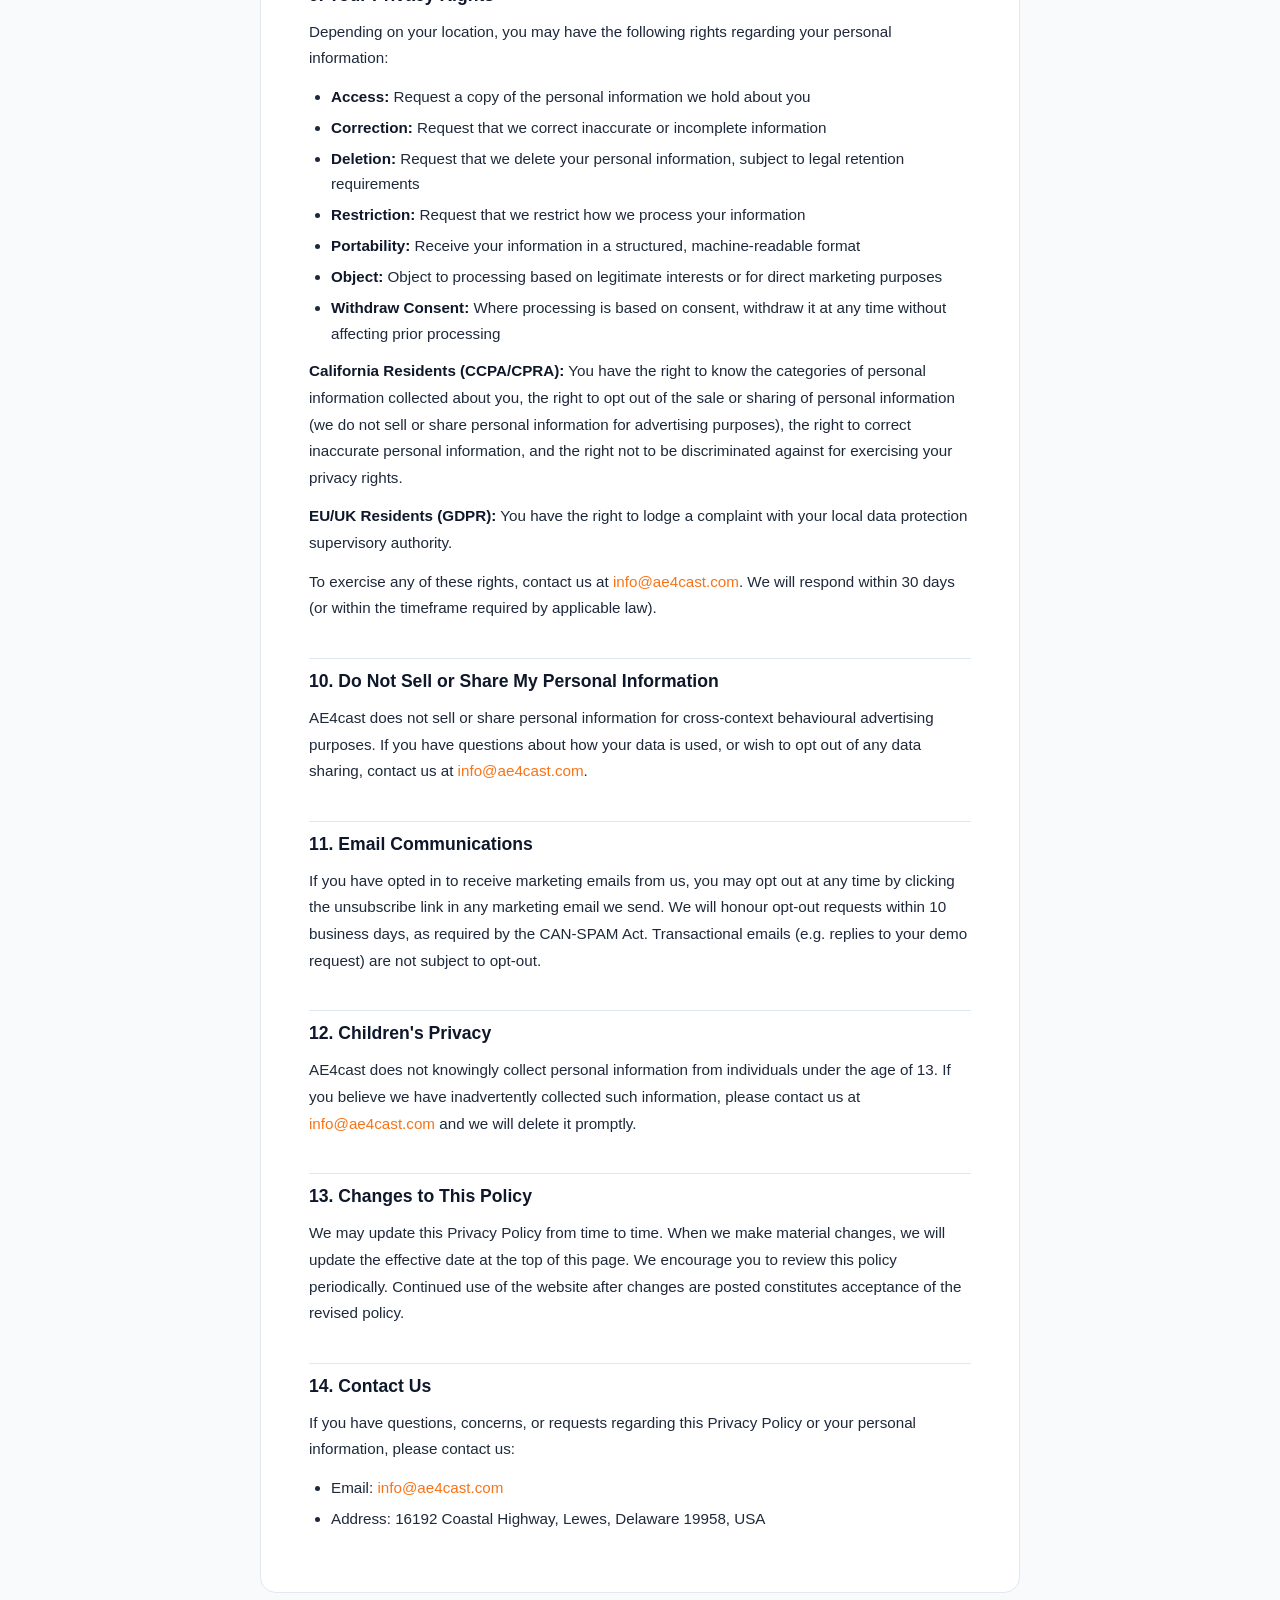
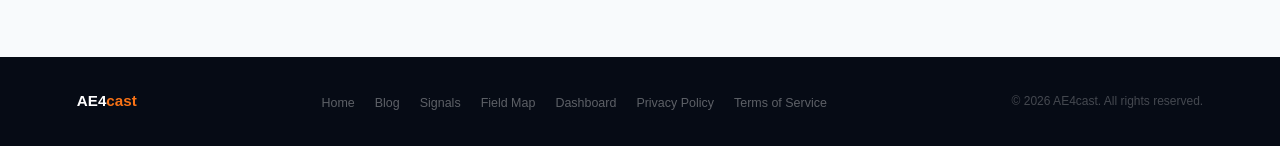
<file: privacy-policy.html>
<!DOCTYPE html>
<html lang="en">
<head>
<meta charset="UTF-8">
<meta name="viewport" content="width=device-width, initial-scale=1.0">
<title>Privacy Policy — AE4cast</title>
<style>
  *, *::before, *::after { box-sizing: border-box; margin: 0; padding: 0; }
  :root {
    --orange:    #f97316;
    --orange-dk: #ea6c0a;
    --dark:      #0a0f1e;
    --dark2:     #111827;
    --muted:     #64748b;
    --border-lt: #e2e8f0;
    --white:     #ffffff;
    --offwhite:  #f8fafc;
    --text-dark: #0f172a;
  }
  html { scroll-behavior: smooth; }
  body { font-family: "Inter", "Helvetica Neue", Arial, sans-serif; background: var(--offwhite); color: var(--text-dark); line-height: 1.6; font-size: 16px; }
  a { color: inherit; text-decoration: none; }

  .nav { position: sticky; top: 0; z-index: 100; background: rgba(10,15,30,0.97); backdrop-filter: blur(14px); border-bottom: 1px solid rgba(255,255,255,0.08); padding: 0 clamp(24px,4vw,72px); display: flex; align-items: center; height: 72px; gap: 40px; }
  .nav-logo { font-size: 1.45rem; font-weight: 900; letter-spacing: -0.03em; color: var(--white); flex-shrink: 0; }
  .nav-logo span { color: var(--orange); }
  .nav-links { display: flex; gap: 36px; list-style: none; flex: 1; }
  .nav-links a { font-size: 0.92rem; font-weight: 500; color: rgba(255,255,255,0.65); transition: color 0.15s; }
  .nav-links a:hover { color: var(--white); }
  .nav-cta { background: var(--orange); color: var(--white); font-size: 0.88rem; font-weight: 700; padding: 10px 22px; border-radius: 7px; transition: background 0.15s; flex-shrink: 0; }
  .nav-cta:hover { background: var(--orange-dk); }

  .page-header { background: var(--dark2); padding: clamp(40px,6vw,64px) clamp(20px,6vw,80px); border-bottom: 1px solid rgba(255,255,255,0.07); }
  .page-header-inner { max-width: 760px; margin: 0 auto; }
  .page-eyebrow { font-size: 0.72rem; font-weight: 700; letter-spacing: 0.1em; text-transform: uppercase; color: var(--orange); margin-bottom: 10px; }
  .page-header h1 { font-size: clamp(1.6rem,3.5vw,2.4rem); font-weight: 800; letter-spacing: -0.03em; color: var(--white); margin-bottom: 8px; }
  .page-header p { font-size: 0.85rem; color: rgba(255,255,255,0.4); }

  .content-wrap { padding: clamp(40px,6vw,64px) clamp(20px,6vw,80px); }
  .content { max-width: 760px; margin: 0 auto; background: var(--white); border: 1px solid var(--border-lt); border-radius: 16px; padding: clamp(28px,4vw,48px); }
  .content h2 { font-size: 1.1rem; font-weight: 800; margin: 36px 0 10px; color: var(--text-dark); padding-top: 8px; border-top: 1px solid var(--border-lt); }
  .content h2:first-of-type { margin-top: 0; border-top: none; padding-top: 0; }
  .content p { font-size: 0.95rem; line-height: 1.75; color: #1e293b; margin-bottom: 12px; }
  .content ul, .content ol { margin: 0 0 12px 22px; }
  .content li { font-size: 0.95rem; line-height: 1.7; color: #1e293b; margin-bottom: 5px; }
  .content a { color: var(--orange); }
  .content a:hover { text-decoration: underline; }
  .content strong { font-weight: 700; color: var(--text-dark); }
  .meta-bar { font-size: 0.8rem; color: var(--muted); margin-bottom: 28px; padding-bottom: 20px; border-bottom: 1px solid var(--border-lt); display: flex; gap: 20px; flex-wrap: wrap; }
  .legal-note { background: #fef9ee; border: 1px solid #fde68a; border-radius: 10px; padding: 14px 18px; margin-bottom: 28px; font-size: 0.82rem; color: #92400e; line-height: 1.55; }

  .footer { background: #060b15; padding: 32px clamp(20px,6vw,80px); display: flex; align-items: center; justify-content: space-between; flex-wrap: wrap; gap: 16px; }
  .footer-logo { font-size: 0.95rem; font-weight: 800; color: var(--white); }
  .footer-logo span { color: var(--orange); }
  .footer-links { display: flex; gap: 20px; list-style: none; flex-wrap: wrap; }
  .footer-links a { font-size: 0.78rem; color: rgba(255,255,255,0.35); transition: color 0.15s; }
  .footer-links a:hover { color: rgba(255,255,255,0.7); }
  .footer-copy { font-size: 0.75rem; color: rgba(255,255,255,0.25); }

  /* ── HAMBURGER BUTTON ───────────────────────────────────── */
  .nav-hamburger {
    display: none;
    flex-direction: column;
    gap: 5px;
    background: none;
    border: none;
    cursor: pointer;
    padding: 6px;
    margin-left: auto;
    flex-shrink: 0;
  }
  .nav-hamburger span {
    display: block;
    width: 22px;
    height: 2px;
    background: rgba(255,255,255,0.85);
    border-radius: 2px;
    transition: transform 0.22s, opacity 0.22s;
  }
  .nav-hamburger.open span:nth-child(1) { transform: translateY(7px) rotate(45deg); }
  .nav-hamburger.open span:nth-child(2) { opacity: 0; }
  .nav-hamburger.open span:nth-child(3) { transform: translateY(-7px) rotate(-45deg); }

  @media (max-width: 640px) {
    .nav { flex-wrap: wrap; height: auto; min-height: 72px; padding-top: 0; padding-bottom: 0; }
    .nav-hamburger { display: flex; }
    .nav-cta { display: none; }
    .nav-links {
      display: none;
      width: 100%;
      flex-direction: column;
      gap: 0;
      padding: 4px 0 12px;
      flex: none;
    }
    .nav-links.open { display: flex; }
    .nav-links li { border-top: 1px solid rgba(255,255,255,0.06); }
    .nav-links a { display: block; padding: 12px 4px; font-size: 1rem; color: rgba(255,255,255,0.75); }
  }
</style>
</head>
<body>

<nav class="nav">
  <a href="index.html" class="nav-logo">AE4<span>cast</span></a>
  <ul class="nav-links">
    <li><a href="index.html">Home</a></li>
    <li><a href="blog.html">Blog</a></li>
    <li><a href="signals.html">Signals</a></li>
    <li><a href="map/index.html">Field Map</a></li>
    <li><a href="dashboard.html">Dashboard</a></li>
    <li><a href="contact.html">Contact</a></li>
  </ul>
  <a href="index.html#open-demo" class="nav-cta">Request Demo</a>
  <button class="nav-hamburger" id="nav-hamburger" aria-label="Open menu" onclick="toggleMobileNav()">
    <span></span><span></span><span></span>
  </button>
</nav>

<div class="page-header">
  <div class="page-header-inner">
    <p class="page-eyebrow">Legal</p>
    <h1>Privacy Policy</h1>
    <p>Effective Date: May 14, 2025</p>
  </div>
</div>

<div class="content-wrap">
  <div class="content">

    <div class="meta-bar">
      <span>Effective: May 14, 2025</span>
      <span>Entity: AE4cast (Delaware, USA)</span>
      <span>Contact: <a href="mailto:info@ae4cast.com">info@ae4cast.com</a></span>
    </div>

    <div class="legal-note">
      <strong>Note:</strong> This policy covers the AE4cast marketing website (ae4cast.com). It applies to information you submit through our contact and demo request forms. International data transfer mechanisms and any Data Processing Agreements for commercial customers are subject to separate contractual terms. We recommend obtaining independent legal advice for GDPR or CCPA compliance specific to your situation.
    </div>

    <h2>1. Who We Are</h2>
    <p>AE4cast is a Delaware-registered company that provides AI-powered crop yield forecasting and agricultural market intelligence. For the purposes of data protection law, AE4cast is the data controller of the personal information collected through this website.</p>
    <p>Contact: <a href="mailto:info@ae4cast.com">info@ae4cast.com</a> — 16192 Coastal Highway, Lewes, Delaware 19958, USA.</p>

    <h2>2. Information We Collect</h2>
    <p>We collect the following personal information that you voluntarily provide:</p>
    <ul>
      <li><strong>Contact and demo request forms:</strong> First name, last name, email address, company/organisation, job role/title, and any message or use-case description you choose to include</li>
      <li><strong>Email communications:</strong> Email address and correspondence content when you contact us directly</li>
    </ul>
    <p>We also collect the following information automatically when you visit the site:</p>
    <ul>
      <li><strong>Technical data:</strong> IP address, browser type and version, operating system, referring URL, pages visited, and time/date of visit — collected by our web hosting infrastructure and, if enabled, analytics tools</li>
      <li><strong>Cookie data:</strong> See Section 5 below</li>
    </ul>
    <p>We do not collect payment or billing information through this website. Payment processing, where applicable, is handled by contracted third-party processors under separate terms.</p>

    <h2>3. How We Use Your Information</h2>
    <p>We use the information we collect for the following purposes:</p>
    <ul>
      <li>To respond to your contact or demo request</li>
      <li>To send you follow-up information about AE4cast products and services if you have opted in</li>
      <li>To understand how visitors use our website and improve our content (analytics, if enabled)</li>
      <li>To comply with legal obligations</li>
    </ul>
    <p>We do not use personal information submitted through this website to train AI models.</p>

    <h2>4. Legal Basis for Processing (EU/UK Visitors)</h2>
    <p>For visitors from the European Union or United Kingdom, we process personal information on the following legal bases:</p>
    <ul>
      <li><strong>Legitimate interests</strong> — when you submit a contact or demo request form, we process your information to respond to your business inquiry. We consider this a legitimate business interest that is not overridden by your privacy rights.</li>
      <li><strong>Consent</strong> — if you opt in to receive marketing communications, processing is based on your consent, which you may withdraw at any time without affecting prior processing.</li>
      <li><strong>Legal obligation</strong> — where we are required to process or retain data to comply with applicable law.</li>
    </ul>

    <h2>5. Cookies and Tracking Technologies</h2>
    <p>Our website may use cookies and similar tracking technologies. Cookies are small text files placed on your device.</p>
    <ul>
      <li><strong>Strictly necessary cookies:</strong> Required for the website to function correctly. These cannot be disabled.</li>
      <li><strong>Analytics cookies:</strong> Used to understand how visitors interact with the site (e.g. Google Analytics). These are only activated with your consent if you are visiting from the EU or UK.</li>
    </ul>
    <p>You can manage or decline non-essential cookies through the cookie consent tool on our site, or by adjusting your browser settings. Declining analytics cookies will not affect your ability to use the site.</p>

    <h2>6. Third-Party Service Providers</h2>
    <p>We do not sell, rent, or lease personal information to third parties. We share data only with the following categories of trusted service providers who process it on our behalf and are contractually required to handle it securely:</p>
    <ul>
      <li><strong>Web hosting and infrastructure:</strong> To serve this website</li>
      <li><strong>Email delivery platforms:</strong> To send responses and, where consented, marketing emails</li>
      <li><strong>CRM and sales tools:</strong> To manage business relationships and follow up on demo requests</li>
      <li><strong>Web analytics providers:</strong> To understand site usage (subject to cookie consent)</li>
      <li><strong>Form processing tools:</strong> To receive and store contact form submissions</li>
    </ul>
    <p>These providers are not permitted to use your information for any purpose other than providing services to us.</p>

    <h2>7. Data Retention</h2>
    <p>We retain personal information submitted through contact and demo request forms for up to 24 months from the date of submission or last contact, whichever is later, unless you request deletion sooner or a commercial relationship requires longer retention.</p>
    <p>If you unsubscribe from marketing communications, we will remove you from active mailing lists within 10 business days and retain a suppression record of your email address to prevent re-adding you in error.</p>

    <h2>8. International Data Transfers</h2>
    <p>AE4cast is based in the United States. If you are visiting from the European Union, United Kingdom, or other regions, your information may be transferred to and processed in the United States, which does not have data protection laws equivalent to those in the EU/UK. We implement appropriate safeguards for such transfers, including Standard Contractual Clauses approved by the European Commission where applicable. For questions about transfer mechanisms, contact us at <a href="mailto:info@ae4cast.com">info@ae4cast.com</a>.</p>

    <h2>9. Your Privacy Rights</h2>
    <p>Depending on your location, you may have the following rights regarding your personal information:</p>
    <ul>
      <li><strong>Access:</strong> Request a copy of the personal information we hold about you</li>
      <li><strong>Correction:</strong> Request that we correct inaccurate or incomplete information</li>
      <li><strong>Deletion:</strong> Request that we delete your personal information, subject to legal retention requirements</li>
      <li><strong>Restriction:</strong> Request that we restrict how we process your information</li>
      <li><strong>Portability:</strong> Receive your information in a structured, machine-readable format</li>
      <li><strong>Object:</strong> Object to processing based on legitimate interests or for direct marketing purposes</li>
      <li><strong>Withdraw Consent:</strong> Where processing is based on consent, withdraw it at any time without affecting prior processing</li>
    </ul>
    <p><strong>California Residents (CCPA/CPRA):</strong> You have the right to know the categories of personal information collected about you, the right to opt out of the sale or sharing of personal information (we do not sell or share personal information for advertising purposes), the right to correct inaccurate personal information, and the right not to be discriminated against for exercising your privacy rights.</p>
    <p><strong>EU/UK Residents (GDPR):</strong> You have the right to lodge a complaint with your local data protection supervisory authority.</p>
    <p>To exercise any of these rights, contact us at <a href="mailto:info@ae4cast.com">info@ae4cast.com</a>. We will respond within 30 days (or within the timeframe required by applicable law).</p>

    <h2>10. Do Not Sell or Share My Personal Information</h2>
    <p>AE4cast does not sell or share personal information for cross-context behavioural advertising purposes. If you have questions about how your data is used, or wish to opt out of any data sharing, contact us at <a href="mailto:info@ae4cast.com">info@ae4cast.com</a>.</p>

    <h2>11. Email Communications</h2>
    <p>If you have opted in to receive marketing emails from us, you may opt out at any time by clicking the unsubscribe link in any marketing email we send. We will honour opt-out requests within 10 business days, as required by the CAN-SPAM Act. Transactional emails (e.g. replies to your demo request) are not subject to opt-out.</p>

    <h2>12. Children's Privacy</h2>
    <p>AE4cast does not knowingly collect personal information from individuals under the age of 13. If you believe we have inadvertently collected such information, please contact us at <a href="mailto:info@ae4cast.com">info@ae4cast.com</a> and we will delete it promptly.</p>

    <h2>13. Changes to This Policy</h2>
    <p>We may update this Privacy Policy from time to time. When we make material changes, we will update the effective date at the top of this page. We encourage you to review this policy periodically. Continued use of the website after changes are posted constitutes acceptance of the revised policy.</p>

    <h2>14. Contact Us</h2>
    <p>If you have questions, concerns, or requests regarding this Privacy Policy or your personal information, please contact us:</p>
    <ul>
      <li>Email: <a href="mailto:info@ae4cast.com">info@ae4cast.com</a></li>
      <li>Address: 16192 Coastal Highway, Lewes, Delaware 19958, USA</li>
    </ul>

  </div>
</div>

<footer class="footer">
  <span class="footer-logo">AE4<span>cast</span></span>
  <ul class="footer-links">
    <li><a href="index.html">Home</a></li>
    <li><a href="blog.html">Blog</a></li>
    <li><a href="signals.html">Signals</a></li>
    <li><a href="map/index.html">Field Map</a></li>
    <li><a href="dashboard.html">Dashboard</a></li>
    <li><a href="privacy-policy.html">Privacy Policy</a></li>
    <li><a href="terms.html">Terms of Service</a></li>
  </ul>
  <span class="footer-copy">&copy; 2026 AE4cast. All rights reserved.</span>
</footer>

<script>
function toggleMobileNav() {
  const links = document.querySelector('.nav-links');
  const btn   = document.getElementById('nav-hamburger');
  links.classList.toggle('open');
  btn.classList.toggle('open');
}
document.addEventListener('DOMContentLoaded', function() {
  document.querySelectorAll('.nav-links a').forEach(function(link) {
    link.addEventListener('click', function() {
      document.querySelector('.nav-links').classList.remove('open');
      document.getElementById('nav-hamburger').classList.remove('open');
    });
  });
});
</script>
</body>
</html>
</file>
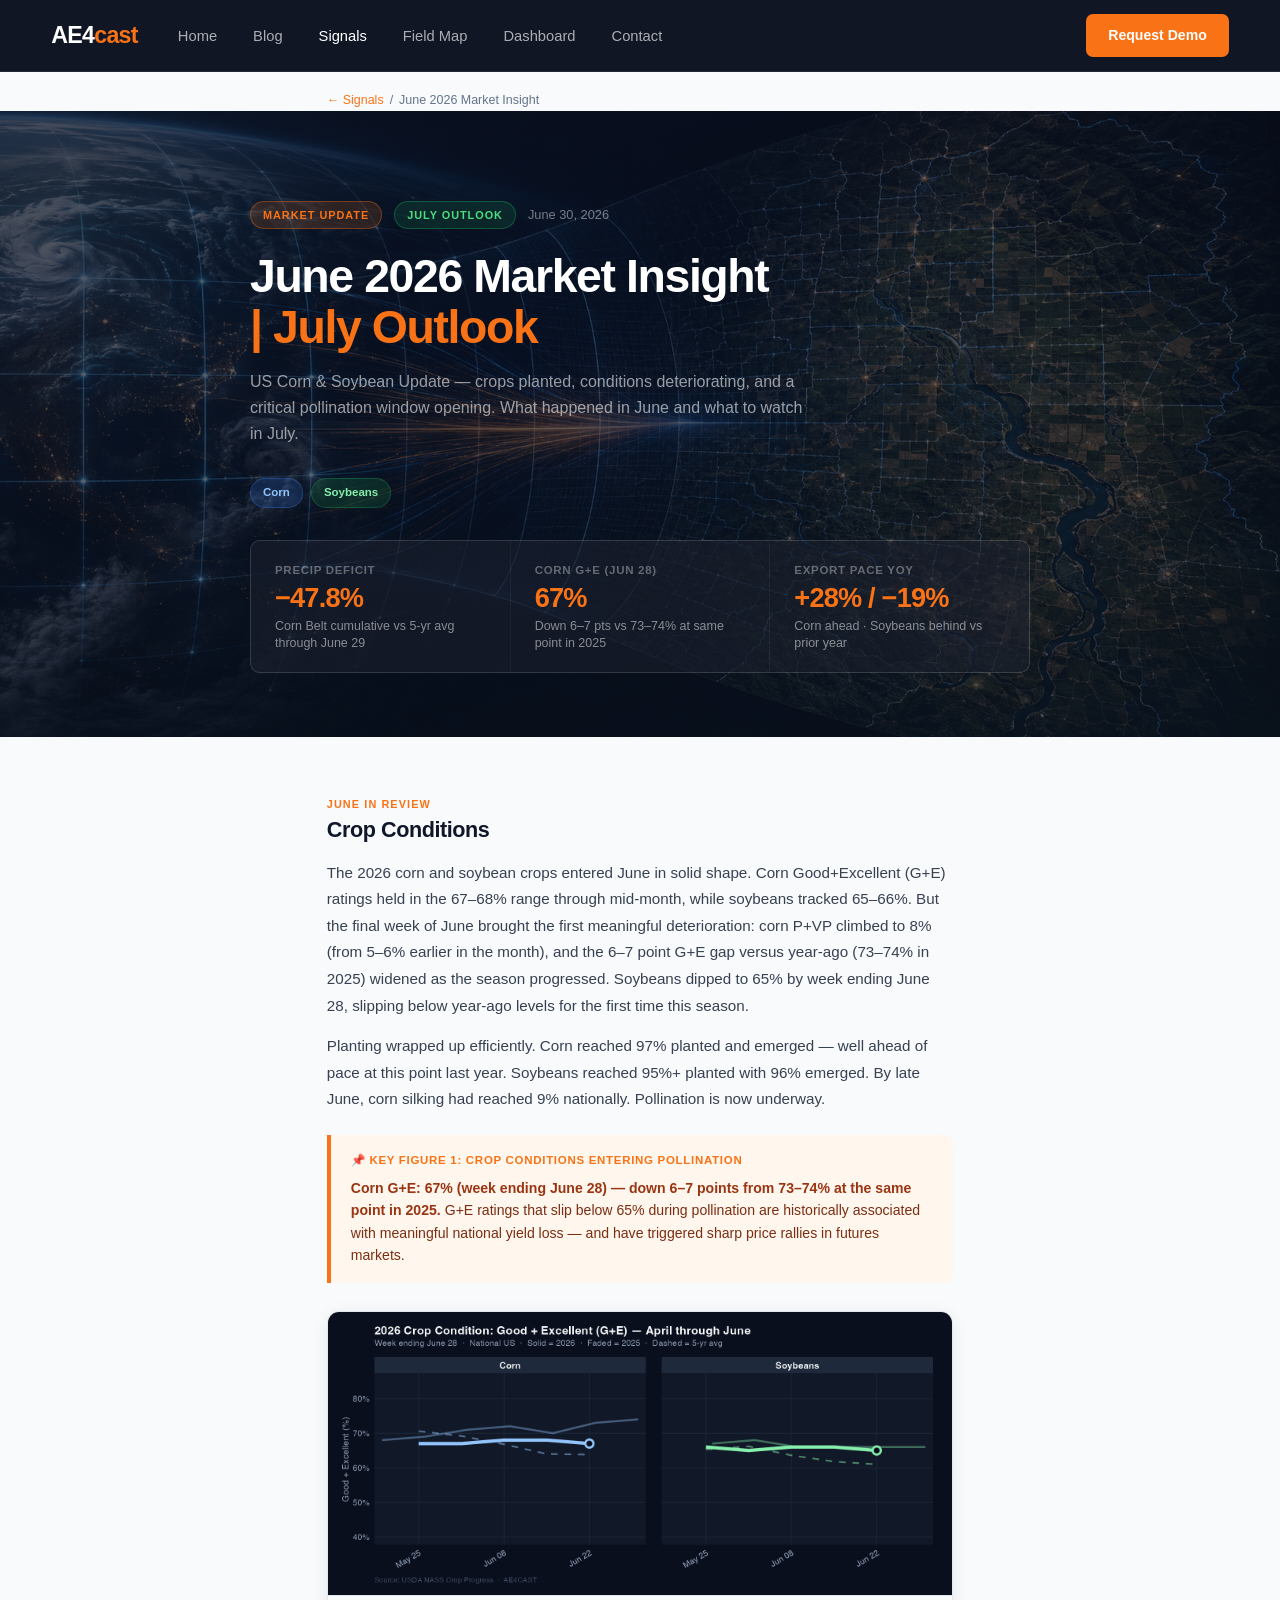
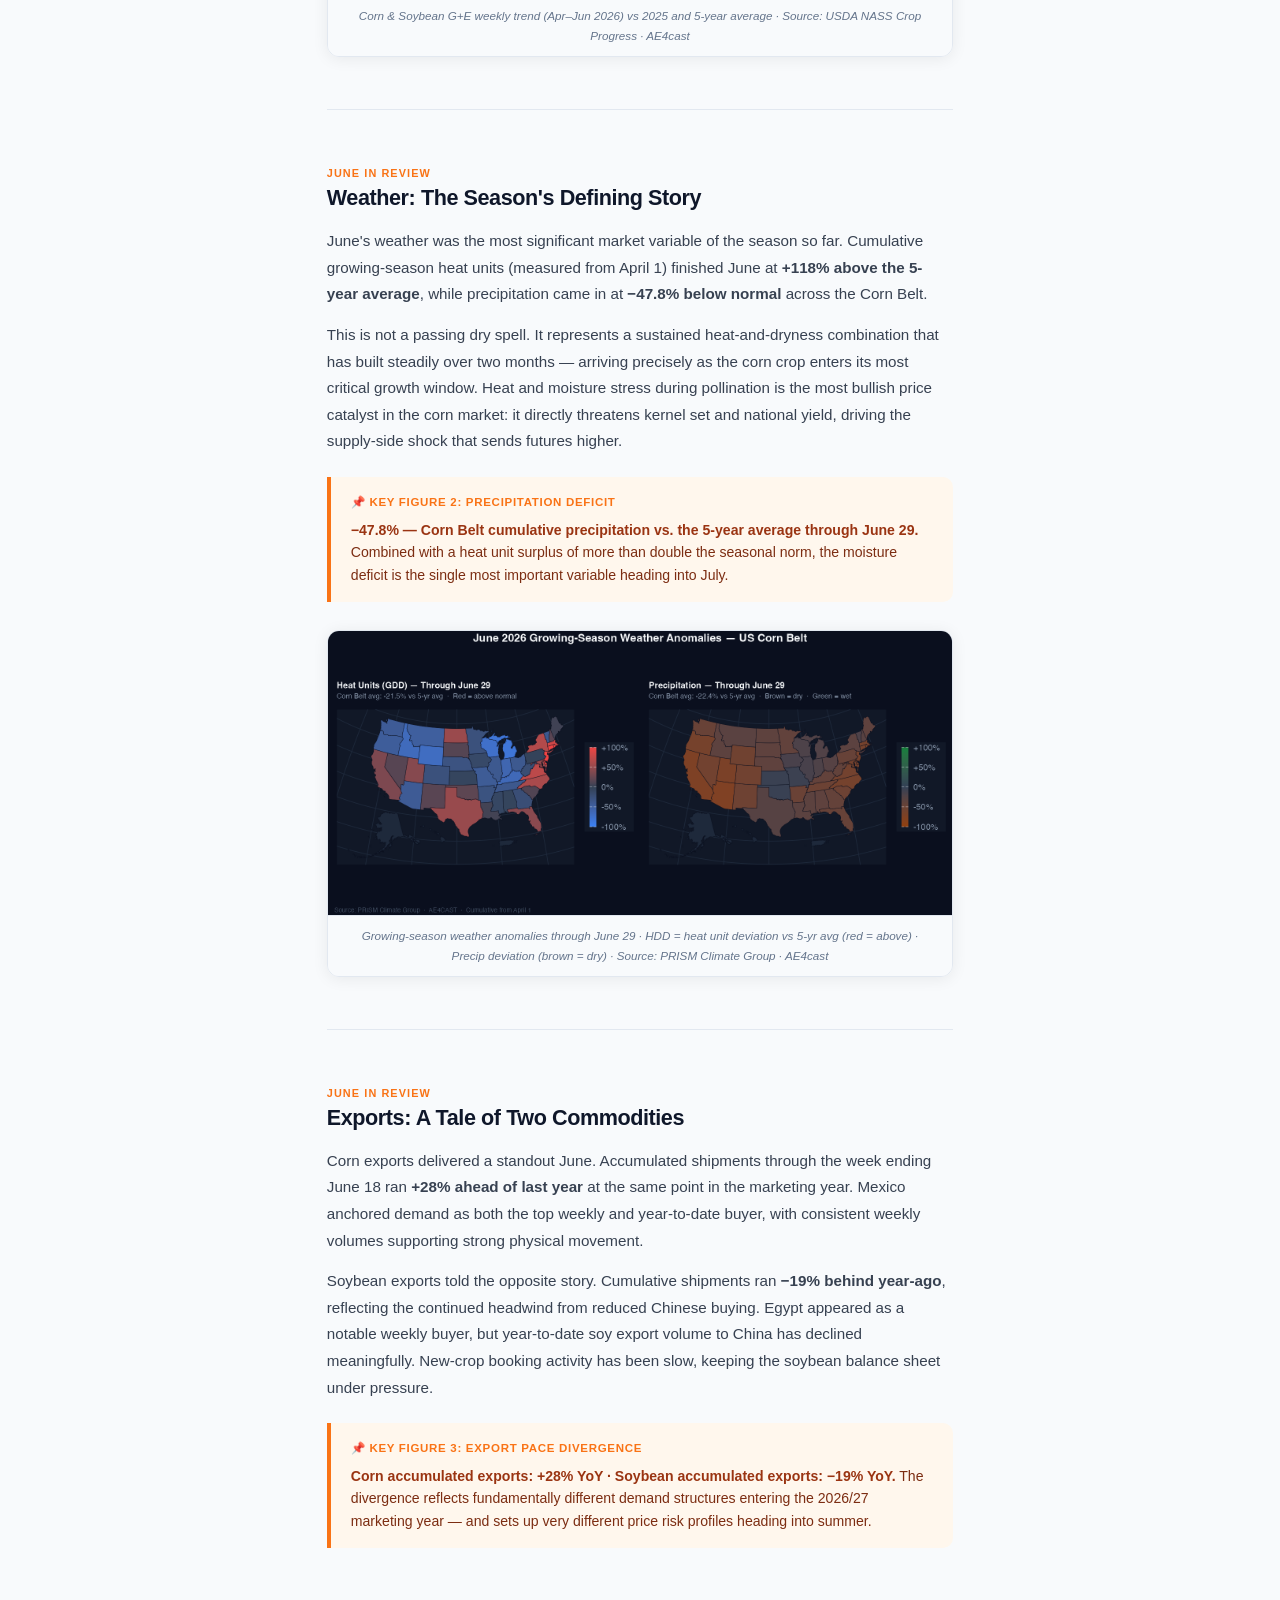
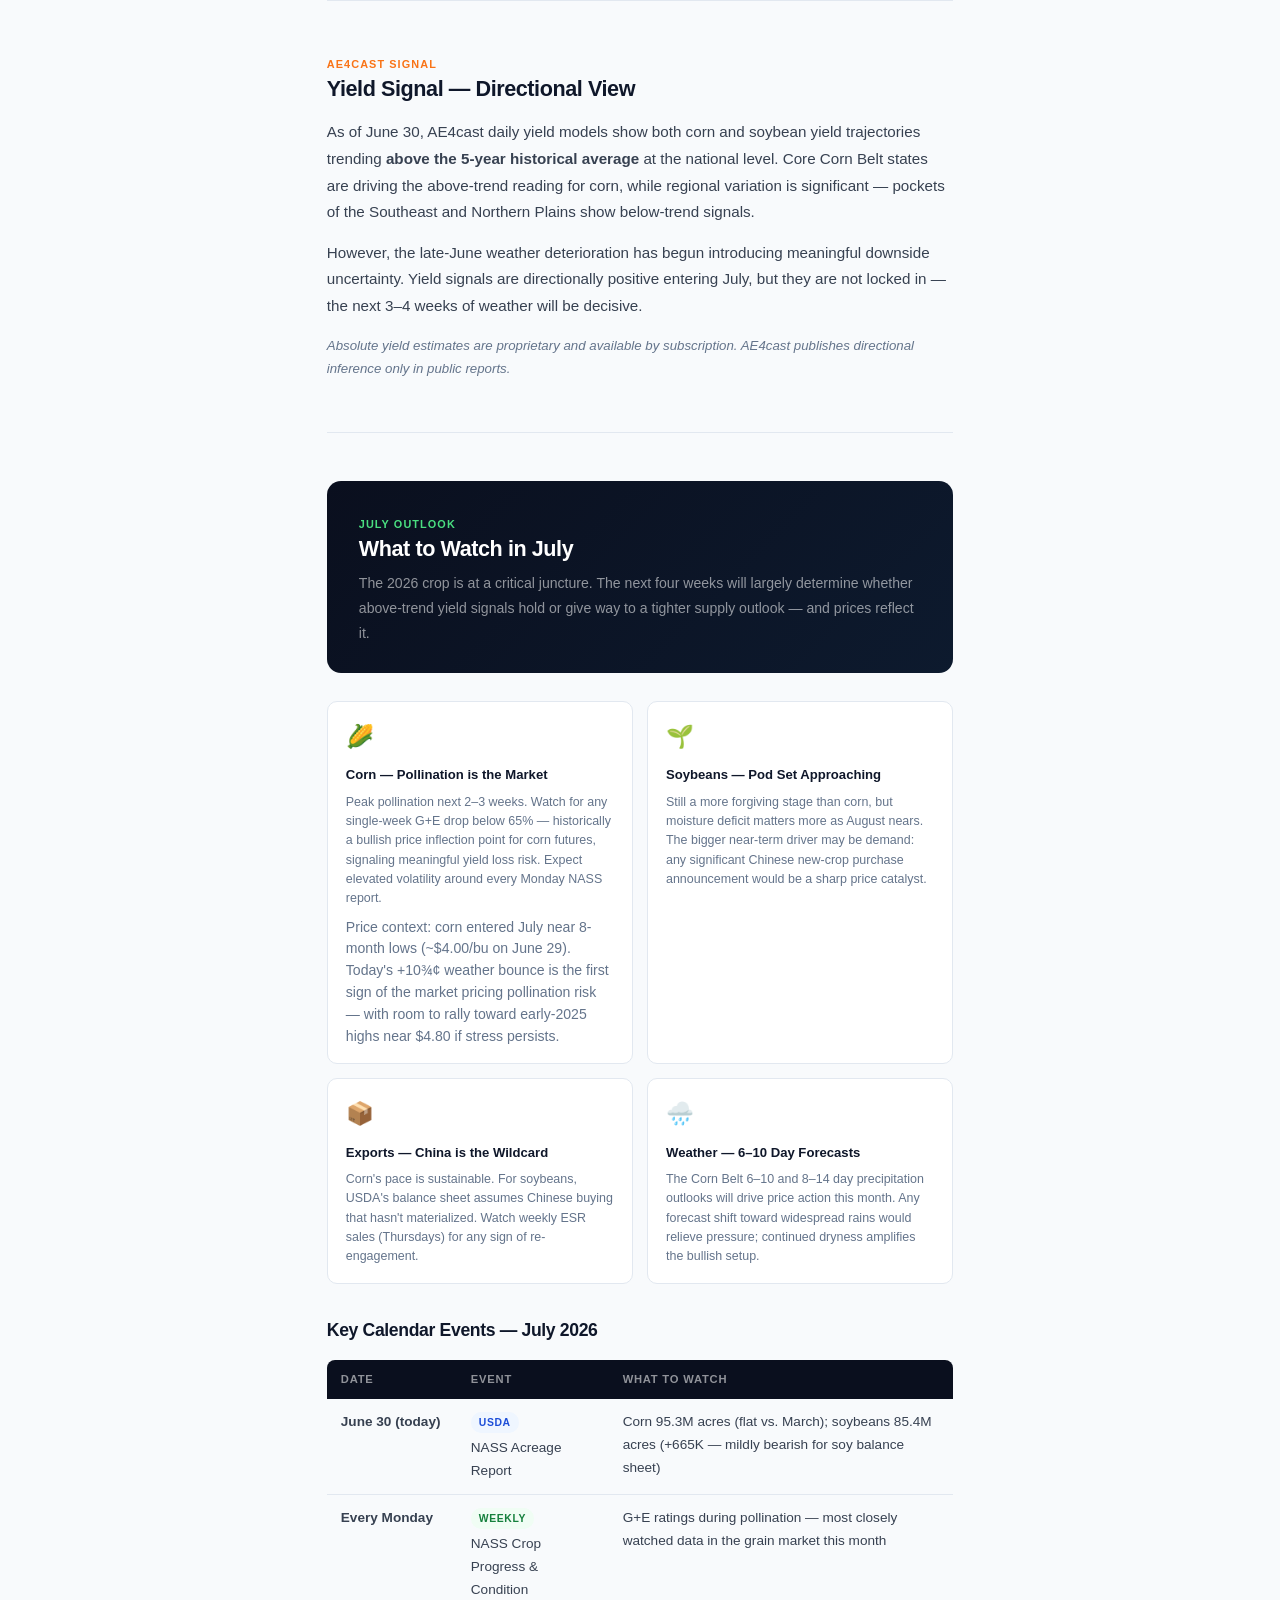
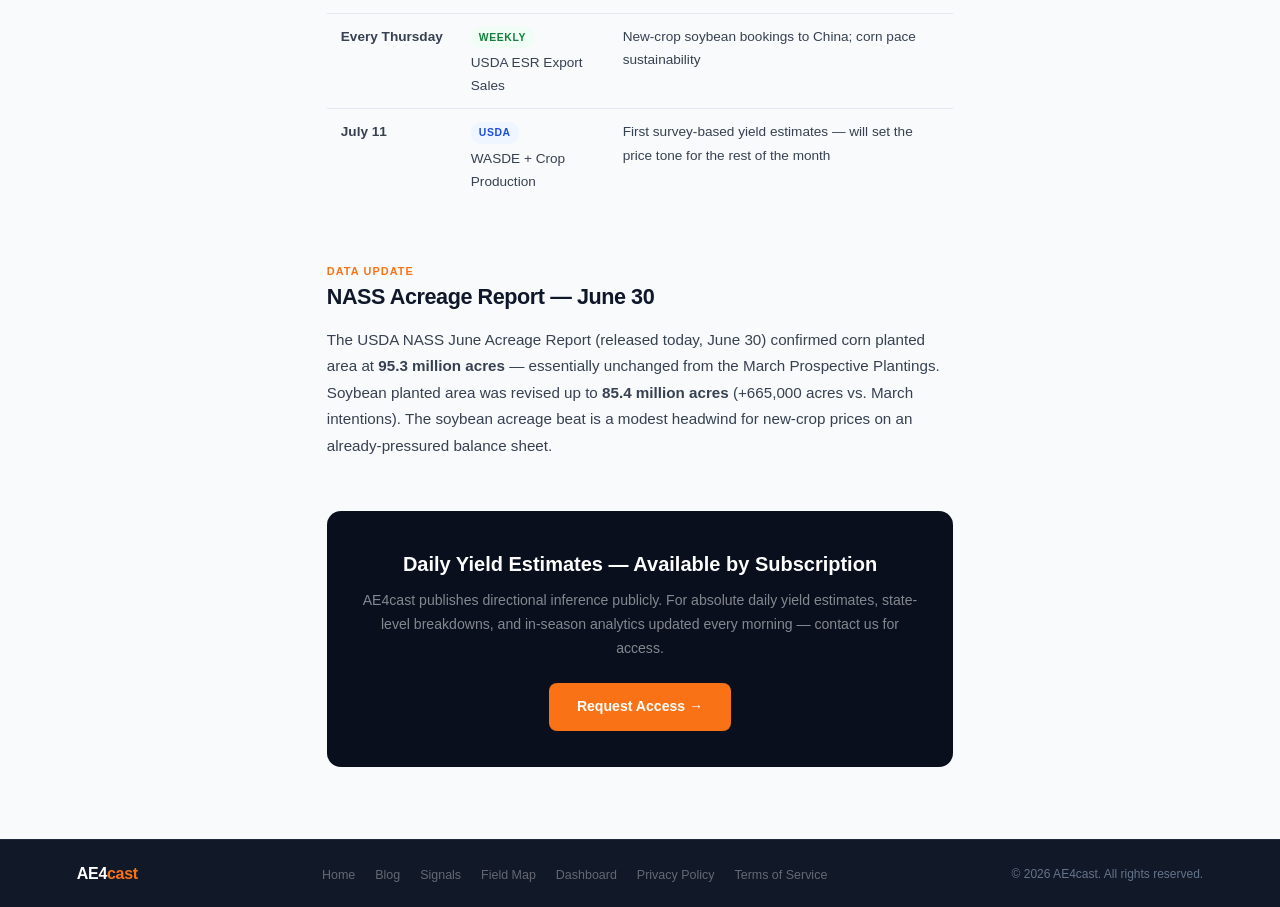
<file: signals-june-2026-market-insight.html>
<!DOCTYPE html>
<html lang="en">
<head>
<meta charset="UTF-8">
<meta name="viewport" content="width=device-width, initial-scale=1.0">
<title>June 2026 Market Insight | July Outlook — AE4cast</title>
<style>
  *, *::before, *::after { box-sizing: border-box; margin: 0; padding: 0; }

  :root {
    --orange:    #f97316;
    --orange-dk: #ea6c0a;
    --dark:      #0a0f1e;
    --dark2:     #111827;
    --dark3:     #1e293b;
    --slate:     #334155;
    --muted:     #64748b;
    --border:    #e2e8f0;
    --white:     #ffffff;
    --offwhite:  #f8fafc;
    --corn:      #3b82f6;
    --soy:       #22c55e;
    --text-dark: #0f172a;
    --text-body: #1e293b;
  }

  body {
    font-family: "Inter", "Helvetica Neue", Arial, sans-serif;
    background: var(--offwhite);
    color: var(--text-body);
    line-height: 1.7;
    font-size: 16px;
  }
  a { color: inherit; text-decoration: none; }

  /* ── NAV ────────────────────────────────────────────────────── */
  .nav {
    position: sticky; top: 0; z-index: 100;
    background: rgba(10,15,30,0.97);
    backdrop-filter: blur(14px);
    border-bottom: 1px solid rgba(255,255,255,0.08);
    padding: 0 clamp(24px, 4vw, 72px);
    display: flex; align-items: center; height: 72px; gap: 40px;
  }
  .nav-logo { font-size: 1.45rem; font-weight: 900; letter-spacing: -0.03em; color: #fff; flex-shrink: 0; }
  .nav-logo span { color: var(--orange); }
  .nav-links { display: flex; gap: 36px; list-style: none; flex: 1; }
  .nav-links a { font-size: 0.92rem; font-weight: 500; color: rgba(255,255,255,0.65); transition: color 0.15s; }
  .nav-links a:hover { color: #fff; }
  .nav-links a.active { color: #fff; }
  .nav-cta {
    background: var(--orange); color: #fff; font-size: 0.88rem; font-weight: 700;
    padding: 10px 22px; border-radius: 7px; transition: background 0.15s; flex-shrink: 0;
  }
  .nav-cta:hover { background: var(--orange-dk); }
  .nav-hamburger {
    display: none; flex-direction: column; gap: 5px; background: none; border: none;
    cursor: pointer; padding: 6px; margin-left: auto; flex-shrink: 0;
  }
  .nav-hamburger span { display: block; width: 22px; height: 2px; background: rgba(255,255,255,0.85); border-radius: 2px; transition: transform 0.22s, opacity 0.22s; }
  .nav-hamburger.open span:nth-child(1) { transform: translateY(7px) rotate(45deg); }
  .nav-hamburger.open span:nth-child(2) { opacity: 0; }
  .nav-hamburger.open span:nth-child(3) { transform: translateY(-7px) rotate(-45deg); }
  @media (max-width: 640px) {
    .nav { flex-wrap: wrap; height: auto; min-height: 72px; }
    .nav-hamburger { display: flex; }
    .nav-cta { display: none; }
    .nav-links { display: none; width: 100%; flex-direction: column; gap: 0; padding: 4px 0 12px; flex: none; }
    .nav-links.open { display: flex; }
    .nav-links li { border-top: 1px solid rgba(255,255,255,0.06); }
    .nav-links a { display: block; padding: 12px 4px; font-size: 1rem; color: rgba(255,255,255,0.75); }
  }

  /* ── HERO ───────────────────────────────────────────────────── */
  .report-hero {
    background: linear-gradient(160deg, rgba(13,20,36,0.75) 0%, rgba(10,15,30,0.65) 40%, rgba(12,21,32,0.75) 100%),
                url('image/ae4casthomepage1.png') center / cover no-repeat;
    padding: clamp(48px, 7vw, 90px) clamp(24px, 6vw, 80px) clamp(40px, 5vw, 64px);
    color: #fff;
  }
  .hero-inner { max-width: 780px; margin: 0 auto; }
  .hero-meta {
    display: flex; align-items: center; gap: 12px; flex-wrap: wrap; margin-bottom: 22px;
  }
  .hero-tag {
    font-size: 0.68rem; font-weight: 700; letter-spacing: 0.09em; text-transform: uppercase;
    padding: 4px 12px; border-radius: 20px; background: rgba(249,115,22,0.15);
    border: 1px solid rgba(249,115,22,0.35); color: var(--orange);
  }
  .hero-tag-outlook {
    font-size: 0.68rem; font-weight: 700; letter-spacing: 0.09em; text-transform: uppercase;
    padding: 4px 12px; border-radius: 20px; background: rgba(34,197,94,0.12);
    border: 1px solid rgba(34,197,94,0.3); color: #4ade80;
  }
  .hero-date { font-size: 0.8rem; color: rgba(255,255,255,0.45); font-weight: 500; }
  .hero-inner h1 {
    font-size: clamp(1.9rem, 4vw, 2.9rem); font-weight: 800; letter-spacing: -0.03em;
    line-height: 1.1; margin-bottom: 16px;
  }
  .hero-inner h1 span { color: var(--orange); }
  .hero-subtitle { font-size: 1rem; color: rgba(255,255,255,0.58); max-width: 560px; line-height: 1.6; margin-bottom: 32px; }
  .hero-crops { display: flex; gap: 8px; flex-wrap: wrap; }
  .hero-pill {
    font-size: 0.72rem; font-weight: 600; padding: 4px 12px; border-radius: 20px;
  }
  .pill-corn { background: rgba(59,130,246,0.18); color: #93c5fd; border: 1px solid rgba(59,130,246,0.3); }
  .pill-soy  { background: rgba(34,197,94,0.14);  color: #86efac; border: 1px solid rgba(34,197,94,0.25); }

  /* ── KEY FIGURES BAR ───────────────────────────────────────── */
  .key-figures-inner {
    display: grid; grid-template-columns: repeat(3, 1fr); gap: 1px;
    background: rgba(255,255,255,0.08);
    border: 1px solid rgba(255,255,255,0.1);
    border-radius: 10px;
    overflow: hidden;
  }
  .kf-item {
    background: rgba(10,15,30,0.45); padding: 20px 24px;
    display: flex; flex-direction: column; gap: 4px;
  }
  .kf-label { font-size: 0.72rem; font-weight: 600; letter-spacing: 0.06em; text-transform: uppercase; color: rgba(255,255,255,0.35); }
  .kf-value { font-size: 1.7rem; font-weight: 800; letter-spacing: -0.03em; color: var(--orange); line-height: 1; }
  .kf-desc  { font-size: 0.78rem; color: rgba(255,255,255,0.5); line-height: 1.4; margin-top: 2px; }
  @media (max-width: 600px) {
    .key-figures-inner { grid-template-columns: 1fr; }
  }

  /* ── ARTICLE LAYOUT ─────────────────────────────────────────── */
  .article-wrap {
    max-width: 780px; margin: 0 auto;
    padding: 52px clamp(24px, 6vw, 80px) 72px;
  }

  /* ── SECTION ────────────────────────────────────────────────── */
  .section { margin-bottom: 52px; }
  .section-label {
    font-size: 0.68rem; font-weight: 700; letter-spacing: 0.1em; text-transform: uppercase;
    color: var(--orange); margin-bottom: 6px;
  }
  .section h2 {
    font-size: 1.35rem; font-weight: 800; color: var(--text-dark);
    letter-spacing: -0.02em; margin-bottom: 16px; line-height: 1.25;
  }
  .section p { font-size: 0.95rem; color: #374151; line-height: 1.75; margin-bottom: 14px; }
  .section p:last-child { margin-bottom: 0; }

  /* ── CHART BLOCK ────────────────────────────────────────────── */
  .chart-block {
    margin: 28px 0 8px;
    border-radius: 12px; overflow: hidden;
    border: 1px solid #e2e8f0;
    box-shadow: 0 2px 16px rgba(0,0,0,0.07);
  }
  .chart-block img { width: 100%; display: block; }
  .chart-caption {
    font-size: 0.73rem; color: var(--muted); text-align: center;
    padding: 10px 16px; background: #f8fafc; border-top: 1px solid #e2e8f0;
    font-style: italic;
  }

  /* ── CALLOUT ────────────────────────────────────────────────── */
  .callout {
    background: #fff7ed; border-left: 4px solid var(--orange);
    border-radius: 0 10px 10px 0; padding: 16px 20px; margin: 22px 0;
  }
  .callout .kf-label { color: var(--orange); margin-bottom: 6px; }
  .callout p { font-size: 0.88rem; color: #7c2d12; line-height: 1.6; margin-bottom: 0; }
  .callout strong { color: #9a3412; }

  /* ── DIVIDER ────────────────────────────────────────────────── */
  .divider {
    border: none; border-top: 1px solid var(--border); margin: 48px 0 0;
  }

  /* ── OUTLOOK SECTION ────────────────────────────────────────── */
  .outlook-header {
    background: linear-gradient(135deg, var(--dark) 0%, #0d1a2e 100%);
    border-radius: 14px; padding: 28px 32px; margin-bottom: 28px; color: #fff;
  }
  .outlook-header .section-label { color: #4ade80; }
  .outlook-header h2 { color: #fff; margin-bottom: 8px; }
  .outlook-header p  { color: rgba(255,255,255,0.55); font-size: 0.88rem; margin-bottom: 0; }

  .watch-grid {
    display: grid; grid-template-columns: repeat(auto-fill, minmax(220px, 1fr)); gap: 14px;
    margin-top: 20px;
  }
  .watch-card {
    background: var(--white); border: 1px solid var(--border); border-radius: 10px;
    padding: 16px 18px;
  }
  .watch-card .icon { font-size: 1.4rem; margin-bottom: 8px; }
  .watch-card h4 { font-size: 0.82rem; font-weight: 700; color: var(--text-dark); margin-bottom: 6px; }
  .watch-card p  { font-size: 0.78rem; color: var(--muted); line-height: 1.55; margin: 0; }

  /* ── CALENDAR TABLE ─────────────────────────────────────────── */
  .cal-table { width: 100%; border-collapse: collapse; margin-top: 18px; font-size: 0.85rem; }
  .cal-table th {
    text-align: left; padding: 10px 14px; background: var(--dark); color: rgba(255,255,255,0.55);
    font-size: 0.7rem; font-weight: 700; letter-spacing: 0.07em; text-transform: uppercase;
  }
  .cal-table th:first-child { border-radius: 8px 0 0 0; }
  .cal-table th:last-child  { border-radius: 0 8px 0 0; }
  .cal-table td { padding: 11px 14px; border-bottom: 1px solid var(--border); color: #374151; vertical-align: top; }
  .cal-table tr:last-child td { border-bottom: none; }
  .cal-table tr:hover td { background: #fafafa; }
  .cal-date { font-weight: 700; color: var(--text-dark); white-space: nowrap; }
  .cal-badge {
    display: inline-block; font-size: 0.65rem; font-weight: 700; letter-spacing: 0.06em;
    text-transform: uppercase; padding: 2px 8px; border-radius: 10px; margin-bottom: 3px;
  }
  .badge-usda    { background: #eff6ff; color: #1d4ed8; }
  .badge-market  { background: #fff7ed; color: #c2410c; }
  .badge-weekly  { background: #f0fdf4; color: #15803d; }

  /* ── CTA BLOCK ──────────────────────────────────────────────── */
  .cta-block {
    background: var(--dark); border-radius: 14px; padding: 36px 32px;
    text-align: center; color: #fff; margin-top: 48px;
  }
  .cta-block h3 { font-size: 1.25rem; font-weight: 800; margin-bottom: 8px; }
  .cta-block p  { font-size: 0.88rem; color: rgba(255,255,255,0.5); margin-bottom: 22px; }
  .cta-block a {
    display: inline-block; background: var(--orange); color: #fff;
    font-size: 0.88rem; font-weight: 700; padding: 12px 28px;
    border-radius: 8px; transition: background 0.15s;
  }
  .cta-block a:hover { background: var(--orange-dk); }

  /* ── BREADCRUMB ─────────────────────────────────────────────── */
  .breadcrumb {
    max-width: 780px; margin: 0 auto;
    padding: 18px clamp(24px, 6vw, 80px) 0;
    font-size: 0.78rem; color: var(--muted);
    display: flex; gap: 6px; align-items: center;
  }
  .breadcrumb a { color: var(--orange); }
  .breadcrumb a:hover { text-decoration: underline; }

  /* ── FOOTER ─────────────────────────────────────────────────── */
  .footer {
    background: var(--dark2); border-top: 1px solid var(--dark3);
    padding: 20px clamp(24px, 6vw, 80px);
    display: flex; align-items: center; justify-content: space-between; flex-wrap: wrap; gap: 12px;
  }
  .footer-logo { font-size: 1rem; font-weight: 900; color: #fff; letter-spacing: -0.02em; }
  .footer-logo span { color: var(--orange); }
  .footer-links { display: flex; gap: 20px; list-style: none; flex-wrap: wrap; }
  .footer-links a { font-size: 0.78rem; color: rgba(255,255,255,0.35); transition: color 0.15s; }
  .footer-links a:hover { color: rgba(255,255,255,0.7); }
  .footer-copy { font-size: 0.75rem; color: var(--muted); }
</style>
</head>
<body>

<!-- NAV -->
<nav class="nav">
  <a href="index.html" class="nav-logo">AE4<span>cast</span></a>
  <ul class="nav-links">
    <li><a href="index.html">Home</a></li>
    <li><a href="blog.html">Blog</a></li>
    <li><a href="signals.html" class="active">Signals</a></li>
    <li><a href="map/index.html">Field Map</a></li>
    <li><a href="dashboard.html">Dashboard</a></li>
    <li><a href="contact.html">Contact</a></li>
  </ul>
  <a href="index.html#open-demo" class="nav-cta">Request Demo</a>
  <button class="nav-hamburger" id="nav-hamburger" aria-label="Open menu" onclick="toggleMobileNav()">
    <span></span><span></span><span></span>
  </button>
</nav>

<!-- BREADCRUMB -->
<div class="breadcrumb">
  <a href="signals.html">← Signals</a>
  <span>/</span>
  <span>June 2026 Market Insight</span>
</div>

<!-- HERO -->
<div class="report-hero">
  <div class="hero-inner">
    <div class="hero-meta">
      <span class="hero-tag">Market Update</span>
      <span class="hero-tag-outlook">July Outlook</span>
      <span class="hero-date">June 30, 2026</span>
    </div>
    <h1>June 2026 Market Insight<br><span>| July Outlook</span></h1>
    <p class="hero-subtitle">US Corn &amp; Soybean Update — crops planted, conditions deteriorating, and a critical pollination window opening. What happened in June and what to watch in July.</p>
    <div class="hero-crops">
      <span class="hero-pill pill-corn">Corn</span>
      <span class="hero-pill pill-soy">Soybeans</span>
    </div>
    <!-- KEY FIGURES (inside hero so background image covers it) -->
    <div class="key-figures-inner" style="margin-top:32px;padding-left:0;padding-right:0;">
      <div class="kf-item">
        <span class="kf-label">Precip Deficit</span>
        <span class="kf-value">−47.8%</span>
        <span class="kf-desc">Corn Belt cumulative vs 5-yr avg through June 29</span>
      </div>
      <div class="kf-item">
        <span class="kf-label">Corn G+E (Jun 28)</span>
        <span class="kf-value">67%</span>
        <span class="kf-desc">Down 6–7 pts vs 73–74% at same point in 2025</span>
      </div>
      <div class="kf-item">
        <span class="kf-label">Export Pace YoY</span>
        <span class="kf-value">+28% / −19%</span>
        <span class="kf-desc">Corn ahead · Soybeans behind vs prior year</span>
      </div>
    </div>
  </div>
</div>

<!-- ARTICLE -->
<div class="article-wrap">

  <!-- ── JUNE IN REVIEW ────────────────────────────────────────── -->
  <div class="section">
    <span class="section-label">June in Review</span>
    <h2>Crop Conditions</h2>
    <p>The 2026 corn and soybean crops entered June in solid shape. Corn Good+Excellent (G+E) ratings held in the 67–68% range through mid-month, while soybeans tracked 65–66%. But the final week of June brought the first meaningful deterioration: corn P+VP climbed to 8% (from 5–6% earlier in the month), and the 6–7 point G+E gap versus year-ago (73–74% in 2025) widened as the season progressed. Soybeans dipped to 65% by week ending June 28, slipping below year-ago levels for the first time this season.</p>
    <p>Planting wrapped up efficiently. Corn reached 97% planted and emerged — well ahead of pace at this point last year. Soybeans reached 95%+ planted with 96% emerged. By late June, corn silking had reached 9% nationally. Pollination is now underway.</p>

    <div class="callout">
      <div class="kf-label">📌 Key Figure 1: Crop Conditions Entering Pollination</div>
      <p><strong>Corn G+E: 67% (week ending June 28) — down 6–7 points from 73–74% at the same point in 2025.</strong> G+E ratings that slip below 65% during pollination are historically associated with meaningful national yield loss — and have triggered sharp price rallies in futures markets.</p>
    </div>

    <div class="chart-block">
      <img src="image/june_2026_chart_condition.png" alt="2026 Crop Condition G+E trend — Corn and Soybeans, April through June, vs 2025 and 5-year average">
      <div class="chart-caption">Corn &amp; Soybean G+E weekly trend (Apr–Jun 2026) vs 2025 and 5-year average · Source: USDA NASS Crop Progress · AE4cast</div>
    </div>
  </div>

  <hr class="divider">

  <!-- ── WEATHER ─────────────────────────────────────────────── -->
  <div class="section" style="margin-top:48px;">
    <span class="section-label">June in Review</span>
    <h2>Weather: The Season's Defining Story</h2>
    <p>June's weather was the most significant market variable of the season so far. Cumulative growing-season heat units (measured from April 1) finished June at <strong>+118% above the 5-year average</strong>, while precipitation came in at <strong>−47.8% below normal</strong> across the Corn Belt.</p>
    <p>This is not a passing dry spell. It represents a sustained heat-and-dryness combination that has built steadily over two months — arriving precisely as the corn crop enters its most critical growth window. Heat and moisture stress during pollination is the most bullish price catalyst in the corn market: it directly threatens kernel set and national yield, driving the supply-side shock that sends futures higher.</p>

    <div class="callout">
      <div class="kf-label">📌 Key Figure 2: Precipitation Deficit</div>
      <p><strong>−47.8% — Corn Belt cumulative precipitation vs. the 5-year average through June 29.</strong> Combined with a heat unit surplus of more than double the seasonal norm, the moisture deficit is the single most important variable heading into July.</p>
    </div>

    <div class="chart-block">
      <img src="image/june_2026_chart_weather.png" alt="June 2026 weather anomaly maps — heat units and precipitation deviation by state">
      <div class="chart-caption">Growing-season weather anomalies through June 29 · HDD = heat unit deviation vs 5-yr avg (red = above) · Precip deviation (brown = dry) · Source: PRISM Climate Group · AE4cast</div>
    </div>
  </div>

  <hr class="divider">

  <!-- ── EXPORTS ─────────────────────────────────────────────── -->
  <div class="section" style="margin-top:48px;">
    <span class="section-label">June in Review</span>
    <h2>Exports: A Tale of Two Commodities</h2>
    <p>Corn exports delivered a standout June. Accumulated shipments through the week ending June 18 ran <strong>+28% ahead of last year</strong> at the same point in the marketing year. Mexico anchored demand as both the top weekly and year-to-date buyer, with consistent weekly volumes supporting strong physical movement.</p>
    <p>Soybean exports told the opposite story. Cumulative shipments ran <strong>−19% behind year-ago</strong>, reflecting the continued headwind from reduced Chinese buying. Egypt appeared as a notable weekly buyer, but year-to-date soy export volume to China has declined meaningfully. New-crop booking activity has been slow, keeping the soybean balance sheet under pressure.</p>

    <div class="callout">
      <div class="kf-label">📌 Key Figure 3: Export Pace Divergence</div>
      <p><strong>Corn accumulated exports: +28% YoY · Soybean accumulated exports: −19% YoY.</strong> The divergence reflects fundamentally different demand structures entering the 2026/27 marketing year — and sets up very different price risk profiles heading into summer.</p>
    </div>
  </div>

  <hr class="divider">

  <!-- ── AE4CAST YIELD SIGNAL ─────────────────────────────────── -->
  <div class="section" style="margin-top:48px;">
    <span class="section-label">AE4cast Signal</span>
    <h2>Yield Signal — Directional View</h2>
    <p>As of June 30, AE4cast daily yield models show both corn and soybean yield trajectories trending <strong>above the 5-year historical average</strong> at the national level. Core Corn Belt states are driving the above-trend reading for corn, while regional variation is significant — pockets of the Southeast and Northern Plains show below-trend signals.</p>
    <p>However, the late-June weather deterioration has begun introducing meaningful downside uncertainty. Yield signals are directionally positive entering July, but they are not locked in — the next 3–4 weeks of weather will be decisive.</p>
    <p style="font-size:0.83rem; color:var(--muted); font-style:italic;">Absolute yield estimates are proprietary and available by subscription. AE4cast publishes directional inference only in public reports.</p>
  </div>

  <hr class="divider">

  <!-- ── JULY OUTLOOK ─────────────────────────────────────────── -->
  <div class="section" style="margin-top:48px;">
    <div class="outlook-header">
      <span class="section-label">July Outlook</span>
      <h2>What to Watch in July</h2>
      <p>The 2026 crop is at a critical juncture. The next four weeks will largely determine whether above-trend yield signals hold or give way to a tighter supply outlook — and prices reflect it.</p>
    </div>

    <div class="watch-grid">
      <div class="watch-card">
        <div class="icon">🌽</div>
        <h4>Corn — Pollination is the Market</h4>
        <p>Peak pollination next 2–3 weeks. Watch for any single-week G+E drop below 65% — historically a bullish price inflection point for corn futures, signaling meaningful yield loss risk. Expect elevated volatility around every Monday NASS report.</p>
        <p style="margin-top:8px; font-size:0.88rem; color:var(--muted);">Price context: corn entered July near 8-month lows (~$4.00/bu on June 29). Today's +10¾¢ weather bounce is the first sign of the market pricing pollination risk — with room to rally toward early-2025 highs near $4.80 if stress persists.</p>
      </div>
      <div class="watch-card">
        <div class="icon">🌱</div>
        <h4>Soybeans — Pod Set Approaching</h4>
        <p>Still a more forgiving stage than corn, but moisture deficit matters more as August nears. The bigger near-term driver may be demand: any significant Chinese new-crop purchase announcement would be a sharp price catalyst.</p>
      </div>
      <div class="watch-card">
        <div class="icon">📦</div>
        <h4>Exports — China is the Wildcard</h4>
        <p>Corn's pace is sustainable. For soybeans, USDA's balance sheet assumes Chinese buying that hasn't materialized. Watch weekly ESR sales (Thursdays) for any sign of re-engagement.</p>
      </div>
      <div class="watch-card">
        <div class="icon">🌧️</div>
        <h4>Weather — 6–10 Day Forecasts</h4>
        <p>The Corn Belt 6–10 and 8–14 day precipitation outlooks will drive price action this month. Any forecast shift toward widespread rains would relieve pressure; continued dryness amplifies the bullish setup.</p>
      </div>
    </div>

    <h2 style="margin-top:36px; font-size:1.1rem;">Key Calendar Events — July 2026</h2>
    <table class="cal-table">
      <thead>
        <tr>
          <th>Date</th>
          <th>Event</th>
          <th>What to Watch</th>
        </tr>
      </thead>
      <tbody>
        <tr>
          <td class="cal-date">June 30 (today)</td>
          <td><span class="cal-badge badge-usda">USDA</span><br>NASS Acreage Report</td>
          <td>Corn 95.3M acres (flat vs. March); soybeans 85.4M acres (+665K — mildly bearish for soy balance sheet)</td>
        </tr>
        <tr>
          <td class="cal-date">Every Monday</td>
          <td><span class="cal-badge badge-weekly">Weekly</span><br>NASS Crop Progress &amp; Condition</td>
          <td>G+E ratings during pollination — most closely watched data in the grain market this month</td>
        </tr>
        <tr>
          <td class="cal-date">Every Thursday</td>
          <td><span class="cal-badge badge-weekly">Weekly</span><br>USDA ESR Export Sales</td>
          <td>New-crop soybean bookings to China; corn pace sustainability</td>
        </tr>
        <tr>
          <td class="cal-date">July 11</td>
          <td><span class="cal-badge badge-usda">USDA</span><br>WASDE + Crop Production</td>
          <td>First survey-based yield estimates — will set the price tone for the rest of the month</td>
        </tr>
      </tbody>
    </table>
  </div>

  <!-- ── ACREAGE UPDATE ──────────────────────────────────────── -->
  <div class="section">
    <span class="section-label">Data Update</span>
    <h2>NASS Acreage Report — June 30</h2>
    <p>The USDA NASS June Acreage Report (released today, June 30) confirmed corn planted area at <strong>95.3 million acres</strong> — essentially unchanged from the March Prospective Plantings. Soybean planted area was revised up to <strong>85.4 million acres</strong> (+665,000 acres vs. March intentions). The soybean acreage beat is a modest headwind for new-crop prices on an already-pressured balance sheet.</p>
  </div>

  <!-- ── CTA ─────────────────────────────────────────────────── -->
  <div class="cta-block">
    <h3>Daily Yield Estimates — Available by Subscription</h3>
    <p>AE4cast publishes directional inference publicly. For absolute daily yield estimates, state-level breakdowns, and in-season analytics updated every morning — contact us for access.</p>
    <a href="contact.html">Request Access →</a>
  </div>

</div>

<!-- FOOTER -->
<footer class="footer">
  <span class="footer-logo">AE4<span>cast</span></span>
  <ul class="footer-links">
    <li><a href="index.html">Home</a></li>
    <li><a href="blog.html">Blog</a></li>
    <li><a href="signals.html">Signals</a></li>
    <li><a href="map/index.html">Field Map</a></li>
    <li><a href="dashboard.html">Dashboard</a></li>
    <li><a href="privacy-policy.html">Privacy Policy</a></li>
    <li><a href="terms.html">Terms of Service</a></li>
  </ul>
  <span class="footer-copy">© 2026 AE4cast. All rights reserved.</span>
</footer>

<script>
function toggleMobileNav() {
  const links = document.querySelector('.nav-links');
  const btn   = document.getElementById('nav-hamburger');
  links.classList.toggle('open');
  btn.classList.toggle('open');
}
document.addEventListener('DOMContentLoaded', function() {
  document.querySelectorAll('.nav-links a').forEach(function(link) {
    link.addEventListener('click', function() {
      document.querySelector('.nav-links').classList.remove('open');
      document.getElementById('nav-hamburger').classList.remove('open');
    });
  });
});
</script>
</body>
</html>
</file>
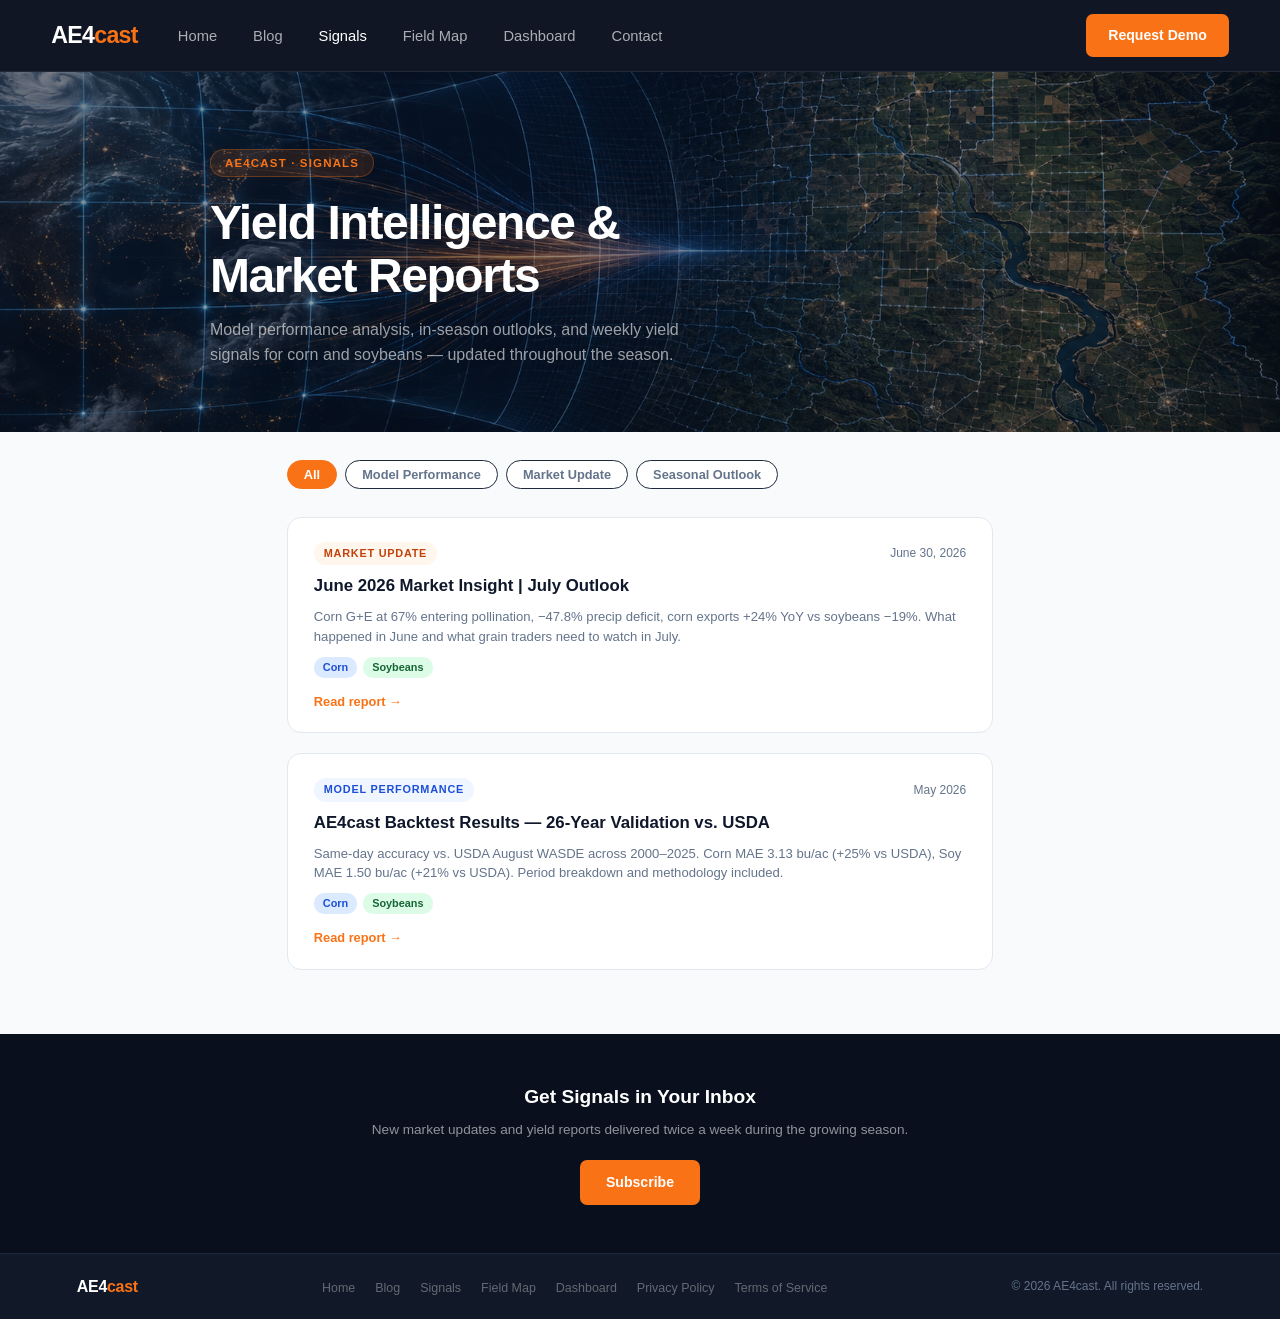
<file: signals.html>
<!DOCTYPE html>
<html lang="en">
<head>
<meta charset="UTF-8">
<meta name="viewport" content="width=device-width, initial-scale=1.0">
<title>Signals — AE4cast Yield Intelligence & Market Reports</title>
<style>
  *, *::before, *::after { box-sizing: border-box; margin: 0; padding: 0; }

  :root {
    --orange:    #f97316;
    --orange-dk: #ea6c0a;
    --dark:      #0a0f1e;
    --dark2:     #111827;
    --dark3:     #1e293b;
    --slate:     #334155;
    --muted:     #64748b;
    --border:    #1e293b;
    --white:     #ffffff;
    --offwhite:  #f8fafc;
    --corn:      #3b82f6;
    --soy:       #22c55e;
    --text-dark: #0f172a;
  }

  body {
    font-family: "Inter", "Helvetica Neue", Arial, sans-serif;
    background: var(--offwhite);
    color: var(--text-dark);
    line-height: 1.6;
    font-size: 16px;
  }

  a { color: inherit; text-decoration: none; }

  /* ── NAV ────────────────────────────────────────────────────── */
  .nav {
    position: sticky;
    top: 0;
    z-index: 100;
    background: rgba(10,15,30,0.97);
    backdrop-filter: blur(14px);
    border-bottom: 1px solid rgba(255,255,255,0.08);
    padding: 0 clamp(24px, 4vw, 72px);
    display: flex;
    align-items: center;
    height: 72px;
    gap: 40px;
  }
  .nav-logo {
    font-size: 1.45rem;
    font-weight: 900;
    letter-spacing: -0.03em;
    color: var(--white);
    flex-shrink: 0;
  }
  .nav-logo span { color: var(--orange); }
  .nav-links {
    display: flex;
    gap: 36px;
    list-style: none;
    flex: 1;
  }
  .nav-links a {
    font-size: 0.92rem;
    font-weight: 500;
    color: rgba(255,255,255,0.65);
    transition: color 0.15s;
  }
  .nav-links a:hover { color: var(--white); }
  .nav-links a.active { color: var(--white); }
  .nav-cta {
    background: var(--orange);
    color: var(--white);
    font-size: 0.88rem;
    font-weight: 700;
    padding: 10px 22px;
    border-radius: 7px;
    transition: background 0.15s;
    flex-shrink: 0;
  }
  .nav-cta:hover { background: var(--orange-dk); }
  /* ── HAMBURGER BUTTON ───────────────────────────────────── */
  .nav-hamburger {
    display: none;
    flex-direction: column;
    gap: 5px;
    background: none;
    border: none;
    cursor: pointer;
    padding: 6px;
    margin-left: auto;
    flex-shrink: 0;
  }
  .nav-hamburger span {
    display: block;
    width: 22px;
    height: 2px;
    background: rgba(255,255,255,0.85);
    border-radius: 2px;
    transition: transform 0.22s, opacity 0.22s;
  }
  .nav-hamburger.open span:nth-child(1) { transform: translateY(7px) rotate(45deg); }
  .nav-hamburger.open span:nth-child(2) { opacity: 0; }
  .nav-hamburger.open span:nth-child(3) { transform: translateY(-7px) rotate(-45deg); }

  @media (max-width: 640px) {
    .nav { flex-wrap: wrap; height: auto; min-height: 72px; padding-top: 0; padding-bottom: 0; }
    .nav-hamburger { display: flex; }
    .nav-cta { display: none; }
    .nav-links {
      display: none;
      width: 100%;
      flex-direction: column;
      gap: 0;
      padding: 4px 0 12px;
      flex: none;
    }
    .nav-links.open { display: flex; }
    .nav-links li { border-top: 1px solid rgba(255,255,255,0.06); }
    .nav-links a { display: block; padding: 12px 4px; font-size: 1rem; color: rgba(255,255,255,0.75); }
  }

  /* ── PAGE HEADER ────────────────────────────────────────────── */
  .page-header {
    background:
      linear-gradient(160deg, rgba(13,20,36,0.55) 0%, rgba(10,15,30,0.42) 40%, rgba(12,21,32,0.55) 100%),
      url('image/ae4casthomepage1.png') center / cover no-repeat;
    padding: clamp(48px, 6vw, 80px) clamp(24px, 6vw, 80px) clamp(40px, 5vw, 64px);
    color: var(--white);
  }
  .page-header-inner { max-width: 860px; margin: 0 auto; }
  .page-eyebrow {
    display: inline-flex;
    align-items: center;
    gap: 8px;
    background: rgba(249,115,22,0.12);
    border: 1px solid rgba(249,115,22,0.3);
    border-radius: 20px;
    padding: 4px 14px;
    font-size: 0.72rem;
    font-weight: 700;
    letter-spacing: 0.1em;
    text-transform: uppercase;
    color: var(--orange);
    margin-bottom: 20px;
  }
  .page-header h1 {
    font-size: clamp(2rem, 4.5vw, 3rem);
    font-weight: 800;
    letter-spacing: -0.03em;
    line-height: 1.1;
    margin-bottom: 14px;
  }
  .page-header p {
    font-size: 1rem;
    color: rgba(255,255,255,0.6);
    max-width: 520px;
  }

  /* ── FILTERS ────────────────────────────────────────────────── */
  .filters {
    max-width: 860px;
    margin: 0 auto;
    padding: 28px clamp(24px, 6vw, 80px) 0;
    display: flex;
    gap: 8px;
    flex-wrap: wrap;
  }
  .filter-btn {
    font-size: 0.8rem;
    font-weight: 600;
    padding: 6px 16px;
    border-radius: 20px;
    border: 1px solid var(--border);
    background: var(--white);
    color: var(--muted);
    cursor: pointer;
    transition: all 0.15s;
  }
  .filter-btn:hover { border-color: var(--orange); color: var(--orange); }
  .filter-btn.active {
    background: var(--orange);
    border-color: var(--orange);
    color: var(--white);
  }

  /* ── REPORT GRID ────────────────────────────────────────────── */
  .reports-wrap {
    max-width: 860px;
    margin: 0 auto;
    padding: 28px clamp(24px, 6vw, 80px) 64px;
  }
  .reports-grid {
    display: grid;
    grid-template-columns: repeat(auto-fill, minmax(360px, 1fr));
    gap: 20px;
  }
  @media (max-width: 480px) { .reports-grid { grid-template-columns: 1fr; } }

  /* ── REPORT CARD ────────────────────────────────────────────── */
  .report-card {
    background: var(--white);
    border: 1px solid #e2e8f0;
    border-radius: 14px;
    padding: 24px 26px 20px;
    display: flex;
    flex-direction: column;
    gap: 10px;
    transition: box-shadow 0.18s, transform 0.18s;
    cursor: pointer;
  }
  .report-card:hover {
    box-shadow: 0 8px 32px rgba(0,0,0,0.10);
    transform: translateY(-2px);
  }
  .card-top {
    display: flex;
    align-items: center;
    justify-content: space-between;
    gap: 8px;
  }
  .card-tag {
    font-size: 0.68rem;
    font-weight: 700;
    letter-spacing: 0.07em;
    text-transform: uppercase;
    padding: 3px 10px;
    border-radius: 20px;
  }
  .tag-model    { background: #eff6ff; color: #1d4ed8; }
  .tag-market   { background: #fff7ed; color: #c2410c; }
  .tag-outlook  { background: #f0fdf4; color: #15803d; }
  .tag-special  { background: #fdf4ff; color: #7e22ce; }

  .card-date {
    font-size: 0.75rem;
    color: var(--muted);
    font-weight: 500;
  }
  .card-title {
    font-size: 1.05rem;
    font-weight: 700;
    color: var(--text-dark);
    line-height: 1.3;
  }
  .card-desc {
    font-size: 0.82rem;
    color: var(--muted);
    line-height: 1.5;
    flex: 1;
  }
  .card-crops {
    display: flex;
    gap: 6px;
    flex-wrap: wrap;
  }
  .crop-pill {
    font-size: 0.68rem;
    font-weight: 600;
    padding: 2px 9px;
    border-radius: 10px;
  }
  .pill-corn { background: #dbeafe; color: #1d4ed8; }
  .pill-soy  { background: #dcfce7; color: #166534; }
  .card-link {
    font-size: 0.8rem;
    font-weight: 700;
    color: var(--orange);
    display: flex;
    align-items: center;
    gap: 4px;
    margin-top: 4px;
    transition: gap 0.15s;
  }
  .report-card:hover .card-link { gap: 8px; }

  /* ── EMPTY STATE ────────────────────────────────────────────── */
  .empty-state {
    grid-column: 1 / -1;
    text-align: center;
    padding: 48px 0;
    color: var(--muted);
    font-size: 0.9rem;
  }

  /* ── SUBSCRIBE BAR ──────────────────────────────────────────── */
  .subscribe-bar {
    background: var(--dark);
    padding: clamp(32px, 4vw, 48px) clamp(24px, 6vw, 80px);
    text-align: center;
    color: var(--white);
  }
  .subscribe-bar h3 {
    font-size: 1.2rem;
    font-weight: 700;
    margin-bottom: 6px;
  }
  .subscribe-bar p {
    font-size: 0.85rem;
    color: rgba(255,255,255,0.55);
    margin-bottom: 20px;
  }
  .subscribe-bar a {
    background: var(--orange);
    color: var(--white);
    font-size: 0.88rem;
    font-weight: 700;
    padding: 11px 26px;
    border-radius: 7px;
    display: inline-block;
    transition: background 0.15s;
  }
  .subscribe-bar a:hover { background: var(--orange-dk); }

  /* ── FOOTER ─────────────────────────────────────────────────── */
  .footer {
    background: var(--dark2);
    border-top: 1px solid var(--border);
    padding: 20px clamp(24px, 6vw, 80px);
    display: flex;
    align-items: center;
    justify-content: space-between;
    flex-wrap: wrap;
    gap: 12px;
  }
  .footer-logo { font-size: 1rem; font-weight: 900; color: var(--white); letter-spacing: -0.02em; }
  .footer-logo span { color: var(--orange); }
  .footer-links { display: flex; gap: 20px; list-style: none; flex-wrap: wrap; }
  .footer-links a { font-size: 0.78rem; color: rgba(255,255,255,0.35); transition: color 0.15s; }
  .footer-links a:hover { color: rgba(255,255,255,0.7); }
  .footer-copy { font-size: 0.75rem; color: var(--muted); }
</style>
</head>
<body>

<!-- NAV -->
<nav class="nav">
  <a href="index.html" class="nav-logo">AE4<span>cast</span></a>
  <ul class="nav-links">
    <li><a href="index.html">Home</a></li>
    <li><a href="blog.html">Blog</a></li>
    <li><a href="signals.html" class="active">Signals</a></li>
    <li><a href="map/index.html">Field Map</a></li>
    <li><a href="dashboard.html">Dashboard</a></li>
    <li><a href="contact.html">Contact</a></li>
  </ul>
  <a href="index.html#open-demo" class="nav-cta">Request Demo</a>
  <button class="nav-hamburger" id="nav-hamburger" aria-label="Open menu" onclick="toggleMobileNav()">
    <span></span><span></span><span></span>
  </button>
</nav>

<!-- PAGE HEADER -->
<div class="page-header">
  <div class="page-header-inner">
    <span class="page-eyebrow">AE4cast · Signals</span>
    <h1>Yield Intelligence &amp;<br>Market Reports</h1>
    <p>Model performance analysis, in-season outlooks, and weekly yield signals for corn and soybeans — updated throughout the season.</p>
  </div>
</div>

<!-- FILTERS -->
<div class="filters">
  <button class="filter-btn active" onclick="filterReports('all', this)">All</button>
  <button class="filter-btn" onclick="filterReports('model', this)">Model Performance</button>
  <button class="filter-btn" onclick="filterReports('market', this)">Market Update</button>
  <button class="filter-btn" onclick="filterReports('outlook', this)">Seasonal Outlook</button>
</div>

<!-- REPORTS GRID -->
<div class="reports-wrap">
  <div class="reports-grid" id="reports-grid">

    <!-- ── ADD NEW REPORTS AT THE TOP ─────────────────────────────
         Copy a report-card block, update the data-category, date,
         title, description, crop pills, and href, then save.
         Categories: model | market | outlook | special
    ──────────────────────────────────────────────────────────── -->

    <!-- JUNE 2026 MARKET INSIGHT — most recent first -->
    <a href="signals-june-2026-market-insight.html" class="report-card" data-category="market">
      <div class="card-top">
        <span class="card-tag tag-market">Market Update</span>
        <span class="card-date">June 30, 2026</span>
      </div>
      <div class="card-title">June 2026 Market Insight | July Outlook</div>
      <div class="card-desc">Corn G+E at 67% entering pollination, −47.8% precip deficit, corn exports +24% YoY vs soybeans −19%. What happened in June and what grain traders need to watch in July.</div>
      <div class="card-crops">
        <span class="crop-pill pill-corn">Corn</span>
        <span class="crop-pill pill-soy">Soybeans</span>
      </div>
      <span class="card-link">Read report →</span>
    </a>

    <!-- MODEL PERFORMANCE REPORT -->
    <a href="performance.html" class="report-card" data-category="model">
      <div class="card-top">
        <span class="card-tag tag-model">Model Performance</span>
        <span class="card-date">May 2026</span>
      </div>
      <div class="card-title">AE4cast Backtest Results — 26-Year Validation vs. USDA</div>
      <div class="card-desc">Same-day accuracy vs. USDA August WASDE across 2000–2025. Corn MAE 3.13 bu/ac (+25% vs USDA), Soy MAE 1.50 bu/ac (+21% vs USDA). Period breakdown and methodology included.</div>
      <div class="card-crops">
        <span class="crop-pill pill-corn">Corn</span>
        <span class="crop-pill pill-soy">Soybeans</span>
      </div>
      <span class="card-link">Read report →</span>
    </a>

  </div>
</div>

<!-- SUBSCRIBE BAR -->
<div class="subscribe-bar">
  <h3>Get Signals in Your Inbox</h3>
  <p>New market updates and yield reports delivered twice a week during the growing season.</p>
  <a href="contact.html">Subscribe</a>
</div>

<!-- FOOTER -->
<footer class="footer">
  <span class="footer-logo">AE4<span>cast</span></span>
  <ul class="footer-links">
    <li><a href="index.html">Home</a></li>
    <li><a href="blog.html">Blog</a></li>
    <li><a href="signals.html">Signals</a></li>
    <li><a href="map/index.html">Field Map</a></li>
    <li><a href="dashboard.html">Dashboard</a></li>
    <li><a href="privacy-policy.html">Privacy Policy</a></li>
    <li><a href="terms.html">Terms of Service</a></li>
  </ul>
  <span class="footer-copy">© 2026 AE4cast. All rights reserved.</span>
</footer>

<script>
function filterReports(category, btn) {
  // Update active button
  document.querySelectorAll('.filter-btn').forEach(b => b.classList.remove('active'));
  btn.classList.add('active');

  // Show/hide cards
  document.querySelectorAll('.report-card').forEach(card => {
    const match = category === 'all' || card.dataset.category === category;
    card.style.display = match ? '' : 'none';
  });
}

function toggleMobileNav() {
  const links = document.querySelector('.nav-links');
  const btn   = document.getElementById('nav-hamburger');
  links.classList.toggle('open');
  btn.classList.toggle('open');
}
document.addEventListener('DOMContentLoaded', function() {
  document.querySelectorAll('.nav-links a').forEach(function(link) {
    link.addEventListener('click', function() {
      document.querySelector('.nav-links').classList.remove('open');
      document.getElementById('nav-hamburger').classList.remove('open');
    });
  });
});
</script>
</body>
</html>
</file>
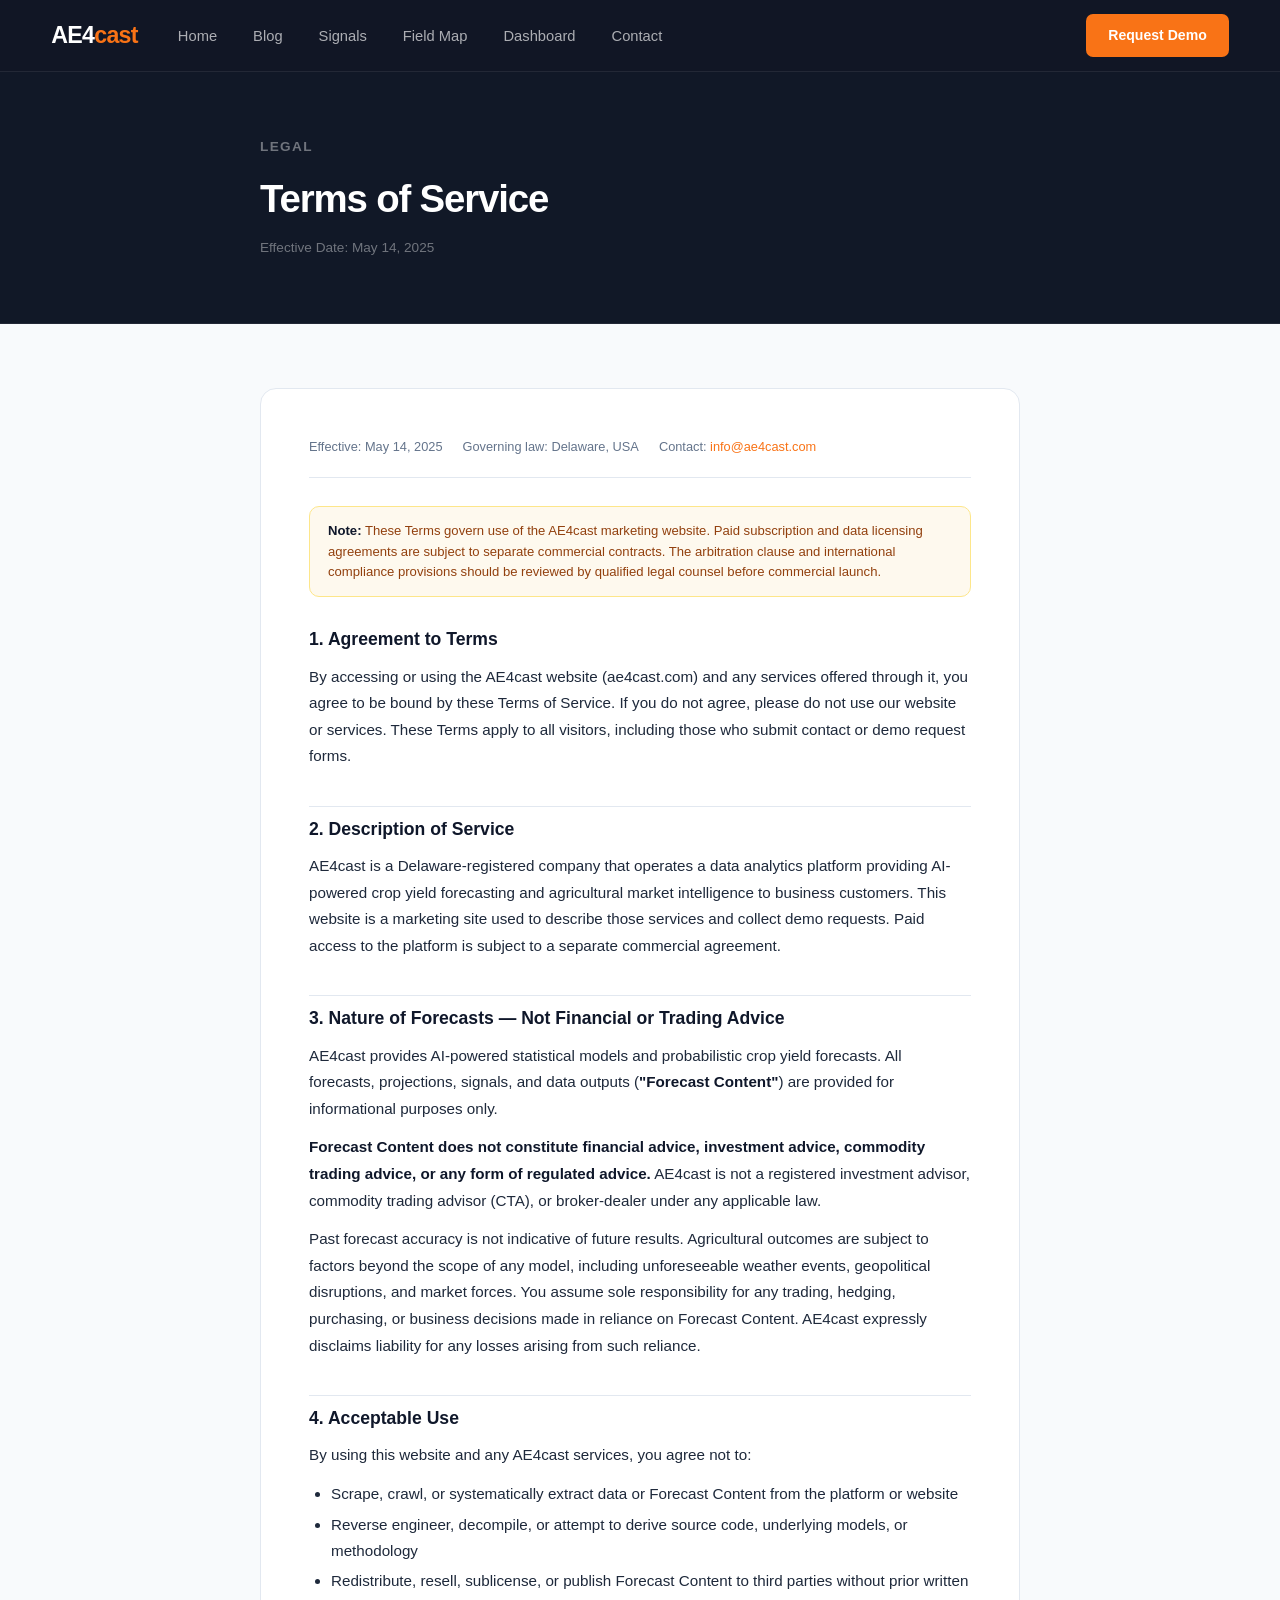
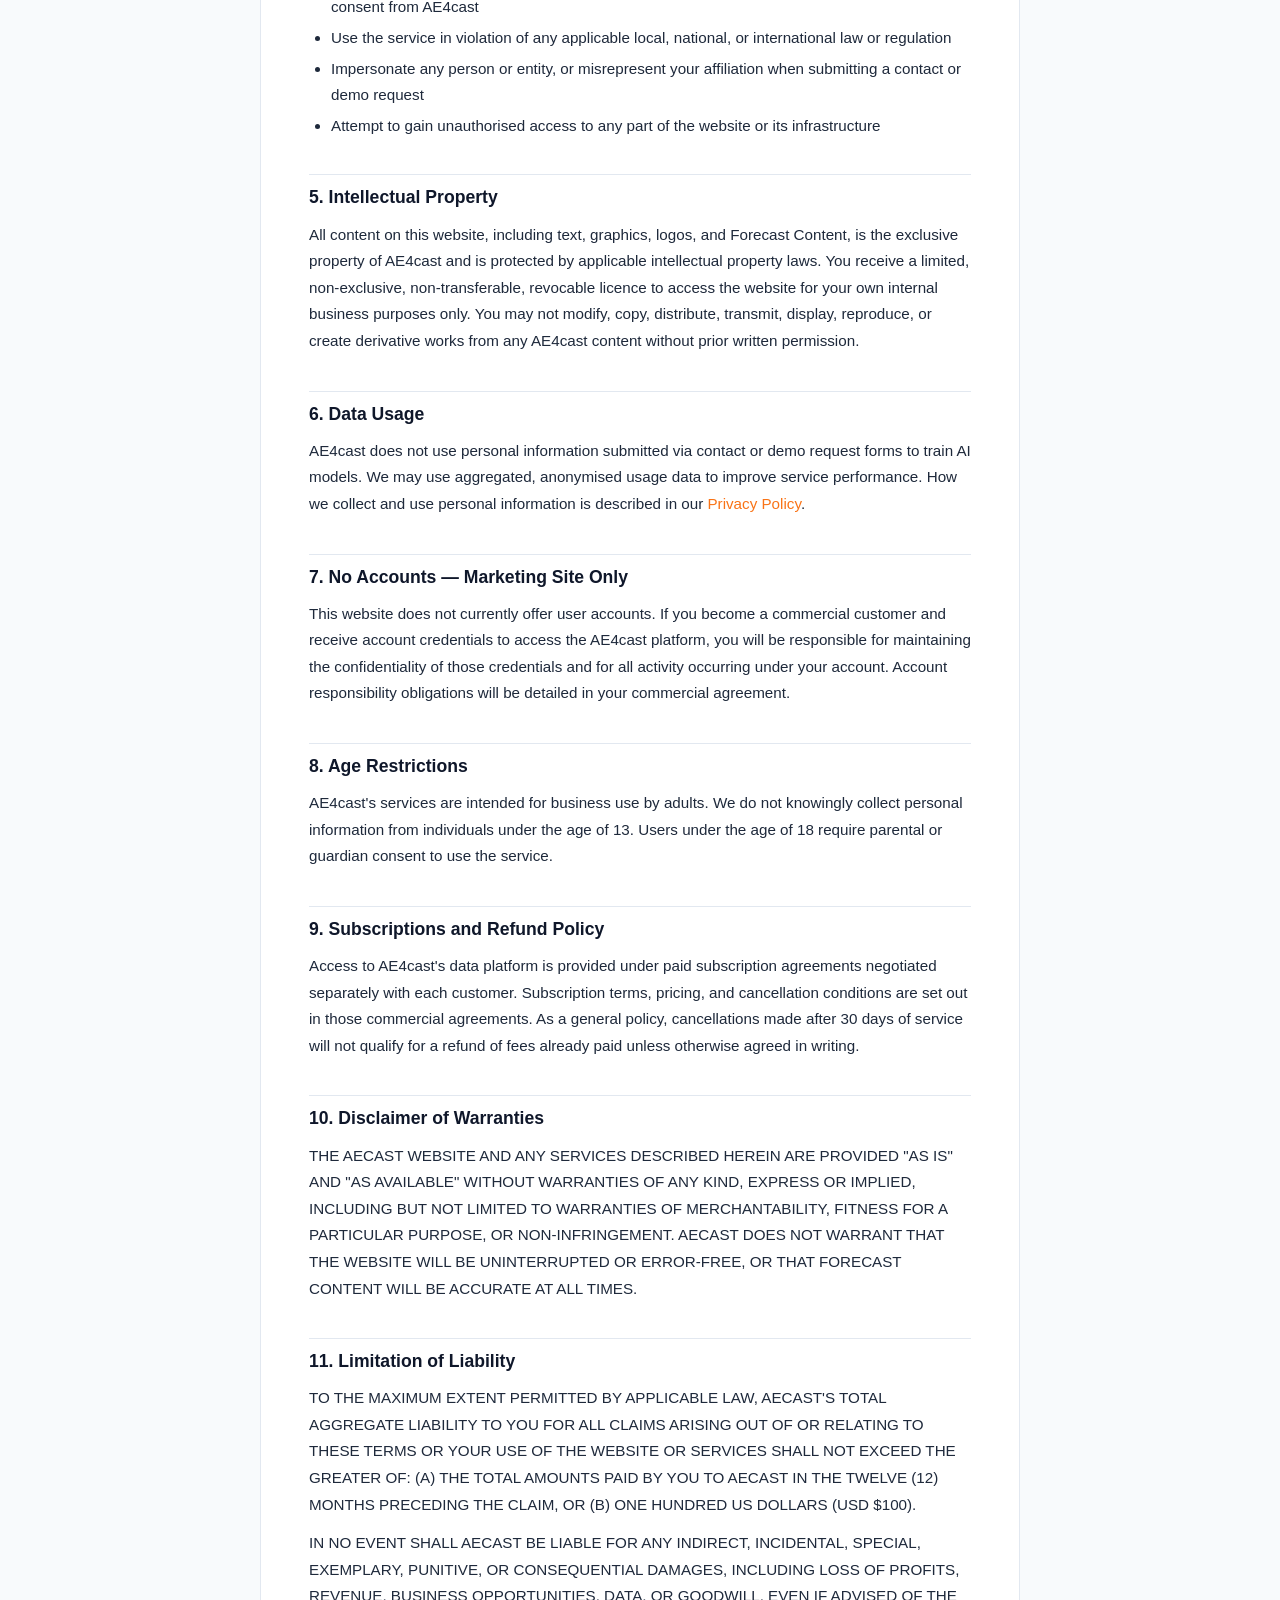
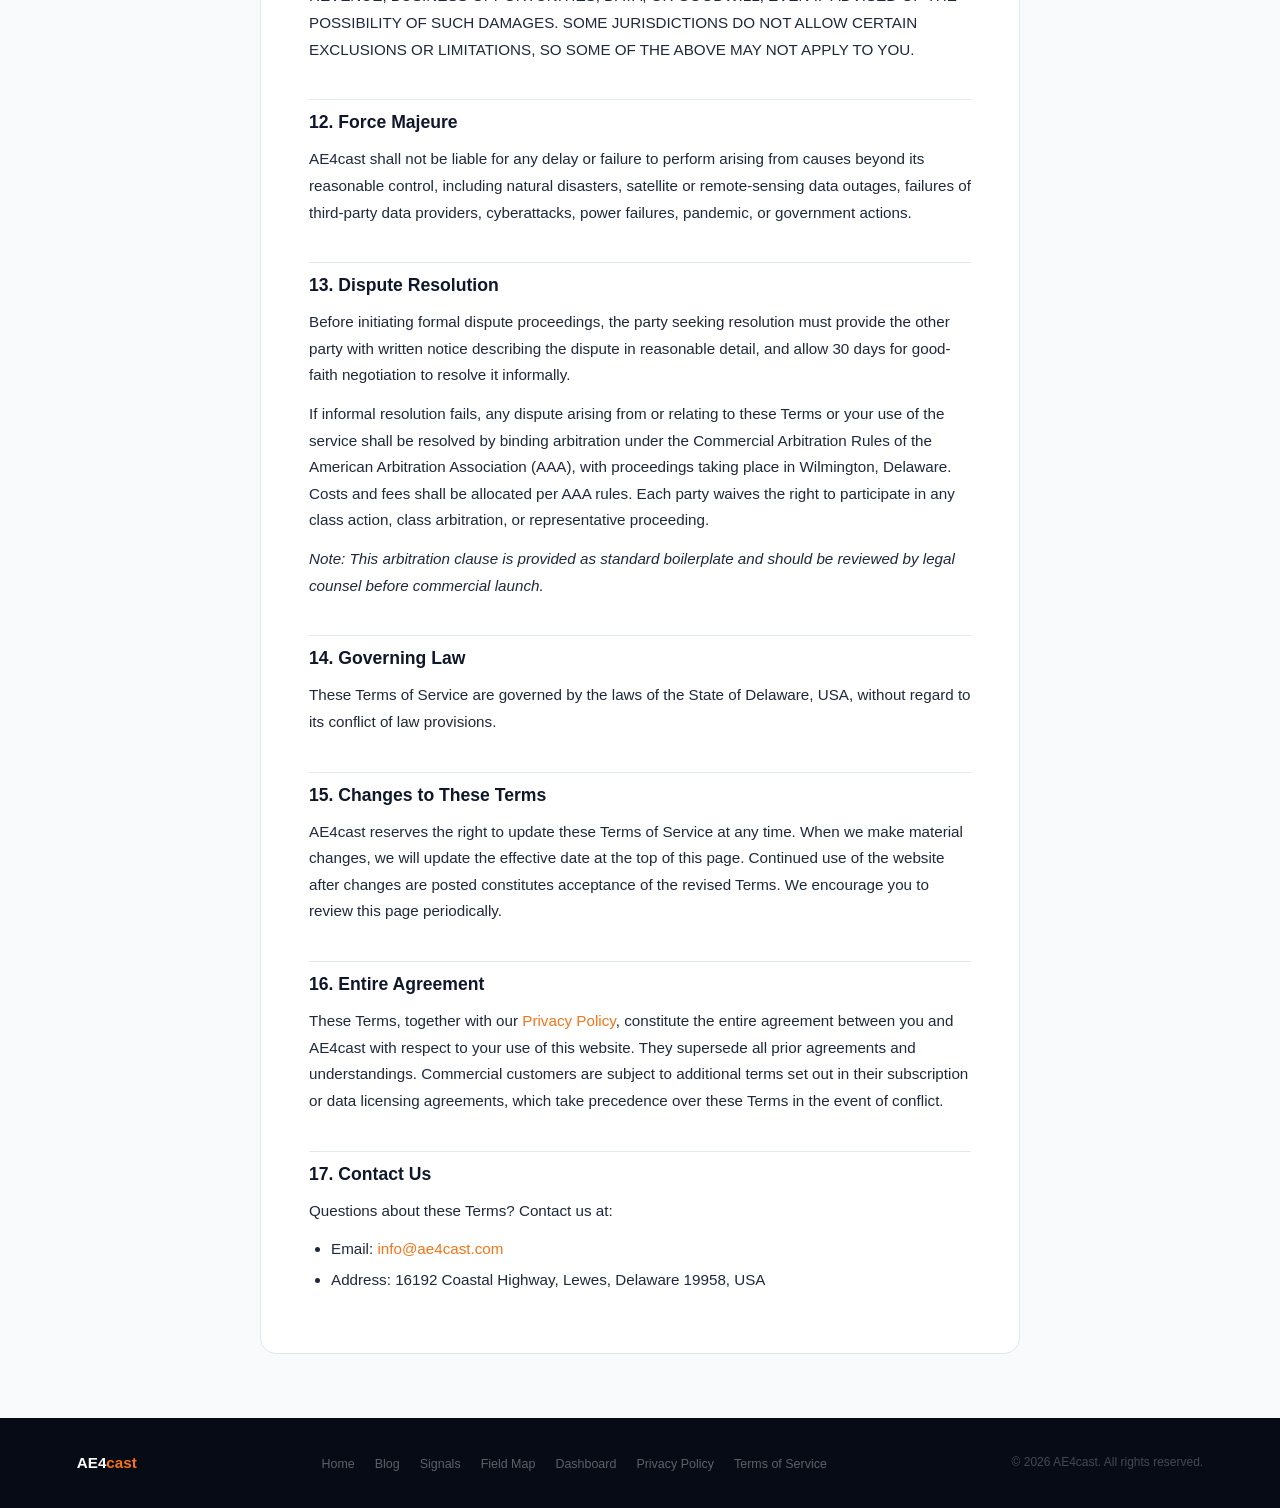
<file: terms.html>
<!DOCTYPE html>
<html lang="en">
<head>
<meta charset="UTF-8">
<meta name="viewport" content="width=device-width, initial-scale=1.0">
<title>Terms of Service — AE4cast</title>
<style>
  *, *::before, *::after { box-sizing: border-box; margin: 0; padding: 0; }
  :root {
    --orange:    #f97316;
    --orange-dk: #ea6c0a;
    --dark:      #0a0f1e;
    --dark2:     #111827;
    --muted:     #64748b;
    --border-lt: #e2e8f0;
    --white:     #ffffff;
    --offwhite:  #f8fafc;
    --text-dark: #0f172a;
  }
  html { scroll-behavior: smooth; }
  body { font-family: "Inter", "Helvetica Neue", Arial, sans-serif; background: var(--offwhite); color: var(--text-dark); line-height: 1.6; font-size: 16px; }
  a { color: inherit; text-decoration: none; }

  .nav { position: sticky; top: 0; z-index: 100; background: rgba(10,15,30,0.97); backdrop-filter: blur(14px); border-bottom: 1px solid rgba(255,255,255,0.08); padding: 0 clamp(24px,4vw,72px); display: flex; align-items: center; height: 72px; gap: 40px; }
  .nav-logo { font-size: 1.45rem; font-weight: 900; letter-spacing: -0.03em; color: var(--white); flex-shrink: 0; }
  .nav-logo span { color: var(--orange); }
  .nav-links { display: flex; gap: 36px; list-style: none; flex: 1; }
  .nav-links a { font-size: 0.92rem; font-weight: 500; color: rgba(255,255,255,0.65); transition: color 0.15s; }
  .nav-links a:hover { color: var(--white); }
  .nav-cta { background: var(--orange); color: var(--white); font-size: 0.88rem; font-weight: 700; padding: 10px 22px; border-radius: 7px; transition: background 0.15s; flex-shrink: 0; }
  .nav-cta:hover { background: var(--orange-dk); }

  .page-header { background: var(--dark2); padding: clamp(40px,6vw,64px) clamp(20px,6vw,80px); border-bottom: 1px solid rgba(255,255,255,0.07); }
  .page-header-inner { max-width: 760px; margin: 0 auto; }
  .page-eyebrow { font-size: 0.72rem; font-weight: 700; letter-spacing: 0.1em; text-transform: uppercase; color: var(--orange); margin-bottom: 10px; }
  .page-header h1 { font-size: clamp(1.6rem,3.5vw,2.4rem); font-weight: 800; letter-spacing: -0.03em; color: var(--white); margin-bottom: 8px; }
  .page-header p { font-size: 0.85rem; color: rgba(255,255,255,0.4); }

  .content-wrap { padding: clamp(40px,6vw,64px) clamp(20px,6vw,80px); }
  .content { max-width: 760px; margin: 0 auto; background: var(--white); border: 1px solid var(--border-lt); border-radius: 16px; padding: clamp(28px,4vw,48px); }
  .content h2 { font-size: 1.1rem; font-weight: 800; margin: 36px 0 10px; color: var(--text-dark); padding-top: 8px; border-top: 1px solid var(--border-lt); }
  .content h2:first-of-type { margin-top: 0; border-top: none; padding-top: 0; }
  .content p { font-size: 0.95rem; line-height: 1.75; color: #1e293b; margin-bottom: 12px; }
  .content ul, .content ol { margin: 0 0 12px 22px; }
  .content li { font-size: 0.95rem; line-height: 1.7; color: #1e293b; margin-bottom: 5px; }
  .content a { color: var(--orange); }
  .content a:hover { text-decoration: underline; }
  .content strong { font-weight: 700; color: var(--text-dark); }
  .meta-bar { font-size: 0.8rem; color: var(--muted); margin-bottom: 28px; padding-bottom: 20px; border-bottom: 1px solid var(--border-lt); display: flex; gap: 20px; flex-wrap: wrap; }
  .legal-note { background: #fef9ee; border: 1px solid #fde68a; border-radius: 10px; padding: 14px 18px; margin-bottom: 28px; font-size: 0.82rem; color: #92400e; line-height: 1.55; }
  .caps { font-size: 0.85rem; line-height: 1.65; }

  .footer { background: #060b15; padding: 32px clamp(20px,6vw,80px); display: flex; align-items: center; justify-content: space-between; flex-wrap: wrap; gap: 16px; }
  .footer-logo { font-size: 0.95rem; font-weight: 800; color: var(--white); }
  .footer-logo span { color: var(--orange); }
  .footer-links { display: flex; gap: 20px; list-style: none; flex-wrap: wrap; }
  .footer-links a { font-size: 0.78rem; color: rgba(255,255,255,0.35); transition: color 0.15s; }
  .footer-links a:hover { color: rgba(255,255,255,0.7); }
  .footer-copy { font-size: 0.75rem; color: rgba(255,255,255,0.25); }

  /* ── HAMBURGER BUTTON ───────────────────────────────────── */
  .nav-hamburger {
    display: none;
    flex-direction: column;
    gap: 5px;
    background: none;
    border: none;
    cursor: pointer;
    padding: 6px;
    margin-left: auto;
    flex-shrink: 0;
  }
  .nav-hamburger span {
    display: block;
    width: 22px;
    height: 2px;
    background: rgba(255,255,255,0.85);
    border-radius: 2px;
    transition: transform 0.22s, opacity 0.22s;
  }
  .nav-hamburger.open span:nth-child(1) { transform: translateY(7px) rotate(45deg); }
  .nav-hamburger.open span:nth-child(2) { opacity: 0; }
  .nav-hamburger.open span:nth-child(3) { transform: translateY(-7px) rotate(-45deg); }

  @media (max-width: 640px) {
    .nav { flex-wrap: wrap; height: auto; min-height: 72px; padding-top: 0; padding-bottom: 0; }
    .nav-hamburger { display: flex; }
    .nav-cta { display: none; }
    .nav-links {
      display: none;
      width: 100%;
      flex-direction: column;
      gap: 0;
      padding: 4px 0 12px;
      flex: none;
    }
    .nav-links.open { display: flex; }
    .nav-links li { border-top: 1px solid rgba(255,255,255,0.06); }
    .nav-links a { display: block; padding: 12px 4px; font-size: 1rem; color: rgba(255,255,255,0.75); }
  }
</style>
</head>
<body>

<nav class="nav">
  <a href="index.html" class="nav-logo">AE4<span>cast</span></a>
  <ul class="nav-links">
    <li><a href="index.html">Home</a></li>
    <li><a href="blog.html">Blog</a></li>
    <li><a href="signals.html">Signals</a></li>
    <li><a href="map/index.html">Field Map</a></li>
    <li><a href="dashboard.html">Dashboard</a></li>
    <li><a href="contact.html">Contact</a></li>
  </ul>
  <a href="index.html#open-demo" class="nav-cta">Request Demo</a>
  <button class="nav-hamburger" id="nav-hamburger" aria-label="Open menu" onclick="toggleMobileNav()">
    <span></span><span></span><span></span>
  </button>
</nav>

<div class="page-header">
  <div class="page-header-inner">
    <p class="page-eyebrow">Legal</p>
    <h1>Terms of Service</h1>
    <p>Effective Date: May 14, 2025</p>
  </div>
</div>

<div class="content-wrap">
  <div class="content">

    <div class="meta-bar">
      <span>Effective: May 14, 2025</span>
      <span>Governing law: Delaware, USA</span>
      <span>Contact: <a href="mailto:info@ae4cast.com">info@ae4cast.com</a></span>
    </div>

    <div class="legal-note">
      <strong>Note:</strong> These Terms govern use of the AE4cast marketing website. Paid subscription and data licensing agreements are subject to separate commercial contracts. The arbitration clause and international compliance provisions should be reviewed by qualified legal counsel before commercial launch.
    </div>

    <h2>1. Agreement to Terms</h2>
    <p>By accessing or using the AE4cast website (ae4cast.com) and any services offered through it, you agree to be bound by these Terms of Service. If you do not agree, please do not use our website or services. These Terms apply to all visitors, including those who submit contact or demo request forms.</p>

    <h2>2. Description of Service</h2>
    <p>AE4cast is a Delaware-registered company that operates a data analytics platform providing AI-powered crop yield forecasting and agricultural market intelligence to business customers. This website is a marketing site used to describe those services and collect demo requests. Paid access to the platform is subject to a separate commercial agreement.</p>

    <h2>3. Nature of Forecasts — Not Financial or Trading Advice</h2>
    <p>AE4cast provides AI-powered statistical models and probabilistic crop yield forecasts. All forecasts, projections, signals, and data outputs (<strong>"Forecast Content"</strong>) are provided for informational purposes only.</p>
    <p><strong>Forecast Content does not constitute financial advice, investment advice, commodity trading advice, or any form of regulated advice.</strong> AE4cast is not a registered investment advisor, commodity trading advisor (CTA), or broker-dealer under any applicable law.</p>
    <p>Past forecast accuracy is not indicative of future results. Agricultural outcomes are subject to factors beyond the scope of any model, including unforeseeable weather events, geopolitical disruptions, and market forces. You assume sole responsibility for any trading, hedging, purchasing, or business decisions made in reliance on Forecast Content. AE4cast expressly disclaims liability for any losses arising from such reliance.</p>

    <h2>4. Acceptable Use</h2>
    <p>By using this website and any AE4cast services, you agree not to:</p>
    <ul>
      <li>Scrape, crawl, or systematically extract data or Forecast Content from the platform or website</li>
      <li>Reverse engineer, decompile, or attempt to derive source code, underlying models, or methodology</li>
      <li>Redistribute, resell, sublicense, or publish Forecast Content to third parties without prior written consent from AE4cast</li>
      <li>Use the service in violation of any applicable local, national, or international law or regulation</li>
      <li>Impersonate any person or entity, or misrepresent your affiliation when submitting a contact or demo request</li>
      <li>Attempt to gain unauthorised access to any part of the website or its infrastructure</li>
    </ul>

    <h2>5. Intellectual Property</h2>
    <p>All content on this website, including text, graphics, logos, and Forecast Content, is the exclusive property of AE4cast and is protected by applicable intellectual property laws. You receive a limited, non-exclusive, non-transferable, revocable licence to access the website for your own internal business purposes only. You may not modify, copy, distribute, transmit, display, reproduce, or create derivative works from any AE4cast content without prior written permission.</p>

    <h2>6. Data Usage</h2>
    <p>AE4cast does not use personal information submitted via contact or demo request forms to train AI models. We may use aggregated, anonymised usage data to improve service performance. How we collect and use personal information is described in our <a href="privacy-policy.html">Privacy Policy</a>.</p>

    <h2>7. No Accounts — Marketing Site Only</h2>
    <p>This website does not currently offer user accounts. If you become a commercial customer and receive account credentials to access the AE4cast platform, you will be responsible for maintaining the confidentiality of those credentials and for all activity occurring under your account. Account responsibility obligations will be detailed in your commercial agreement.</p>

    <h2>8. Age Restrictions</h2>
    <p>AE4cast's services are intended for business use by adults. We do not knowingly collect personal information from individuals under the age of 13. Users under the age of 18 require parental or guardian consent to use the service.</p>

    <h2>9. Subscriptions and Refund Policy</h2>
    <p>Access to AE4cast's data platform is provided under paid subscription agreements negotiated separately with each customer. Subscription terms, pricing, and cancellation conditions are set out in those commercial agreements. As a general policy, cancellations made after 30 days of service will not qualify for a refund of fees already paid unless otherwise agreed in writing.</p>

    <h2>10. Disclaimer of Warranties</h2>
    <p class="caps">THE AECAST WEBSITE AND ANY SERVICES DESCRIBED HEREIN ARE PROVIDED "AS IS" AND "AS AVAILABLE" WITHOUT WARRANTIES OF ANY KIND, EXPRESS OR IMPLIED, INCLUDING BUT NOT LIMITED TO WARRANTIES OF MERCHANTABILITY, FITNESS FOR A PARTICULAR PURPOSE, OR NON-INFRINGEMENT. AECAST DOES NOT WARRANT THAT THE WEBSITE WILL BE UNINTERRUPTED OR ERROR-FREE, OR THAT FORECAST CONTENT WILL BE ACCURATE AT ALL TIMES.</p>

    <h2>11. Limitation of Liability</h2>
    <p class="caps">TO THE MAXIMUM EXTENT PERMITTED BY APPLICABLE LAW, AECAST'S TOTAL AGGREGATE LIABILITY TO YOU FOR ALL CLAIMS ARISING OUT OF OR RELATING TO THESE TERMS OR YOUR USE OF THE WEBSITE OR SERVICES SHALL NOT EXCEED THE GREATER OF: (A) THE TOTAL AMOUNTS PAID BY YOU TO AECAST IN THE TWELVE (12) MONTHS PRECEDING THE CLAIM, OR (B) ONE HUNDRED US DOLLARS (USD $100).</p>
    <p class="caps">IN NO EVENT SHALL AECAST BE LIABLE FOR ANY INDIRECT, INCIDENTAL, SPECIAL, EXEMPLARY, PUNITIVE, OR CONSEQUENTIAL DAMAGES, INCLUDING LOSS OF PROFITS, REVENUE, BUSINESS OPPORTUNITIES, DATA, OR GOODWILL, EVEN IF ADVISED OF THE POSSIBILITY OF SUCH DAMAGES. SOME JURISDICTIONS DO NOT ALLOW CERTAIN EXCLUSIONS OR LIMITATIONS, SO SOME OF THE ABOVE MAY NOT APPLY TO YOU.</p>

    <h2>12. Force Majeure</h2>
    <p>AE4cast shall not be liable for any delay or failure to perform arising from causes beyond its reasonable control, including natural disasters, satellite or remote-sensing data outages, failures of third-party data providers, cyberattacks, power failures, pandemic, or government actions.</p>

    <h2>13. Dispute Resolution</h2>
    <p>Before initiating formal dispute proceedings, the party seeking resolution must provide the other party with written notice describing the dispute in reasonable detail, and allow 30 days for good-faith negotiation to resolve it informally.</p>
    <p>If informal resolution fails, any dispute arising from or relating to these Terms or your use of the service shall be resolved by binding arbitration under the Commercial Arbitration Rules of the American Arbitration Association (AAA), with proceedings taking place in Wilmington, Delaware. Costs and fees shall be allocated per AAA rules. Each party waives the right to participate in any class action, class arbitration, or representative proceeding.</p>
    <p><em>Note: This arbitration clause is provided as standard boilerplate and should be reviewed by legal counsel before commercial launch.</em></p>

    <h2>14. Governing Law</h2>
    <p>These Terms of Service are governed by the laws of the State of Delaware, USA, without regard to its conflict of law provisions.</p>

    <h2>15. Changes to These Terms</h2>
    <p>AE4cast reserves the right to update these Terms of Service at any time. When we make material changes, we will update the effective date at the top of this page. Continued use of the website after changes are posted constitutes acceptance of the revised Terms. We encourage you to review this page periodically.</p>

    <h2>16. Entire Agreement</h2>
    <p>These Terms, together with our <a href="privacy-policy.html">Privacy Policy</a>, constitute the entire agreement between you and AE4cast with respect to your use of this website. They supersede all prior agreements and understandings. Commercial customers are subject to additional terms set out in their subscription or data licensing agreements, which take precedence over these Terms in the event of conflict.</p>

    <h2>17. Contact Us</h2>
    <p>Questions about these Terms? Contact us at:</p>
    <ul>
      <li>Email: <a href="mailto:info@ae4cast.com">info@ae4cast.com</a></li>
      <li>Address: 16192 Coastal Highway, Lewes, Delaware 19958, USA</li>
    </ul>

  </div>
</div>

<footer class="footer">
  <span class="footer-logo">AE4<span>cast</span></span>
  <ul class="footer-links">
    <li><a href="index.html">Home</a></li>
    <li><a href="blog.html">Blog</a></li>
    <li><a href="signals.html">Signals</a></li>
    <li><a href="map/index.html">Field Map</a></li>
    <li><a href="dashboard.html">Dashboard</a></li>
    <li><a href="privacy-policy.html">Privacy Policy</a></li>
    <li><a href="terms.html">Terms of Service</a></li>
  </ul>
  <span class="footer-copy">&copy; 2026 AE4cast. All rights reserved.</span>
</footer>

<script>
function toggleMobileNav() {
  const links = document.querySelector('.nav-links');
  const btn   = document.getElementById('nav-hamburger');
  links.classList.toggle('open');
  btn.classList.toggle('open');
}
document.addEventListener('DOMContentLoaded', function() {
  document.querySelectorAll('.nav-links a').forEach(function(link) {
    link.addEventListener('click', function() {
      document.querySelector('.nav-links').classList.remove('open');
      document.getElementById('nav-hamburger').classList.remove('open');
    });
  });
});
</script>
</body>
</html>
</file>
